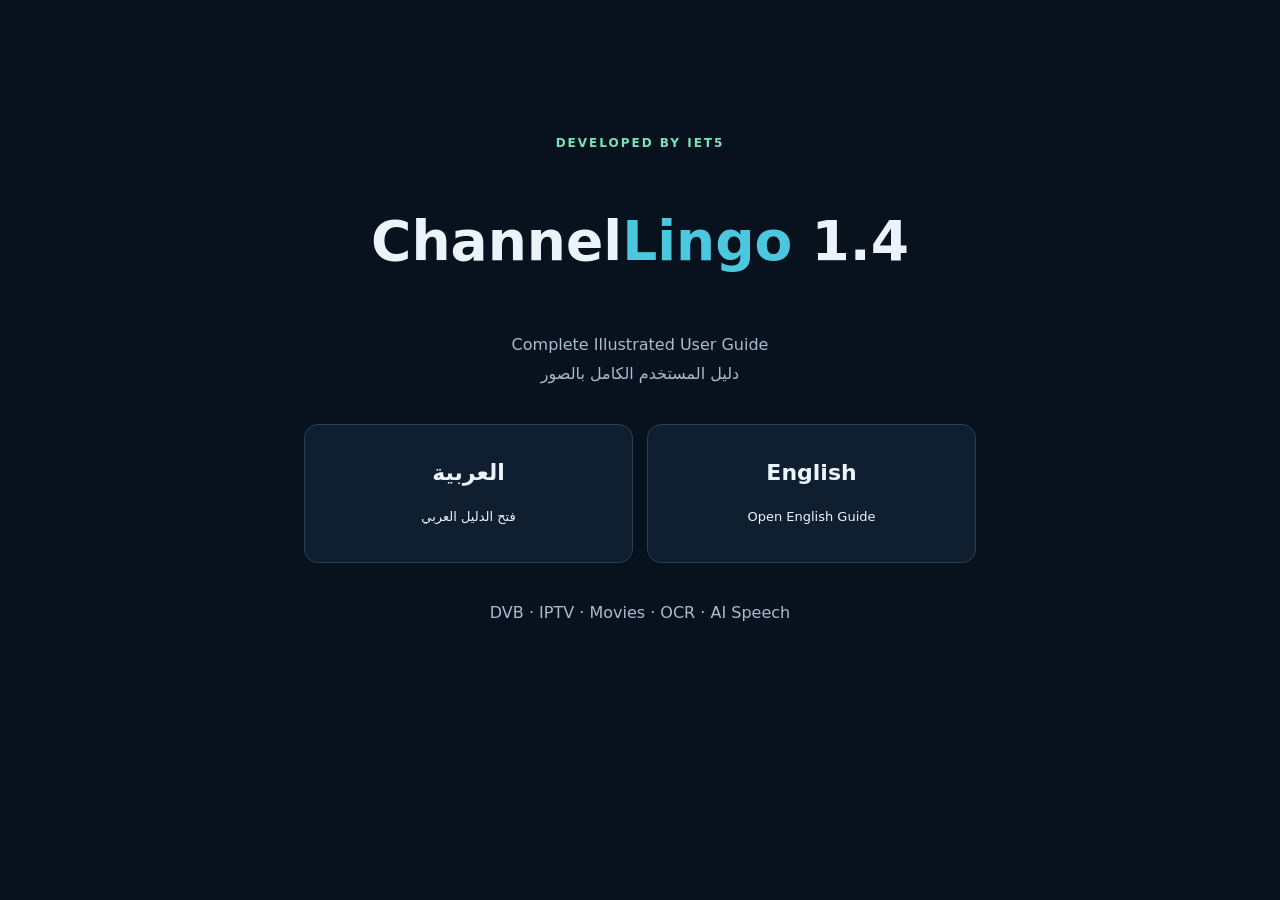
<file: User Guide/index.html>
<!doctype html><html lang="en"><head><meta charset="utf-8"><meta name="viewport" content="width=device-width,initial-scale=1"><title>ChannelLingo 1.4 — User Guide</title><link rel="stylesheet" href="style.css"><style>.pick{max-width:720px;margin:12vh auto;padding:24px;text-align:center}.pick h1{font-size:clamp(32px,5vw,55px)}.pick p{color:var(--muted)}.choices{display:grid;grid-template-columns:1fr 1fr;gap:14px;margin:35px 0}.choices a{display:block;background:var(--panel);border:1px solid var(--line);padding:28px 14px;border-radius:14px;text-decoration:none;color:var(--text);font-size:22px;font-weight:700}.choices a:hover{border-color:var(--accent);background:var(--panel2)}@media(max-width:520px){.choices{grid-template-columns:1fr}}</style></head><body><main class="pick"><div class="eyebrow">Developed by iet5</div><h1>Channel<span style="color:var(--accent)">Lingo</span> 1.4</h1><p>Complete Illustrated User Guide<br>دليل المستخدم الكامل بالصور</p><div class="choices"><a href="ar.html" lang="ar" dir="rtl">العربية<br><small style="font-size:13px;font-weight:400">فتح الدليل العربي</small></a><a href="en.html" lang="en">English<br><small style="font-size:13px;font-weight:400">Open English Guide</small></a></div><p>DVB · IPTV · Movies · OCR · AI Speech</p></main></body></html>
</file>
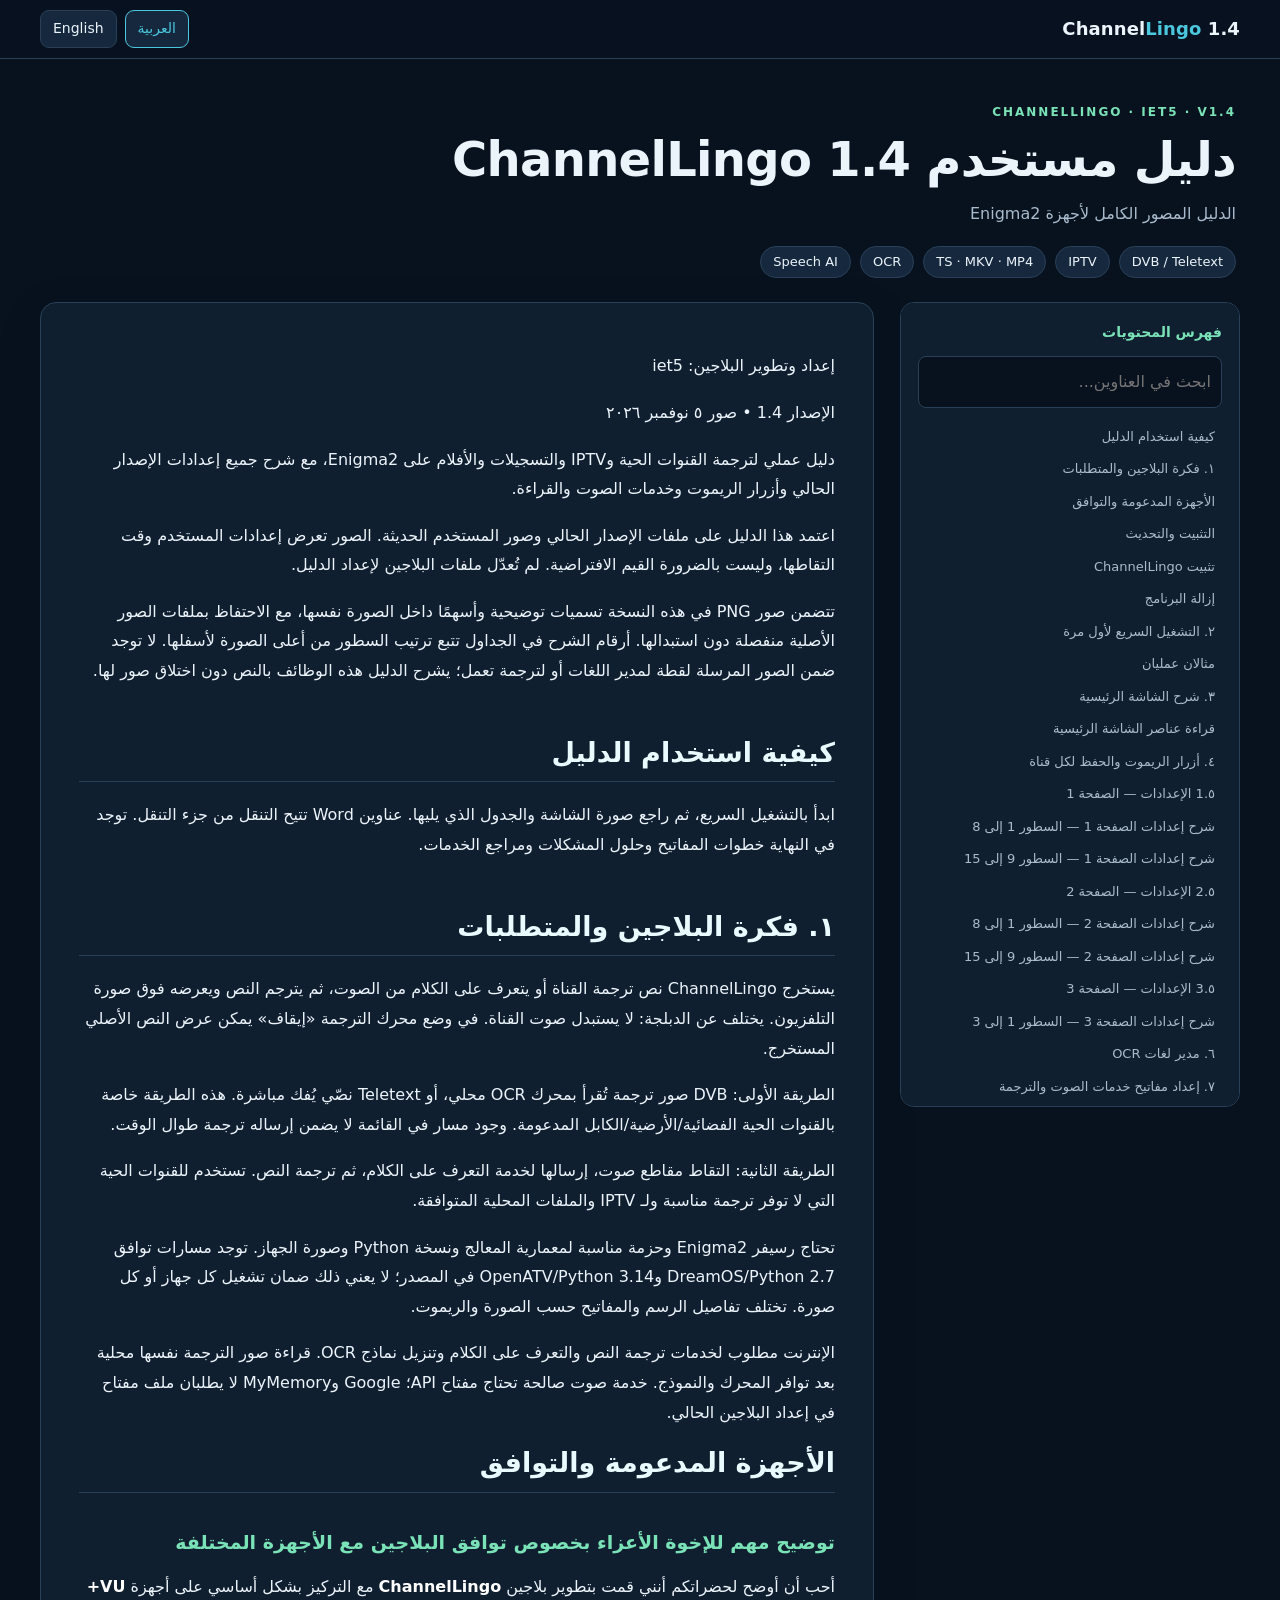
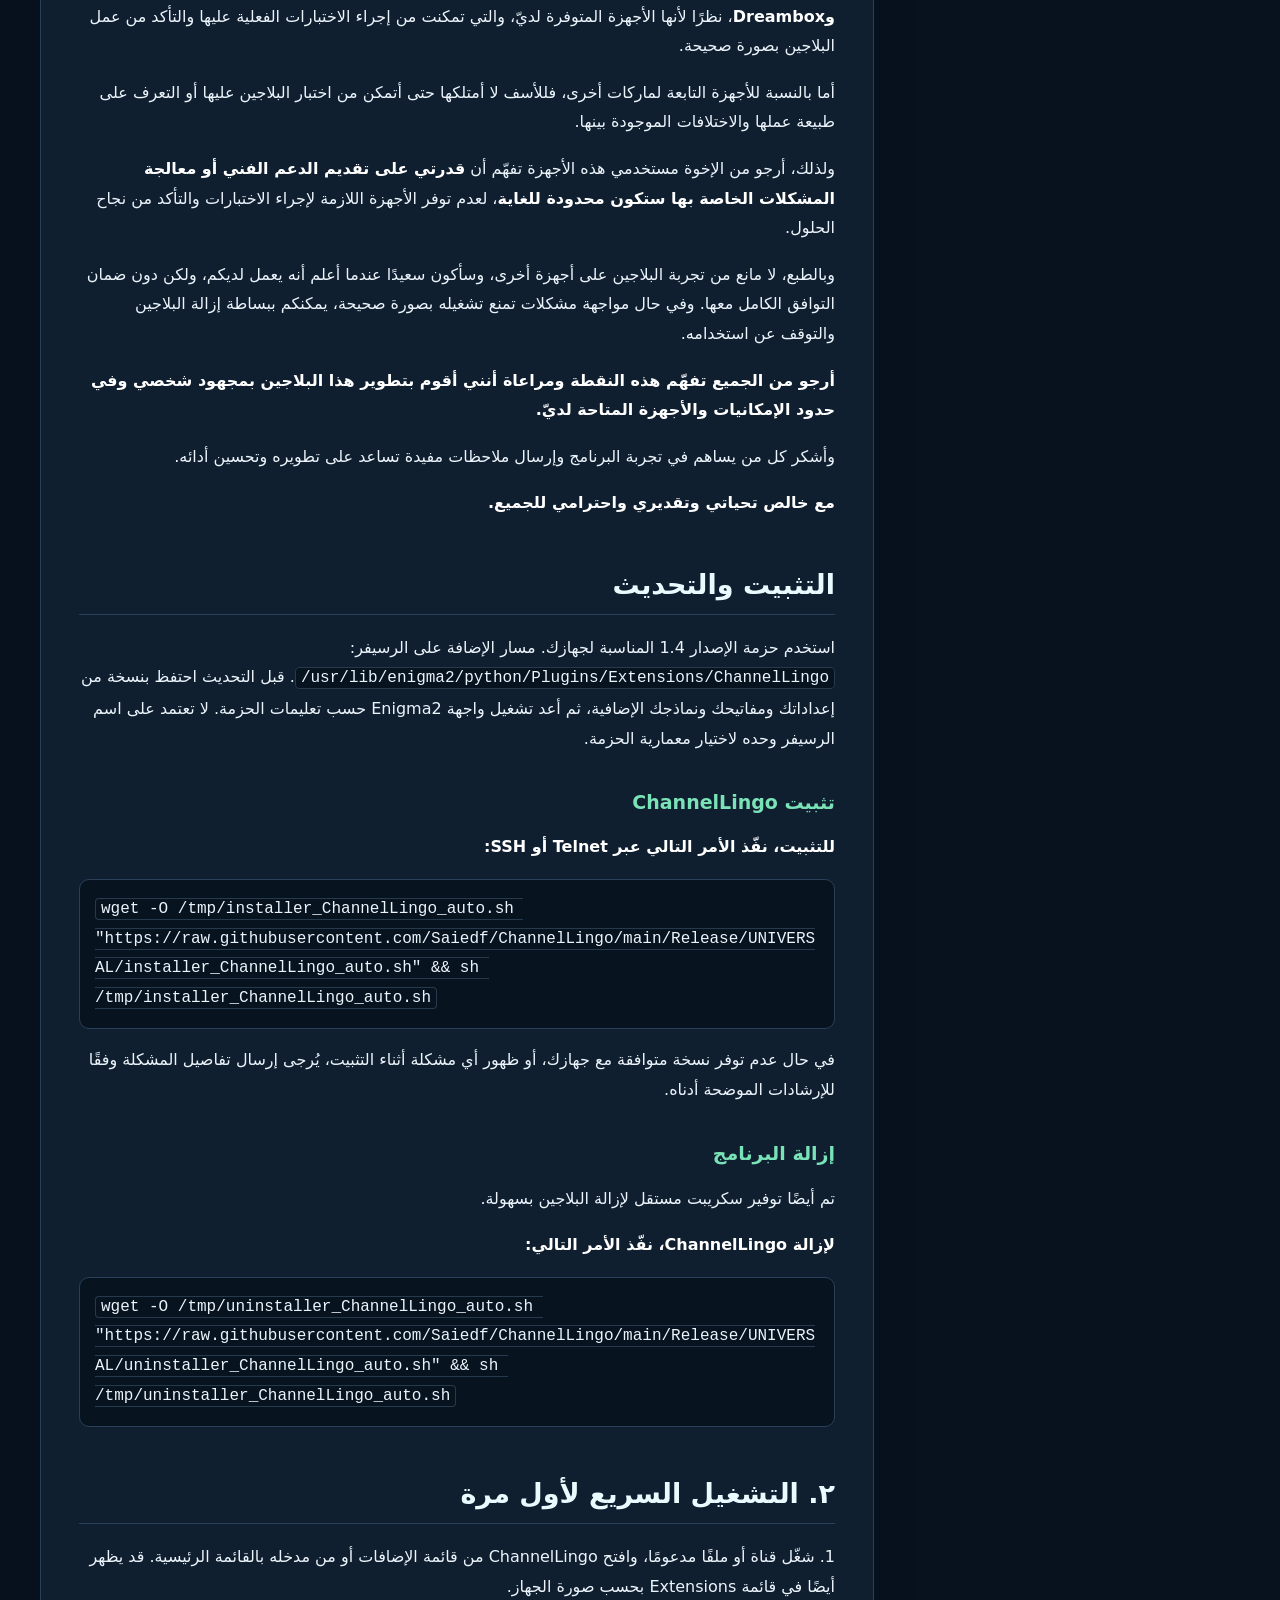
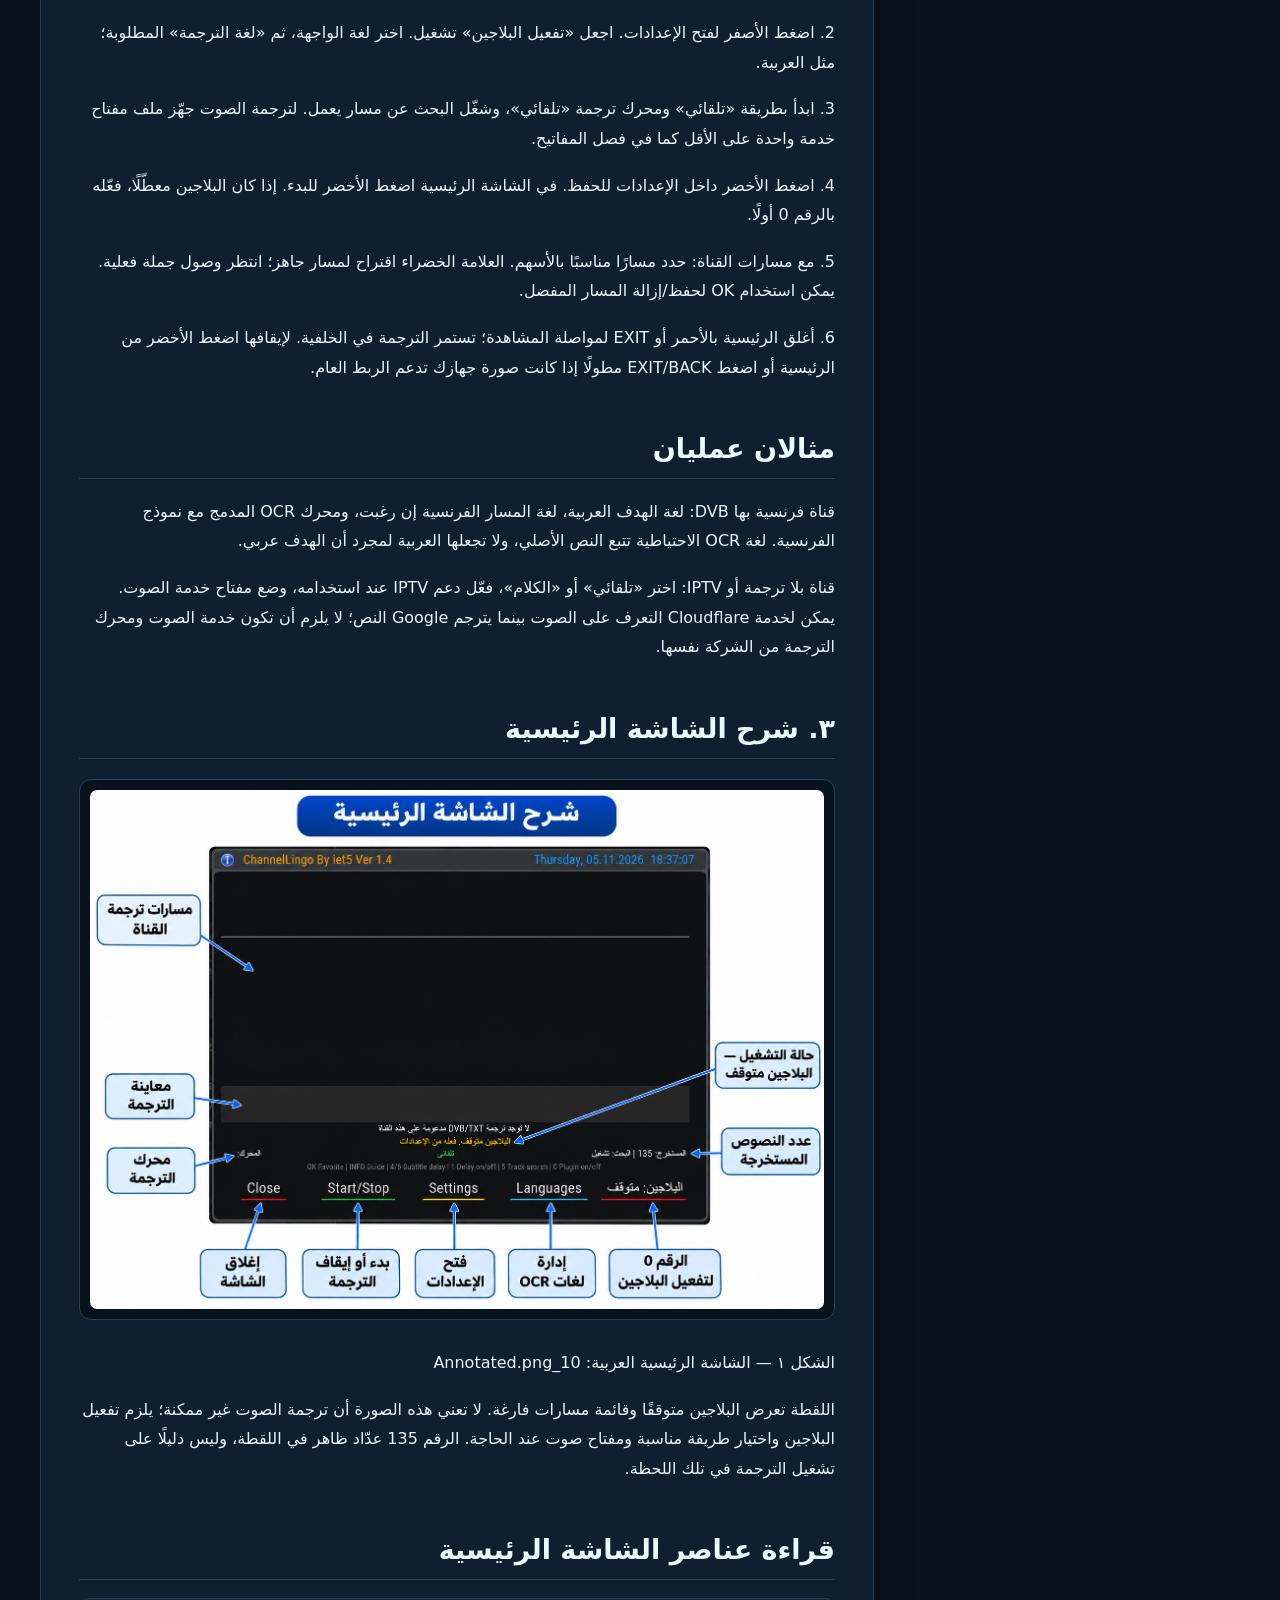
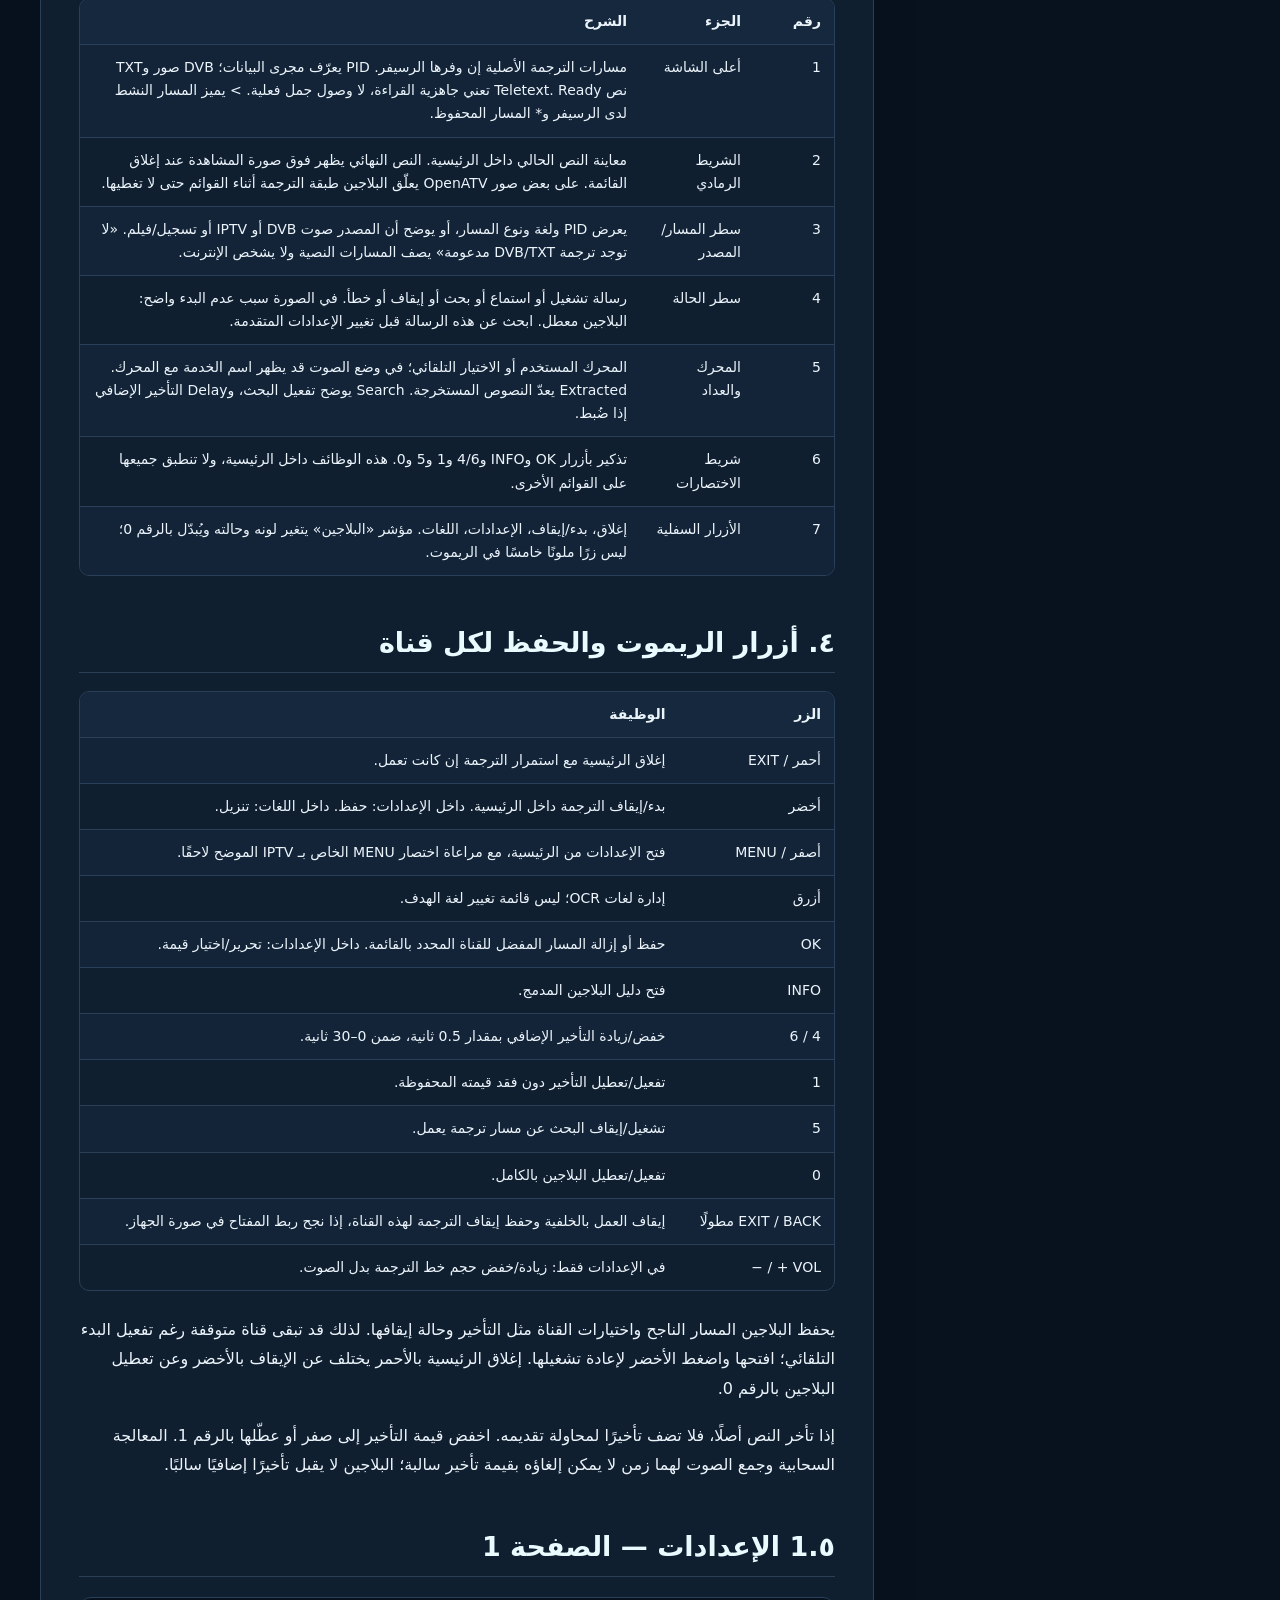
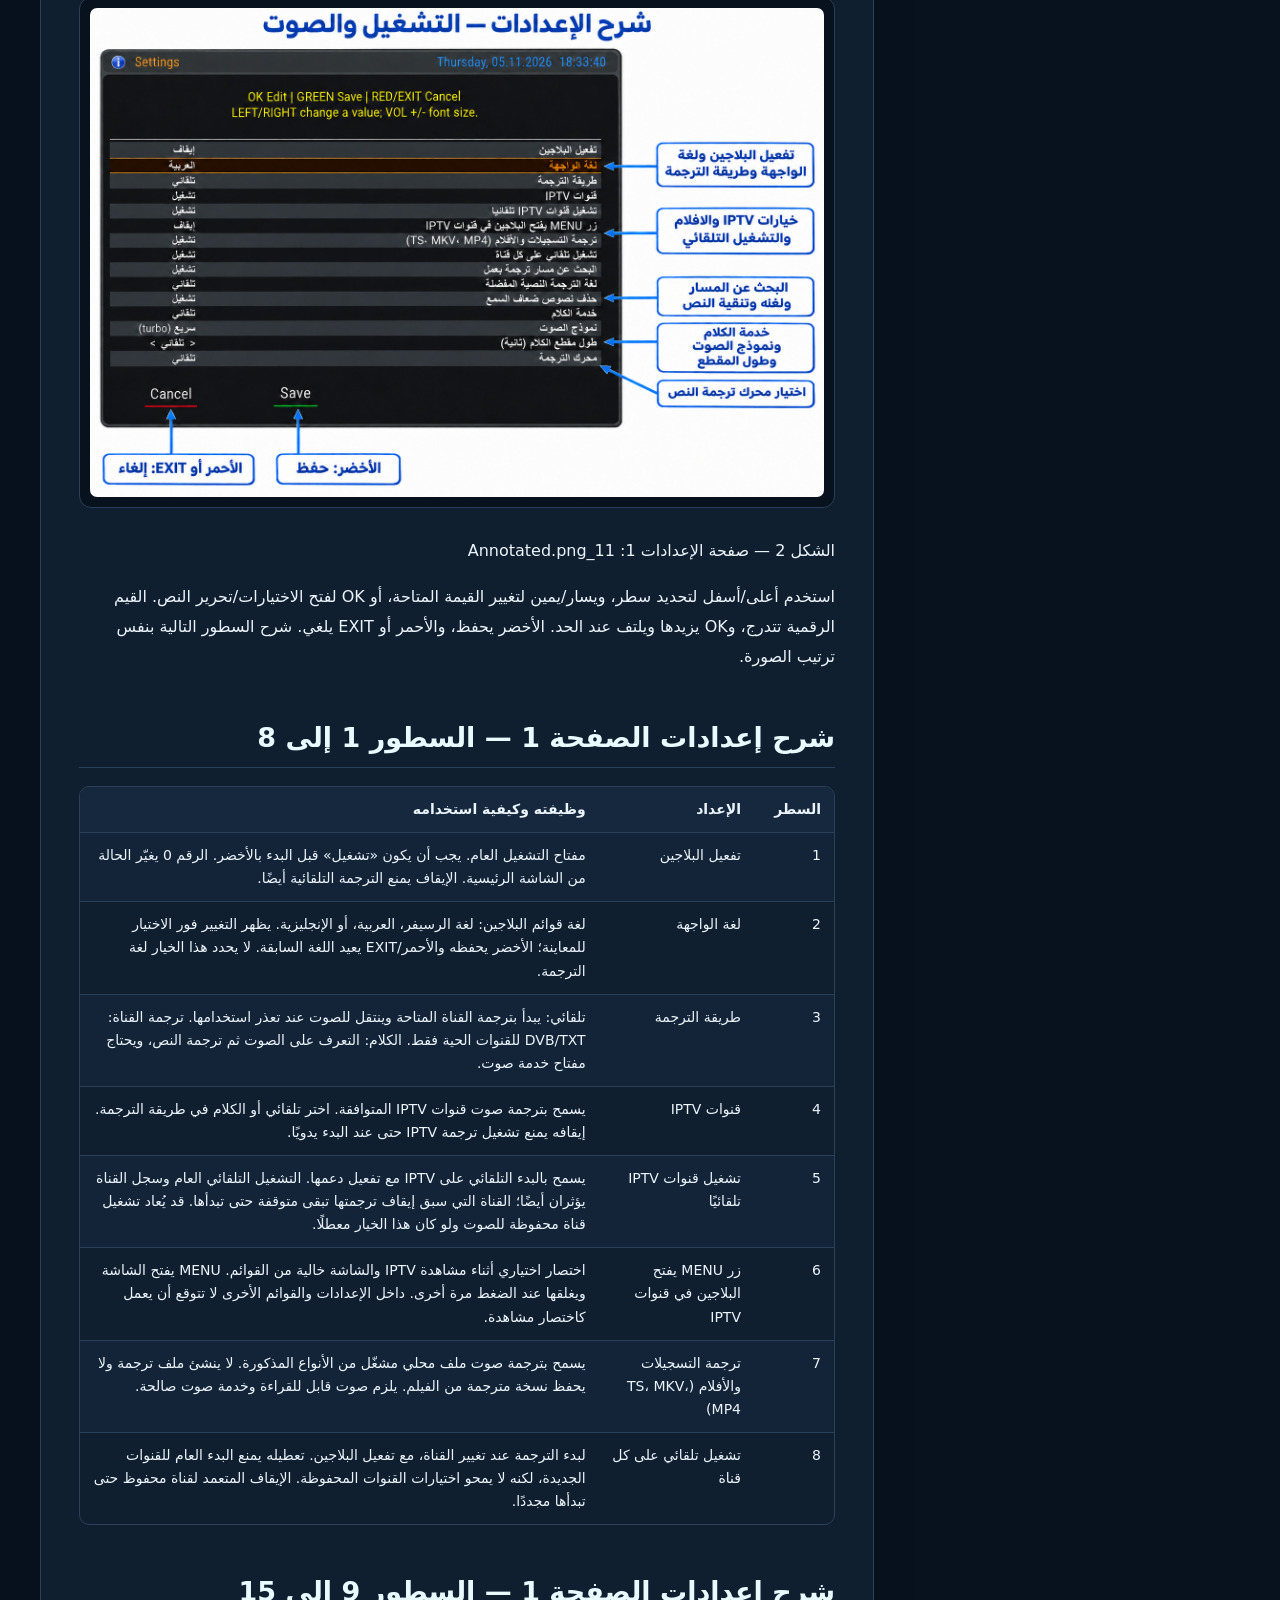
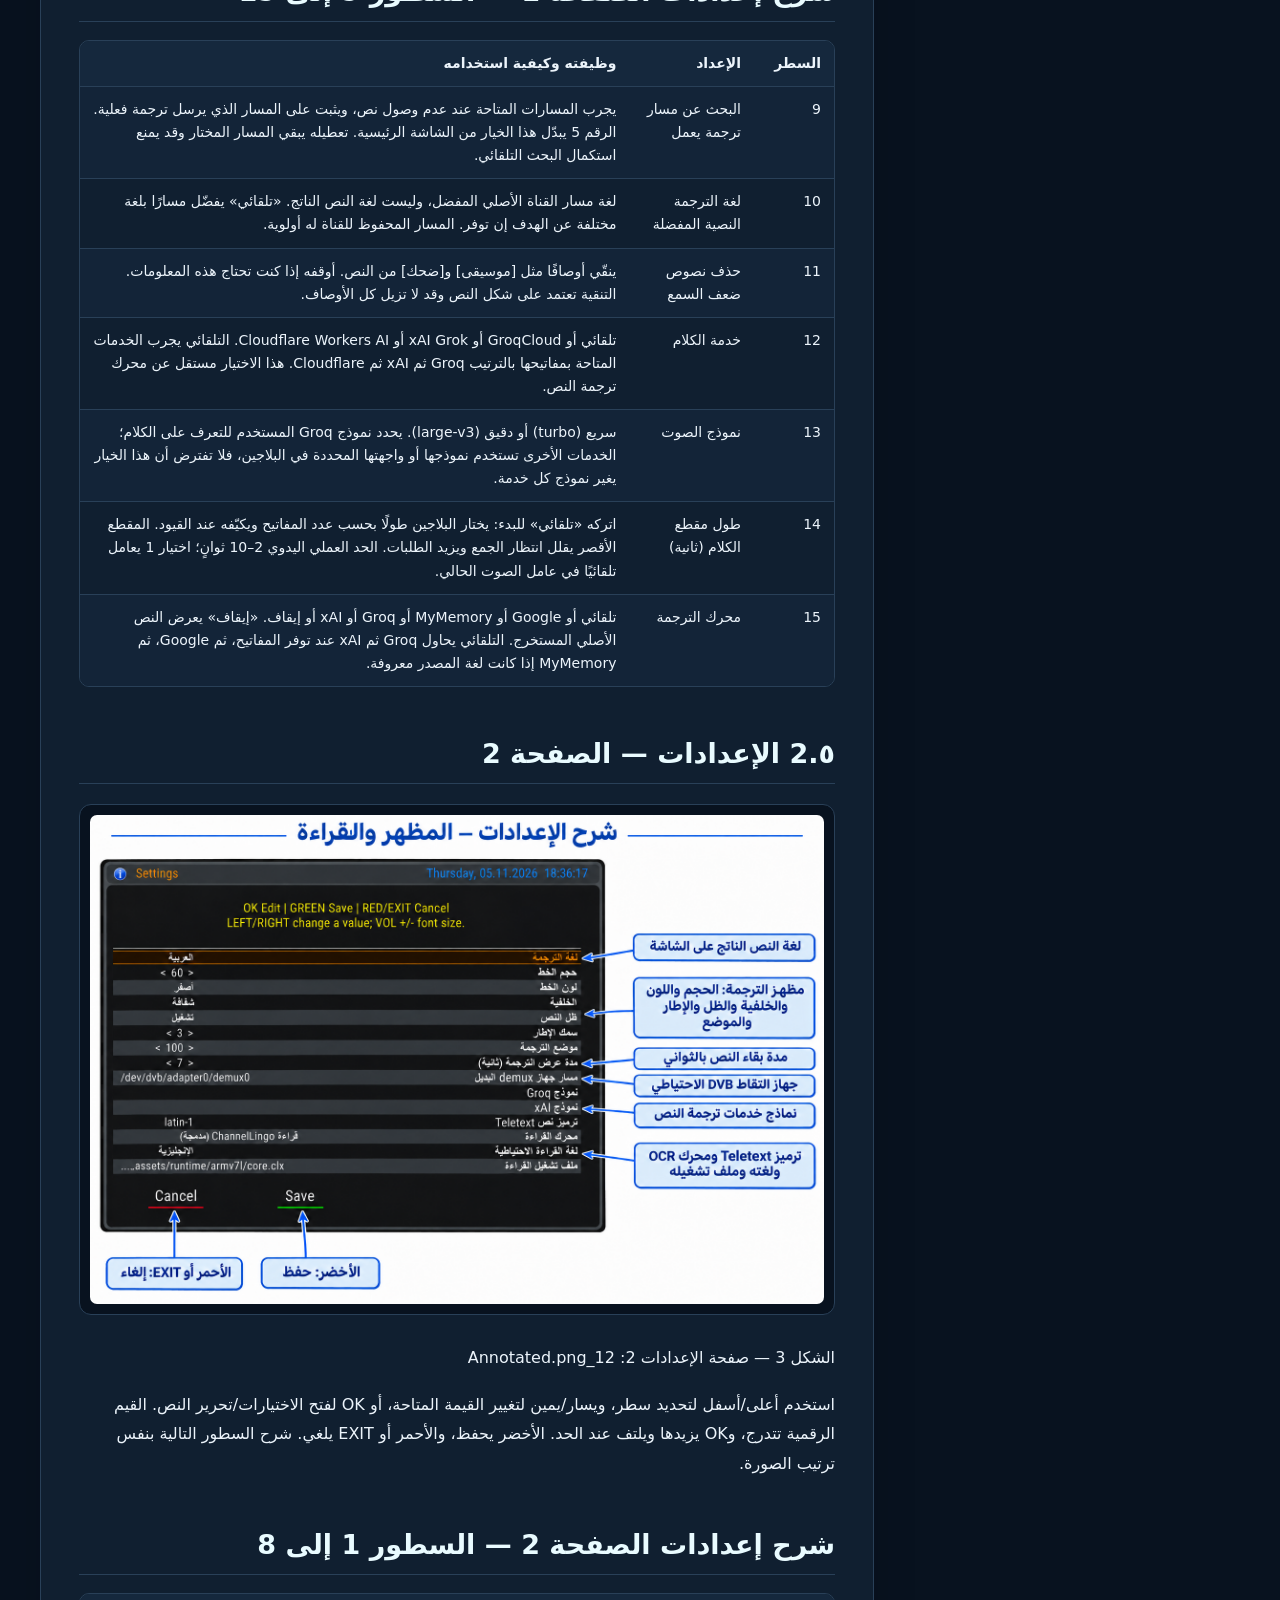
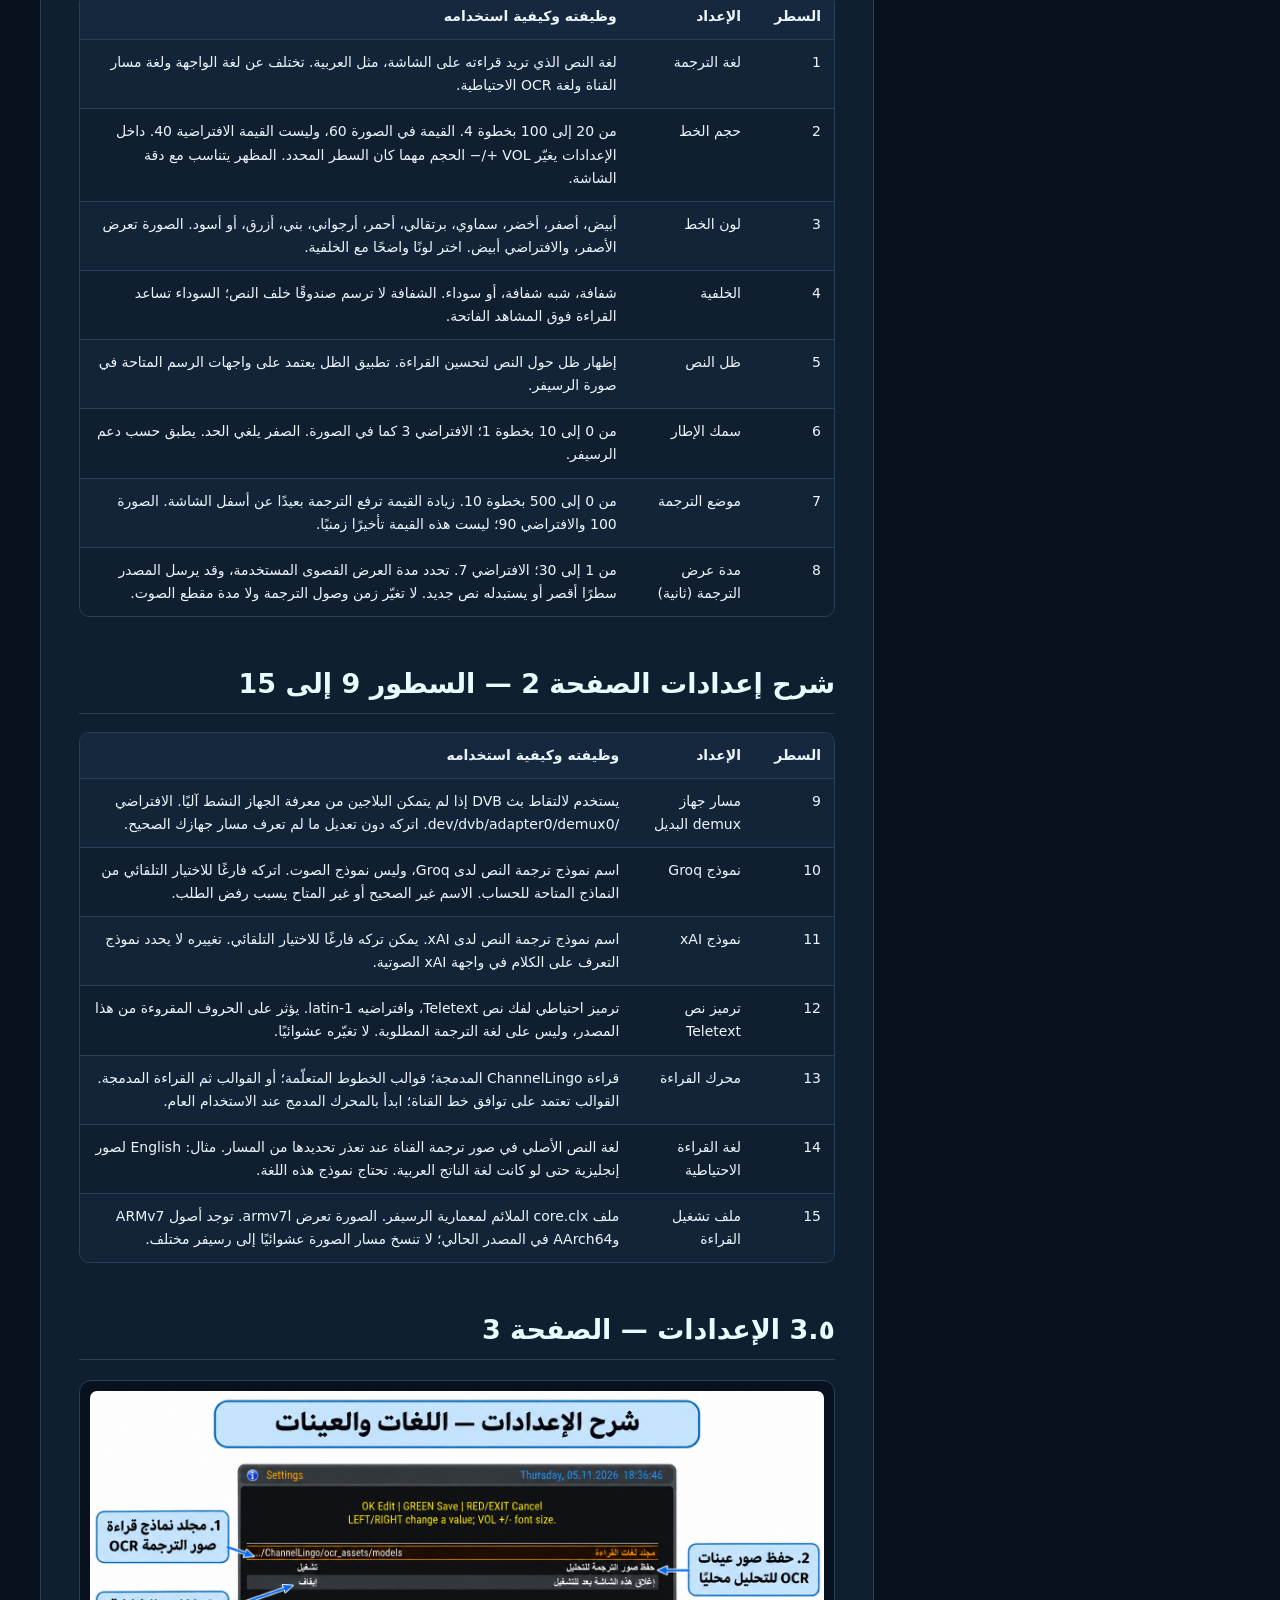
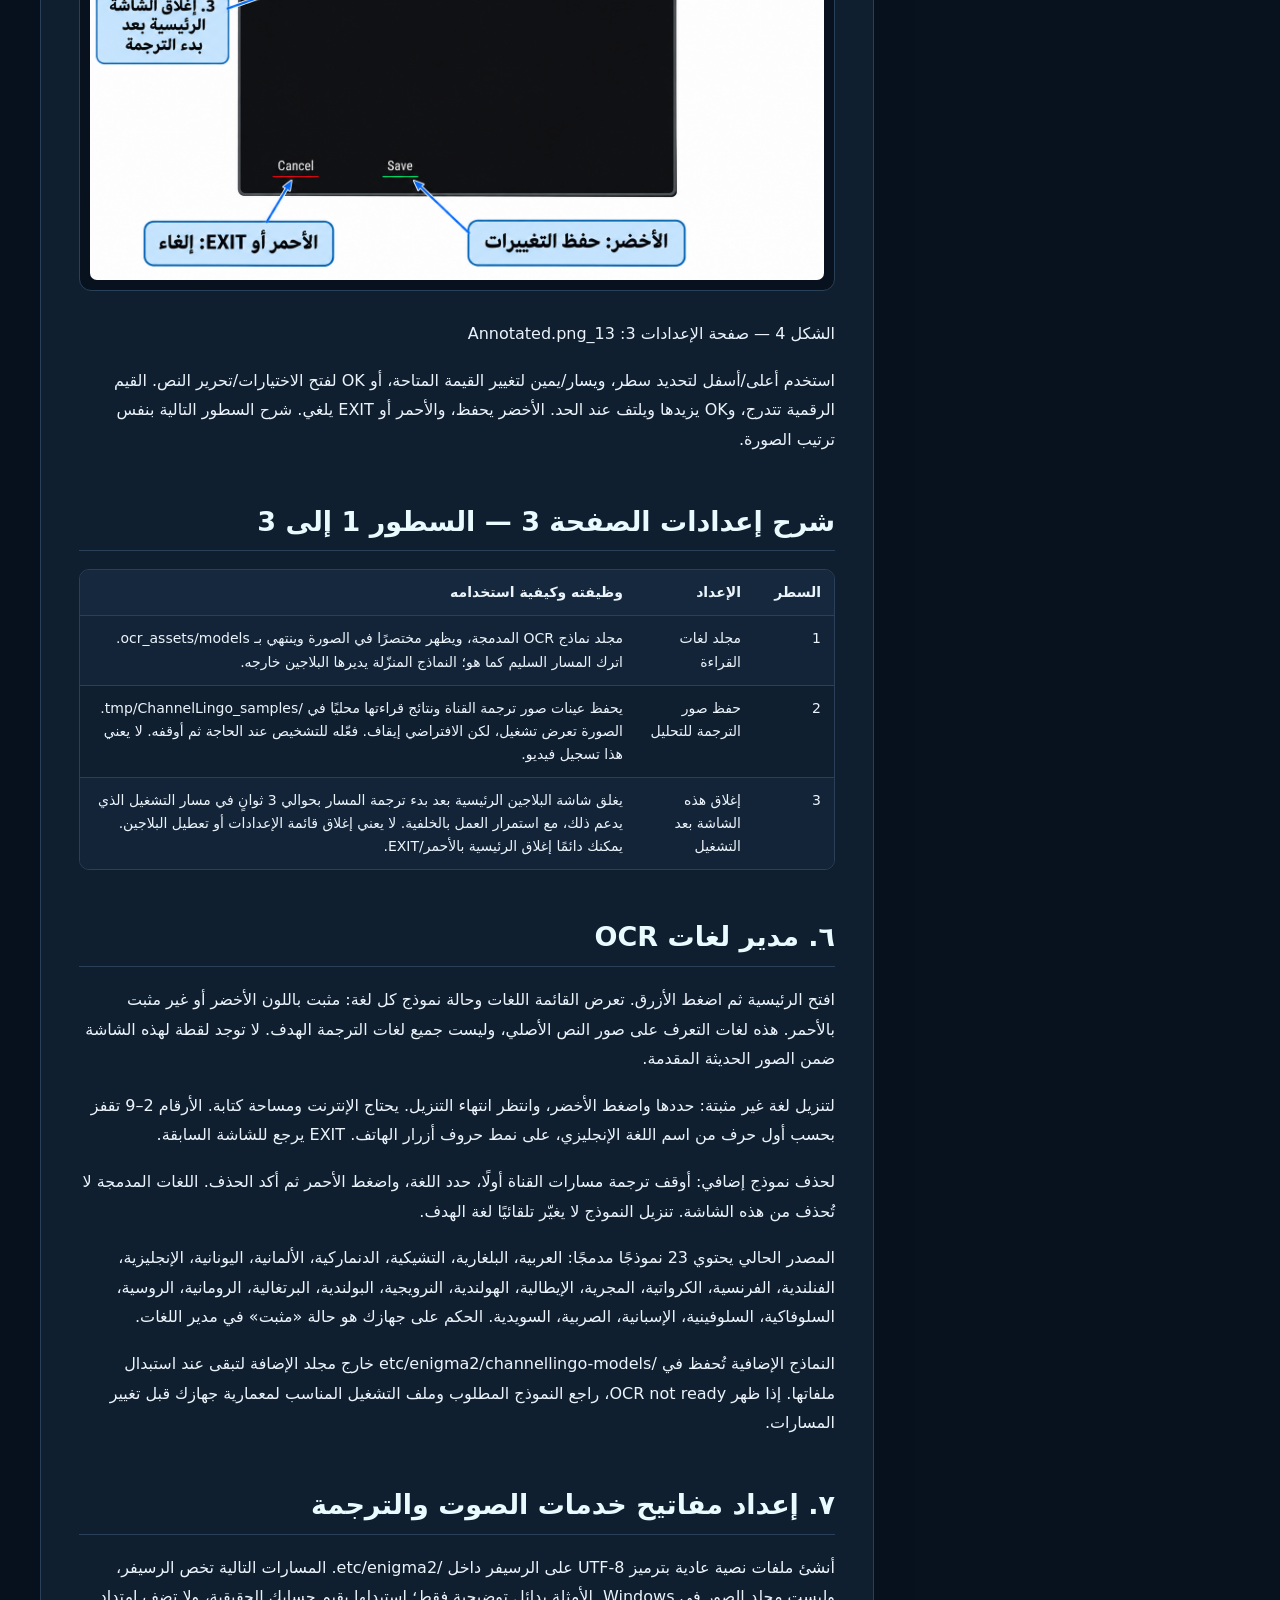
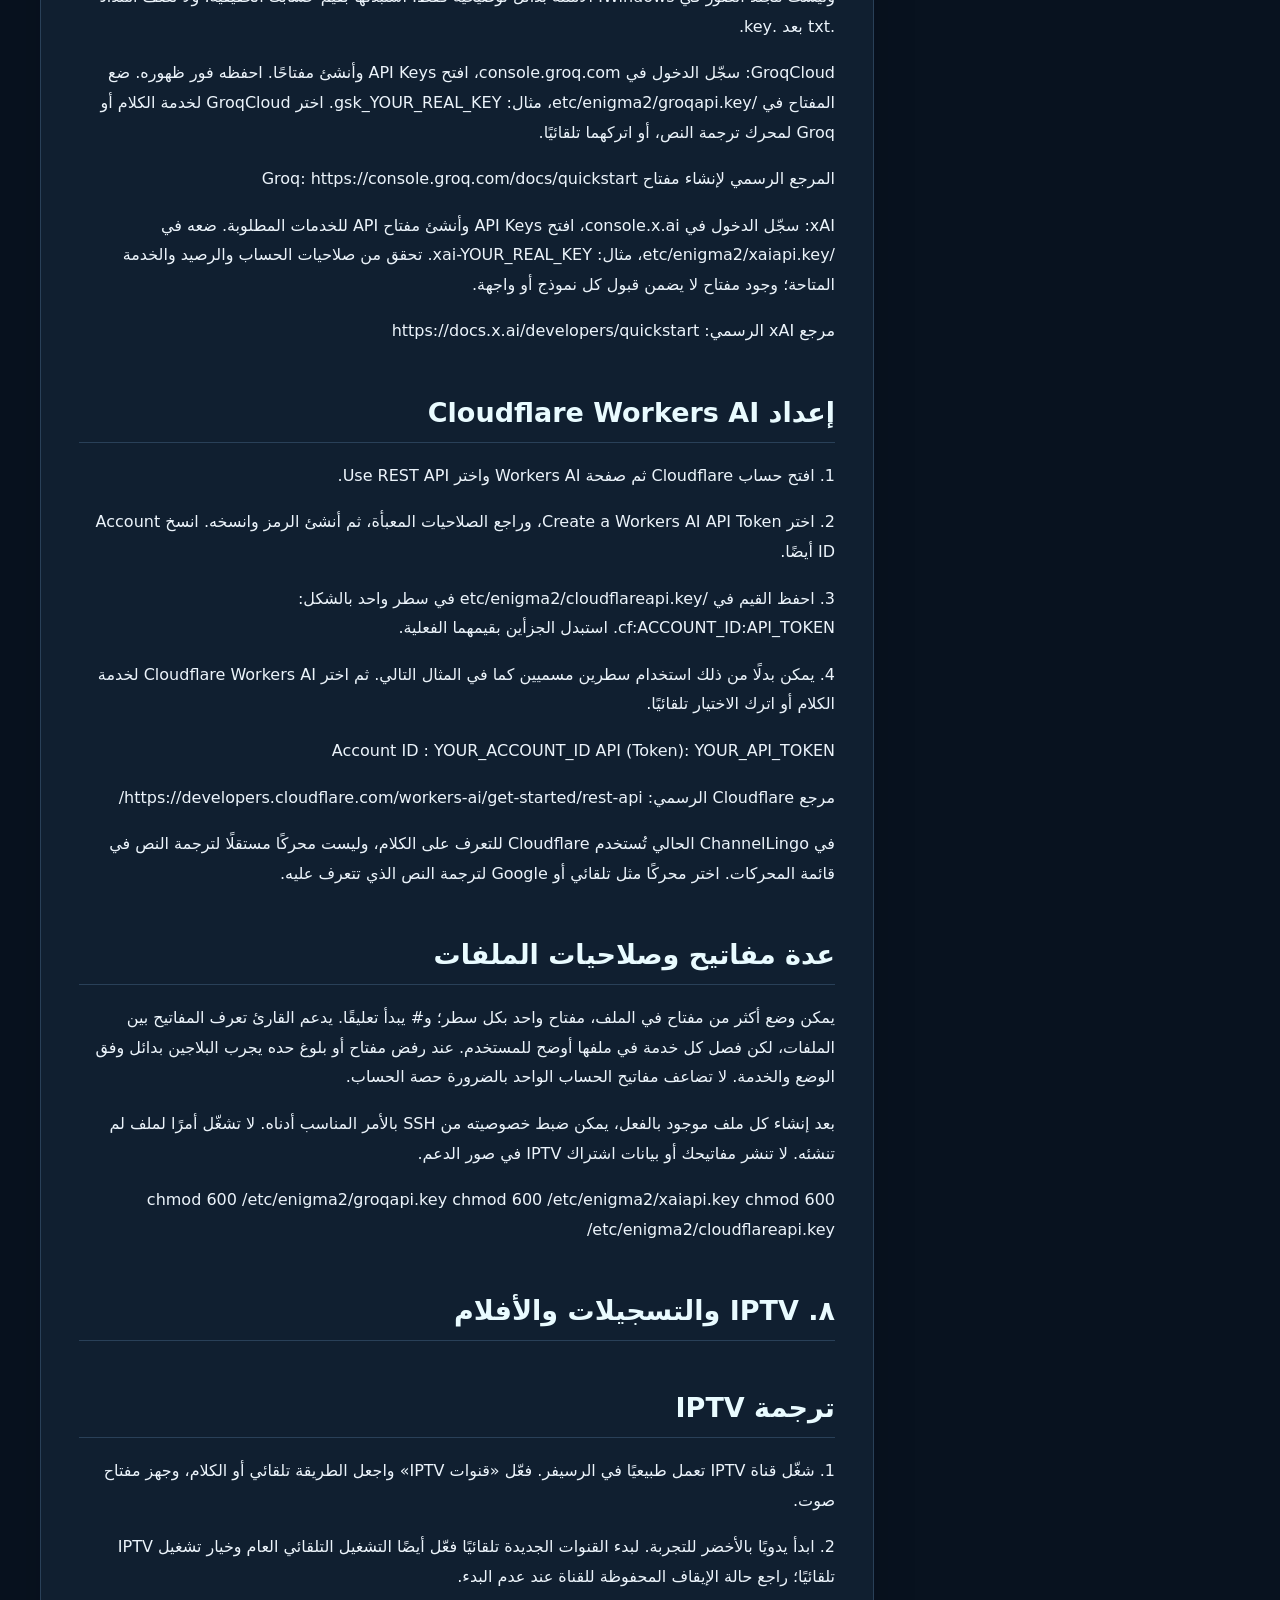
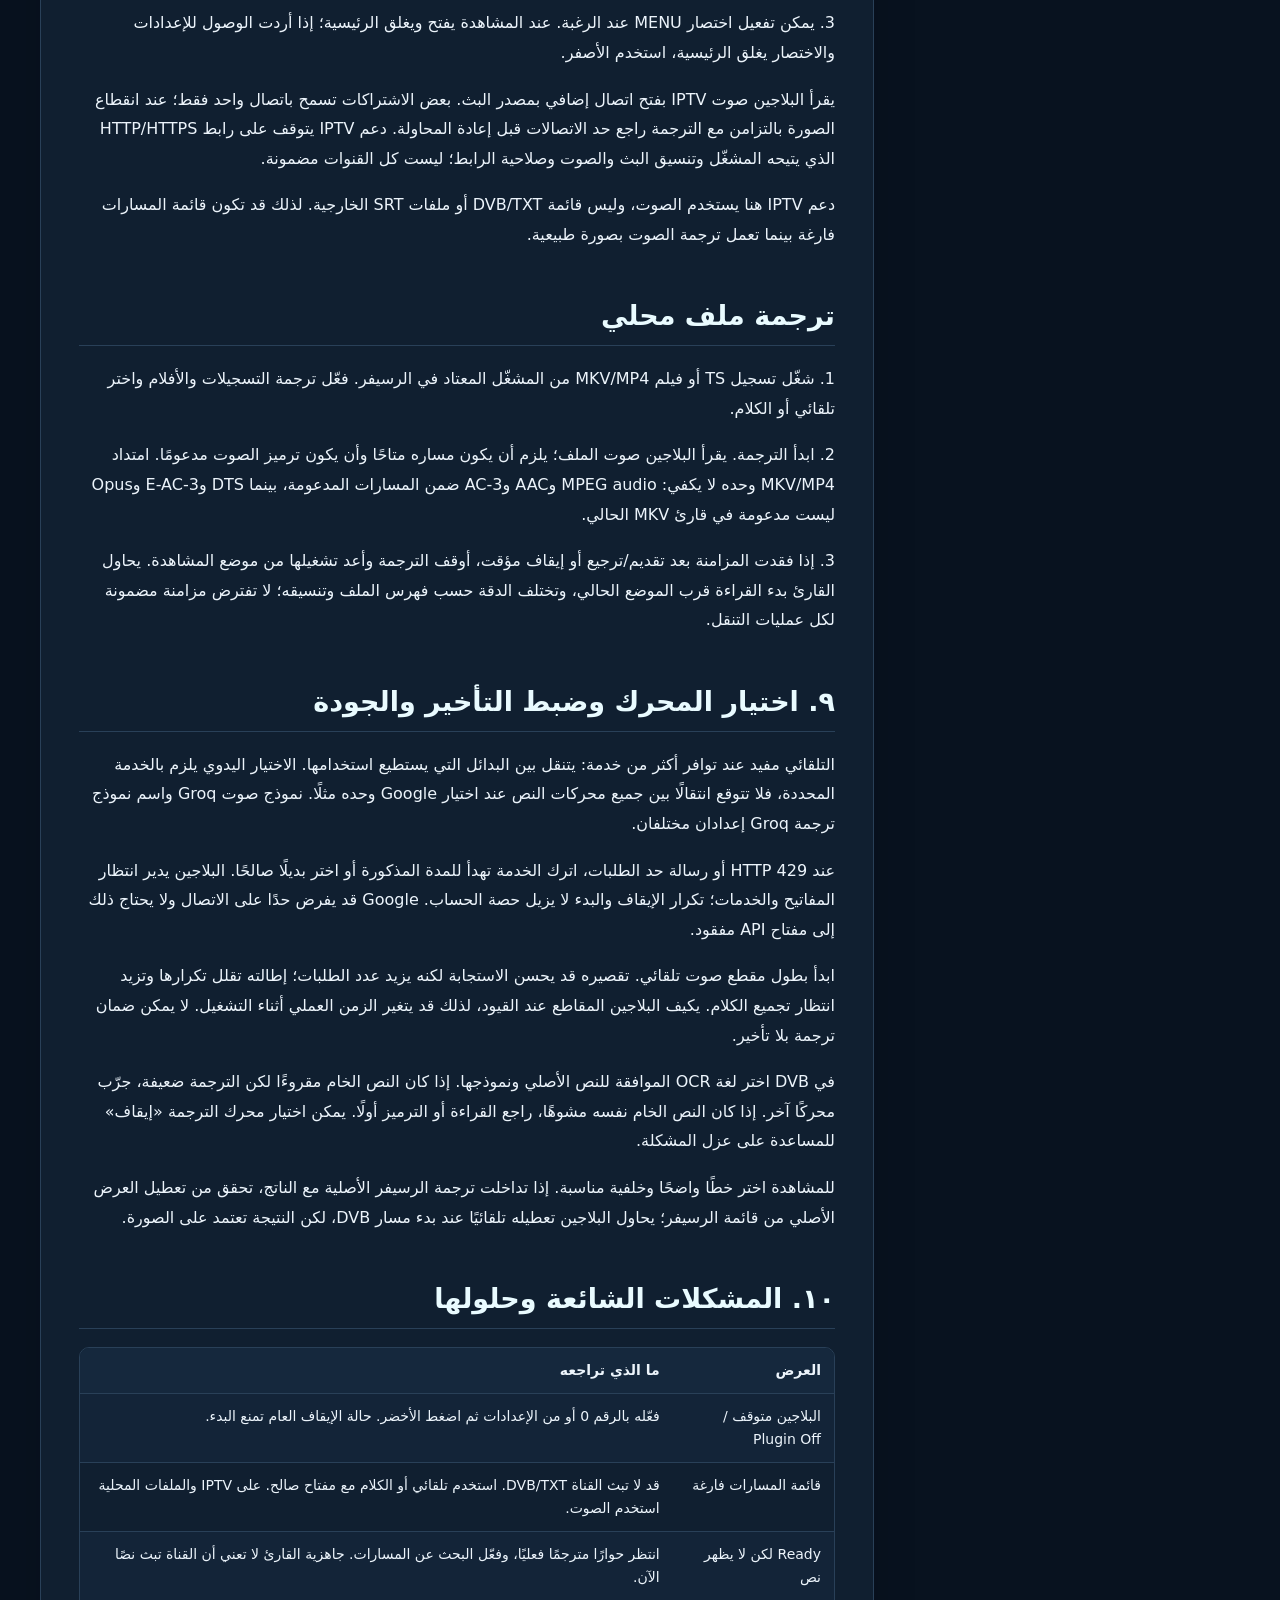
<file: User Guide/ar.html>
<!doctype html><html lang="ar" dir="rtl"><head><meta charset="utf-8"><meta name="viewport" content="width=device-width,initial-scale=1"><meta name="description" content="الدليل المصور الكامل لأجهزة Enigma2"><title>دليل مستخدم ChannelLingo 1.4 | iet5</title><link rel="stylesheet" href="style.css"><script src="app.js" defer></script></head><body>
<header class="topbar"><div class="topbar-inner"><a class="brand" href="index.html">Channel<span>Lingo</span> 1.4</a><nav class="navlinks"><a href="ar.html" class="active" lang="ar">العربية</a><a href="en.html" class="" lang="en">English</a></nav></div></header>
<section class="hero"><div class="eyebrow">ChannelLingo · iet5 · v1.4</div><h1>دليل مستخدم ChannelLingo 1.4</h1><p>الدليل المصور الكامل لأجهزة Enigma2</p><div class="pills"><span class="pill">DVB / Teletext</span><span class="pill">IPTV</span><span class="pill">TS · MKV · MP4</span><span class="pill">OCR</span><span class="pill">Speech AI</span></div></section>
<div class="layout"><aside class="sidebar"><h2>فهرس المحتويات</h2><input id="toc-search" type="search" placeholder="ابحث في العناوين..." aria-label="ابحث في العناوين..."><ul class="toc"><li><a class="" href="#section-1">كيفية استخدام الدليل</a></li><li><a class="" href="#section-2">١. فكرة البلاجين والمتطلبات</a></li><li><a class="" href="#supported-devices">الأجهزة المدعومة والتوافق</a></li><li><a class="" href="#section-3">التثبيت والتحديث</a></li><li><a class="" href="#install-command">تثبيت ChannelLingo</a></li><li><a class="" href="#uninstall-command">إزالة البرنامج</a></li><li><a class="" href="#section-4">٢. التشغيل السريع لأول مرة</a></li><li><a class="" href="#section-5">مثالان عمليان</a></li><li><a class="" href="#section-6">٣. شرح الشاشة الرئيسية</a></li><li><a class="" href="#section-7">قراءة عناصر الشاشة الرئيسية</a></li><li><a class="" href="#section-8">٤. أزرار الريموت والحفظ لكل قناة</a></li><li><a class="" href="#section-9">٥.1 الإعدادات — الصفحة 1</a></li><li><a class="" href="#section-10">شرح إعدادات الصفحة 1 — السطور 1 إلى 8</a></li><li><a class="" href="#section-11">شرح إعدادات الصفحة 1 — السطور 9 إلى 15</a></li><li><a class="" href="#section-12">٥.2 الإعدادات — الصفحة 2</a></li><li><a class="" href="#section-13">شرح إعدادات الصفحة 2 — السطور 1 إلى 8</a></li><li><a class="" href="#section-14">شرح إعدادات الصفحة 2 — السطور 9 إلى 15</a></li><li><a class="" href="#section-15">٥.3 الإعدادات — الصفحة 3</a></li><li><a class="" href="#section-16">شرح إعدادات الصفحة 3 — السطور 1 إلى 3</a></li><li><a class="" href="#section-17">٦. مدير لغات OCR</a></li><li><a class="" href="#section-18">٧. إعداد مفاتيح خدمات الصوت والترجمة</a></li><li><a class="" href="#section-19">إعداد Cloudflare Workers AI</a></li><li><a class="" href="#section-20">عدة مفاتيح وصلاحيات الملفات</a></li><li><a class="" href="#section-21">٨. IPTV والتسجيلات والأفلام</a></li><li><a class="" href="#section-22">ترجمة IPTV</a></li><li><a class="" href="#section-23">ترجمة ملف محلي</a></li><li><a class="" href="#section-24">٩. اختيار المحرك وضبط التأخير والجودة</a></li><li><a class="" href="#section-25">١٠. المشكلات الشائعة وحلولها</a></li><li><a class="" href="#section-26">مشكلات التشغيل والعرض</a></li><li><a class="" href="#section-27">١١. الملفات والدعم والخصوصية</a></li></ul></aside><main class="content"><p class="intro">إعداد وتطوير البلاجين: iet5</p><p class="intro">الإصدار 1.4 • صور ٥ نوفمبر ٢٠٢٦</p><p>دليل عملي لترجمة القنوات الحية وIPTV والتسجيلات والأفلام على Enigma2، مع شرح جميع إعدادات الإصدار الحالي وأزرار الريموت وخدمات الصوت والقراءة.</p><p>اعتمد هذا الدليل على ملفات الإصدار الحالي وصور المستخدم الحديثة. الصور تعرض إعدادات المستخدم وقت التقاطها، وليست بالضرورة القيم الافتراضية. لم تُعدّل ملفات البلاجين لإعداد الدليل.</p><p>تتضمن صور PNG في هذه النسخة تسميات توضيحية وأسهمًا داخل الصورة نفسها، مع الاحتفاظ بملفات الصور الأصلية منفصلة دون استبدالها. أرقام الشرح في الجداول تتبع ترتيب السطور من أعلى الصورة لأسفلها. لا توجد ضمن الصور المرسلة لقطة لمدير اللغات أو لترجمة تعمل؛ يشرح الدليل هذه الوظائف بالنص دون اختلاق صور لها.</p><h2 id="section-1">كيفية استخدام الدليل</h2><p>ابدأ بالتشغيل السريع، ثم راجع صورة الشاشة والجدول الذي يليها. عناوين Word تتيح التنقل من جزء التنقل. توجد في النهاية خطوات المفاتيح وحلول المشكلات ومراجع الخدمات.</p><h2 id="section-2">١. فكرة البلاجين والمتطلبات</h2><p>يستخرج ChannelLingo نص ترجمة القناة أو يتعرف على الكلام من الصوت، ثم يترجم النص ويعرضه فوق صورة التلفزيون. يختلف عن الدبلجة: لا يستبدل صوت القناة. في وضع محرك الترجمة «إيقاف» يمكن عرض النص الأصلي المستخرج.</p><p>الطريقة الأولى: DVB صور ترجمة تُقرأ بمحرك OCR محلي، أو Teletext نصّي يُفك مباشرة. هذه الطريقة خاصة بالقنوات الحية الفضائية/الأرضية/الكابل المدعومة. وجود مسار في القائمة لا يضمن إرساله ترجمة طوال الوقت.</p><p>الطريقة الثانية: التقاط مقاطع صوت، إرسالها لخدمة التعرف على الكلام، ثم ترجمة النص. تستخدم للقنوات الحية التي لا توفر ترجمة مناسبة ولـ IPTV والملفات المحلية المتوافقة.</p><p>تحتاج رسيفر Enigma2 وحزمة مناسبة لمعمارية المعالج ونسخة Python وصورة الجهاز. توجد مسارات توافق DreamOS/Python 2.7 وOpenATV/Python 3.14 في المصدر؛ لا يعني ذلك ضمان تشغيل كل جهاز أو كل صورة. تختلف تفاصيل الرسم والمفاتيح حسب الصورة والريموت.</p><p>الإنترنت مطلوب لخدمات ترجمة النص والتعرف على الكلام وتنزيل نماذج OCR. قراءة صور الترجمة نفسها محلية بعد توافر المحرك والنموذج. خدمة صوت صالحة تحتاج مفتاح API؛ Google وMyMemory لا يطلبان ملف مفتاح في إعداد البلاجين الحالي.</p><section class="compatibility-section" aria-labelledby="supported-devices"><h2 id="supported-devices">الأجهزة المدعومة والتوافق</h2><h3>توضيح مهم للإخوة الأعزاء بخصوص توافق البلاجين مع الأجهزة المختلفة</h3><p>أحب أن أوضح لحضراتكم أنني قمت بتطوير بلاجين <strong>ChannelLingo</strong> مع التركيز بشكل أساسي على أجهزة <strong>VU+ وDreambox</strong>، نظرًا لأنها الأجهزة المتوفرة لديّ، والتي تمكنت من إجراء الاختبارات الفعلية عليها والتأكد من عمل البلاجين بصورة صحيحة.</p><p>أما بالنسبة للأجهزة التابعة لماركات أخرى، فللأسف لا أمتلكها حتى أتمكن من اختبار البلاجين عليها أو التعرف على طبيعة عملها والاختلافات الموجودة بينها.</p><p>ولذلك، أرجو من الإخوة مستخدمي هذه الأجهزة تفهّم أن <strong>قدرتي على تقديم الدعم الفني أو معالجة المشكلات الخاصة بها ستكون محدودة للغاية</strong>، لعدم توفر الأجهزة اللازمة لإجراء الاختبارات والتأكد من نجاح الحلول.</p><p>وبالطبع، لا مانع من تجربة البلاجين على أجهزة أخرى، وسأكون سعيدًا عندما أعلم أنه يعمل لديكم، ولكن دون ضمان التوافق الكامل معها. وفي حال مواجهة مشكلات تمنع تشغيله بصورة صحيحة، يمكنكم ببساطة إزالة البلاجين والتوقف عن استخدامه.</p><p><strong>أرجو من الجميع تفهّم هذه النقطة ومراعاة أنني أقوم بتطوير هذا البلاجين بمجهود شخصي وفي حدود الإمكانيات والأجهزة المتاحة لديّ.</strong></p><p>وأشكر كل من يساهم في تجربة البرنامج وإرسال ملاحظات مفيدة تساعد على تطويره وتحسين أدائه.</p><p><strong>مع خالص تحياتي وتقديري واحترامي للجميع.</strong></p></section><h2 id="section-3">التثبيت والتحديث</h2><p>استخدم حزمة الإصدار 1.4 المناسبة لجهازك. مسار الإضافة على الرسيفر: <code>/usr/lib/enigma2/python/Plugins/Extensions/ChannelLingo</code>. قبل التحديث احتفظ بنسخة من إعداداتك ومفاتيحك ونماذجك الإضافية، ثم أعد تشغيل واجهة Enigma2 حسب تعليمات الحزمة. لا تعتمد على اسم الرسيفر وحده لاختيار معمارية الحزمة.</p><h3 id="install-command">تثبيت ChannelLingo</h3><p><strong>للتثبيت، نفّذ الأمر التالي عبر Telnet أو SSH:</strong></p><pre style="overflow-x:auto;direction:ltr;text-align:left;background:#07131f;border:1px solid #294058;border-radius:10px;padding:15px;white-space:pre-wrap;overflow-wrap:anywhere"><code>wget -O /tmp/installer_ChannelLingo_auto.sh "https://raw.githubusercontent.com/Saiedf/ChannelLingo/main/Release/UNIVERSAL/installer_ChannelLingo_auto.sh" && sh /tmp/installer_ChannelLingo_auto.sh</code></pre><p>في حال عدم توفر نسخة متوافقة مع جهازك، أو ظهور أي مشكلة أثناء التثبيت، يُرجى إرسال تفاصيل المشكلة وفقًا للإرشادات الموضحة أدناه.</p><h3 id="uninstall-command">إزالة البرنامج</h3><p>تم أيضًا توفير سكريبت مستقل لإزالة البلاجين بسهولة.</p><p><strong>لإزالة ChannelLingo، نفّذ الأمر التالي:</strong></p><pre style="overflow-x:auto;direction:ltr;text-align:left;background:#07131f;border:1px solid #294058;border-radius:10px;padding:15px;white-space:pre-wrap;overflow-wrap:anywhere"><code>wget -O /tmp/uninstaller_ChannelLingo_auto.sh "https://raw.githubusercontent.com/Saiedf/ChannelLingo/main/Release/UNIVERSAL/uninstaller_ChannelLingo_auto.sh" && sh /tmp/uninstaller_ChannelLingo_auto.sh</code></pre><h2 id="section-4">٢. التشغيل السريع لأول مرة</h2><p>1. شغّل قناة أو ملفًا مدعومًا، وافتح ChannelLingo من قائمة الإضافات أو من مدخله بالقائمة الرئيسية. قد يظهر أيضًا في قائمة Extensions بحسب صورة الجهاز.</p><p>2. اضغط الأصفر لفتح الإعدادات. اجعل «تفعيل البلاجين» تشغيل. اختر لغة الواجهة، ثم «لغة الترجمة» المطلوبة؛ مثل العربية.</p><p>3. ابدأ بطريقة «تلقائي» ومحرك ترجمة «تلقائي»، وشغّل البحث عن مسار يعمل. لترجمة الصوت جهّز ملف مفتاح خدمة واحدة على الأقل كما في فصل المفاتيح.</p><p>4. اضغط الأخضر داخل الإعدادات للحفظ. في الشاشة الرئيسية اضغط الأخضر للبدء. إذا كان البلاجين معطّلًا، فعّله بالرقم 0 أولًا.</p><p>5. مع مسارات القناة: حدد مسارًا مناسبًا بالأسهم. العلامة الخضراء اقتراح لمسار جاهز؛ انتظر وصول جملة فعلية. يمكن استخدام OK لحفظ/إزالة المسار المفضل.</p><p>6. أغلق الرئيسية بالأحمر أو EXIT لمواصلة المشاهدة؛ تستمر الترجمة في الخلفية. لإيقافها اضغط الأخضر من الرئيسية أو اضغط EXIT/BACK مطولًا إذا كانت صورة جهازك تدعم الربط العام.</p><h2 id="section-5">مثالان عمليان</h2><p>قناة فرنسية بها DVB: لغة الهدف العربية، لغة المسار الفرنسية إن رغبت، ومحرك OCR المدمج مع نموذج الفرنسية. لغة OCR الاحتياطية تتبع النص الأصلي، ولا تجعلها العربية لمجرد أن الهدف عربي.</p><p>قناة بلا ترجمة أو IPTV: اختر «تلقائي» أو «الكلام»، فعّل دعم IPTV عند استخدامه، وضع مفتاح خدمة الصوت. يمكن لخدمة Cloudflare التعرف على الصوت بينما يترجم Google النص؛ لا يلزم أن تكون خدمة الصوت ومحرك الترجمة من الشركة نفسها.</p><h2 id="section-6">٣. شرح الشاشة الرئيسية</h2><p></p><figure><img src="assets/ar-386230fc61ec.png" loading="lazy" alt="ChannelLingo ar screenshot" /></figure><p>الشكل ١ — الشاشة الرئيسية العربية: 10_Annotated.png</p><p>اللقطة تعرض البلاجين متوقفًا وقائمة مسارات فارغة. لا تعني هذه الصورة أن ترجمة الصوت غير ممكنة؛ يلزم تفعيل البلاجين واختيار طريقة مناسبة ومفتاح صوت عند الحاجة. الرقم 135 عدّاد ظاهر في اللقطة، وليس دليلًا على تشغيل الترجمة في تلك اللحظة.</p><h2 id="section-7">قراءة عناصر الشاشة الرئيسية</h2><div class="table-wrap"><table><tr><th>رقم</th><th>الجزء</th><th>الشرح</th></tr><tr><td>1</td><td>أعلى الشاشة</td><td>مسارات الترجمة الأصلية إن وفرها الرسيفر. PID يعرّف مجرى البيانات؛ DVB صور وTXT نص Teletext. Ready تعني جاهزية القراءة، لا وصول جمل فعلية. &gt; يميز المسار النشط لدى الرسيفر و* المسار المحفوظ.</td></tr><tr><td>2</td><td>الشريط الرمادي</td><td>معاينة النص الحالي داخل الرئيسية. النص النهائي يظهر فوق صورة المشاهدة عند إغلاق القائمة. على بعض صور OpenATV يعلّق البلاجين طبقة الترجمة أثناء القوائم حتى لا تغطيها.</td></tr><tr><td>3</td><td>سطر المسار/المصدر</td><td>يعرض PID ولغة ونوع المسار، أو يوضح أن المصدر صوت DVB أو IPTV أو تسجيل/فيلم. «لا توجد ترجمة DVB/TXT مدعومة» يصف المسارات النصية ولا يشخص الإنترنت.</td></tr><tr><td>4</td><td>سطر الحالة</td><td>رسالة تشغيل أو استماع أو بحث أو إيقاف أو خطأ. في الصورة سبب عدم البدء واضح: البلاجين معطل. ابحث عن هذه الرسالة قبل تغيير الإعدادات المتقدمة.</td></tr><tr><td>5</td><td>المحرك والعداد</td><td>المحرك المستخدم أو الاختيار التلقائي؛ في وضع الصوت قد يظهر اسم الخدمة مع المحرك. Extracted يعدّ النصوص المستخرجة. Search يوضح تفعيل البحث، وDelay التأخير الإضافي إذا ضُبط.</td></tr><tr><td>6</td><td>شريط الاختصارات</td><td>تذكير بأزرار OK وINFO و4/6 و1 و5 و0. هذه الوظائف داخل الرئيسية، ولا تنطبق جميعها على القوائم الأخرى.</td></tr><tr><td>7</td><td>الأزرار السفلية</td><td>إغلاق، بدء/إيقاف، الإعدادات، اللغات. مؤشر «البلاجين» يتغير لونه وحالته ويُبدّل بالرقم 0؛ ليس زرًا ملونًا خامسًا في الريموت.</td></tr></table></div><h2 id="section-8">٤. أزرار الريموت والحفظ لكل قناة</h2><div class="table-wrap"><table><tr><th>الزر</th><th>الوظيفة</th></tr><tr><td>أحمر / EXIT</td><td>إغلاق الرئيسية مع استمرار الترجمة إن كانت تعمل.</td></tr><tr><td>أخضر</td><td>بدء/إيقاف الترجمة داخل الرئيسية. داخل الإعدادات: حفظ. داخل اللغات: تنزيل.</td></tr><tr><td>أصفر / MENU</td><td>فتح الإعدادات من الرئيسية، مع مراعاة اختصار MENU الخاص بـ IPTV الموضح لاحقًا.</td></tr><tr><td>أزرق</td><td>إدارة لغات OCR؛ ليس قائمة تغيير لغة الهدف.</td></tr><tr><td>OK</td><td>حفظ أو إزالة المسار المفضل للقناة المحدد بالقائمة. داخل الإعدادات: تحرير/اختيار قيمة.</td></tr><tr><td>INFO</td><td>فتح دليل البلاجين المدمج.</td></tr><tr><td>4 / 6</td><td>خفض/زيادة التأخير الإضافي بمقدار 0.5 ثانية، ضمن 0–30 ثانية.</td></tr><tr><td>1</td><td>تفعيل/تعطيل التأخير دون فقد قيمته المحفوظة.</td></tr><tr><td>5</td><td>تشغيل/إيقاف البحث عن مسار ترجمة يعمل.</td></tr><tr><td>0</td><td>تفعيل/تعطيل البلاجين بالكامل.</td></tr><tr><td>EXIT / BACK مطولًا</td><td>إيقاف العمل بالخلفية وحفظ إيقاف الترجمة لهذه القناة، إذا نجح ربط المفتاح في صورة الجهاز.</td></tr><tr><td>VOL + / −</td><td>في الإعدادات فقط: زيادة/خفض حجم خط الترجمة بدل الصوت.</td></tr></table></div><p>يحفظ البلاجين المسار الناجح واختيارات القناة مثل التأخير وحالة إيقافها. لذلك قد تبقى قناة متوقفة رغم تفعيل البدء التلقائي؛ افتحها واضغط الأخضر لإعادة تشغيلها. إغلاق الرئيسية بالأحمر يختلف عن الإيقاف بالأخضر وعن تعطيل البلاجين بالرقم 0.</p><p>إذا تأخر النص أصلًا، فلا تضف تأخيرًا لمحاولة تقديمه. اخفض قيمة التأخير إلى صفر أو عطّلها بالرقم 1. المعالجة السحابية وجمع الصوت لهما زمن لا يمكن إلغاؤه بقيمة تأخير سالبة؛ البلاجين لا يقبل تأخيرًا إضافيًا سالبًا.</p><h2 id="section-9">٥.1 الإعدادات — الصفحة 1</h2><p></p><figure><img src="assets/ar-0e1deb48fd15.png" loading="lazy" alt="ChannelLingo ar screenshot" /></figure><p>الشكل 2 — صفحة الإعدادات 1: 11_Annotated.png</p><p>استخدم أعلى/أسفل لتحديد سطر، ويسار/يمين لتغيير القيمة المتاحة، أو OK لفتح الاختيارات/تحرير النص. القيم الرقمية تتدرج، وOK يزيدها ويلتف عند الحد. الأخضر يحفظ، والأحمر أو EXIT يلغي. شرح السطور التالية بنفس ترتيب الصورة.</p><h2 id="section-10">شرح إعدادات الصفحة 1 — السطور 1 إلى 8</h2><div class="table-wrap"><table><tr><th>السطر</th><th>الإعداد</th><th>وظيفته وكيفية استخدامه</th></tr><tr><td>1</td><td>تفعيل البلاجين</td><td>مفتاح التشغيل العام. يجب أن يكون «تشغيل» قبل البدء بالأخضر. الرقم 0 يغيّر الحالة من الشاشة الرئيسية. الإيقاف يمنع الترجمة التلقائية أيضًا.</td></tr><tr><td>2</td><td>لغة الواجهة</td><td>لغة قوائم البلاجين: لغة الرسيفر، العربية، أو الإنجليزية. يظهر التغيير فور الاختيار للمعاينة؛ الأخضر يحفظه والأحمر/EXIT يعيد اللغة السابقة. لا يحدد هذا الخيار لغة الترجمة.</td></tr><tr><td>3</td><td>طريقة الترجمة</td><td>تلقائي: يبدأ بترجمة القناة المتاحة وينتقل للصوت عند تعذر استخدامها. ترجمة القناة: DVB/TXT للقنوات الحية فقط. الكلام: التعرف على الصوت ثم ترجمة النص، ويحتاج مفتاح خدمة صوت.</td></tr><tr><td>4</td><td>قنوات IPTV</td><td>يسمح بترجمة صوت قنوات IPTV المتوافقة. اختر تلقائي أو الكلام في طريقة الترجمة. إيقافه يمنع تشغيل ترجمة IPTV حتى عند البدء يدويًا.</td></tr><tr><td>5</td><td>تشغيل قنوات IPTV تلقائيًا</td><td>يسمح بالبدء التلقائي على IPTV مع تفعيل دعمها. التشغيل التلقائي العام وسجل القناة يؤثران أيضًا؛ القناة التي سبق إيقاف ترجمتها تبقى متوقفة حتى تبدأها. قد يُعاد تشغيل قناة محفوظة للصوت ولو كان هذا الخيار معطلًا.</td></tr><tr><td>6</td><td>زر MENU يفتح البلاجين في قنوات IPTV</td><td>اختصار اختياري أثناء مشاهدة IPTV والشاشة خالية من القوائم. MENU يفتح الشاشة ويغلقها عند الضغط مرة أخرى. داخل الإعدادات والقوائم الأخرى لا تتوقع أن يعمل كاختصار مشاهدة.</td></tr><tr><td>7</td><td>ترجمة التسجيلات والأفلام (TS، MKV، MP4)</td><td>يسمح بترجمة صوت ملف محلي مشغّل من الأنواع المذكورة. لا ينشئ ملف ترجمة ولا يحفظ نسخة مترجمة من الفيلم. يلزم صوت قابل للقراءة وخدمة صوت صالحة.</td></tr><tr><td>8</td><td>تشغيل تلقائي على كل قناة</td><td>لبدء الترجمة عند تغيير القناة، مع تفعيل البلاجين. تعطيله يمنع البدء العام للقنوات الجديدة، لكنه لا يمحو اختيارات القنوات المحفوظة. الإيقاف المتعمد لقناة محفوظ حتى تبدأها مجددًا.</td></tr></table></div><h2 id="section-11">شرح إعدادات الصفحة 1 — السطور 9 إلى 15</h2><div class="table-wrap"><table><tr><th>السطر</th><th>الإعداد</th><th>وظيفته وكيفية استخدامه</th></tr><tr><td>9</td><td>البحث عن مسار ترجمة يعمل</td><td>يجرب المسارات المتاحة عند عدم وصول نص، ويثبت على المسار الذي يرسل ترجمة فعلية. الرقم 5 يبدّل هذا الخيار من الشاشة الرئيسية. تعطيله يبقي المسار المختار وقد يمنع استكمال البحث التلقائي.</td></tr><tr><td>10</td><td>لغة الترجمة النصية المفضلة</td><td>لغة مسار القناة الأصلي المفضل، وليست لغة النص الناتج. «تلقائي» يفضّل مسارًا بلغة مختلفة عن الهدف إن توفر. المسار المحفوظ للقناة له أولوية.</td></tr><tr><td>11</td><td>حذف نصوص ضعف السمع</td><td>ينقّي أوصافًا مثل [موسيقى] و[ضحك] من النص. أوقفه إذا كنت تحتاج هذه المعلومات. التنقية تعتمد على شكل النص وقد لا تزيل كل الأوصاف.</td></tr><tr><td>12</td><td>خدمة الكلام</td><td>تلقائي أو GroqCloud أو xAI Grok أو Cloudflare Workers AI. التلقائي يجرب الخدمات المتاحة بمفاتيحها بالترتيب Groq ثم xAI ثم Cloudflare. هذا الاختيار مستقل عن محرك ترجمة النص.</td></tr><tr><td>13</td><td>نموذج الصوت</td><td>سريع (turbo) أو دقيق (large-v3). يحدد نموذج Groq المستخدم للتعرف على الكلام؛ الخدمات الأخرى تستخدم نموذجها أو واجهتها المحددة في البلاجين، فلا تفترض أن هذا الخيار يغير نموذج كل خدمة.</td></tr><tr><td>14</td><td>طول مقطع الكلام (ثانية)</td><td>اتركه «تلقائي» للبدء: يختار البلاجين طولًا بحسب عدد المفاتيح ويكيّفه عند القيود. المقطع الأقصر يقلل انتظار الجمع ويزيد الطلبات. الحد العملي اليدوي 2–10 ثوانٍ؛ اختيار 1 يعامل تلقائيًا في عامل الصوت الحالي.</td></tr><tr><td>15</td><td>محرك الترجمة</td><td>تلقائي أو Google أو MyMemory أو Groq أو xAI أو إيقاف. «إيقاف» يعرض النص الأصلي المستخرج. التلقائي يحاول Groq ثم xAI عند توفر المفاتيح، ثم Google، ثم MyMemory إذا كانت لغة المصدر معروفة.</td></tr></table></div><h2 id="section-12">٥.2 الإعدادات — الصفحة 2</h2><p></p><figure><img src="assets/ar-a18d9fe9b7d5.png" loading="lazy" alt="ChannelLingo ar screenshot" /></figure><p>الشكل 3 — صفحة الإعدادات 2: 12_Annotated.png</p><p>استخدم أعلى/أسفل لتحديد سطر، ويسار/يمين لتغيير القيمة المتاحة، أو OK لفتح الاختيارات/تحرير النص. القيم الرقمية تتدرج، وOK يزيدها ويلتف عند الحد. الأخضر يحفظ، والأحمر أو EXIT يلغي. شرح السطور التالية بنفس ترتيب الصورة.</p><h2 id="section-13">شرح إعدادات الصفحة 2 — السطور 1 إلى 8</h2><div class="table-wrap"><table><tr><th>السطر</th><th>الإعداد</th><th>وظيفته وكيفية استخدامه</th></tr><tr><td>1</td><td>لغة الترجمة</td><td>لغة النص الذي تريد قراءته على الشاشة، مثل العربية. تختلف عن لغة الواجهة ولغة مسار القناة ولغة OCR الاحتياطية.</td></tr><tr><td>2</td><td>حجم الخط</td><td>من 20 إلى 100 بخطوة 4. القيمة في الصورة 60، وليست القيمة الافتراضية 40. داخل الإعدادات يغيّر VOL +/− الحجم مهما كان السطر المحدد. المظهر يتناسب مع دقة الشاشة.</td></tr><tr><td>3</td><td>لون الخط</td><td>أبيض، أصفر، أخضر، سماوي، برتقالي، أحمر، أرجواني، بني، أزرق، أو أسود. الصورة تعرض الأصفر، والافتراضي أبيض. اختر لونًا واضحًا مع الخلفية.</td></tr><tr><td>4</td><td>الخلفية</td><td>شفافة، شبه شفافة، أو سوداء. الشفافة لا ترسم صندوقًا خلف النص؛ السوداء تساعد القراءة فوق المشاهد الفاتحة.</td></tr><tr><td>5</td><td>ظل النص</td><td>إظهار ظل حول النص لتحسين القراءة. تطبيق الظل يعتمد على واجهات الرسم المتاحة في صورة الرسيفر.</td></tr><tr><td>6</td><td>سمك الإطار</td><td>من 0 إلى 10 بخطوة 1؛ الافتراضي 3 كما في الصورة. الصفر يلغي الحد. يطبق حسب دعم الرسيفر.</td></tr><tr><td>7</td><td>موضع الترجمة</td><td>من 0 إلى 500 بخطوة 10. زيادة القيمة ترفع الترجمة بعيدًا عن أسفل الشاشة. الصورة 100 والافتراضي 90؛ ليست هذه القيمة تأخيرًا زمنيًا.</td></tr><tr><td>8</td><td>مدة عرض الترجمة (ثانية)</td><td>من 1 إلى 30؛ الافتراضي 7. تحدد مدة العرض القصوى المستخدمة، وقد يرسل المصدر سطرًا أقصر أو يستبدله نص جديد. لا تغيّر زمن وصول الترجمة ولا مدة مقطع الصوت.</td></tr></table></div><h2 id="section-14">شرح إعدادات الصفحة 2 — السطور 9 إلى 15</h2><div class="table-wrap"><table><tr><th>السطر</th><th>الإعداد</th><th>وظيفته وكيفية استخدامه</th></tr><tr><td>9</td><td>مسار جهاز demux البديل</td><td>يستخدم لالتقاط بث DVB إذا لم يتمكن البلاجين من معرفة الجهاز النشط آليًا. الافتراضي /dev/dvb/adapter0/demux0. اتركه دون تعديل ما لم تعرف مسار جهازك الصحيح.</td></tr><tr><td>10</td><td>نموذج Groq</td><td>اسم نموذج ترجمة النص لدى Groq، وليس نموذج الصوت. اتركه فارغًا للاختيار التلقائي من النماذج المتاحة للحساب. الاسم غير الصحيح أو غير المتاح يسبب رفض الطلب.</td></tr><tr><td>11</td><td>نموذج xAI</td><td>اسم نموذج ترجمة النص لدى xAI. يمكن تركه فارغًا للاختيار التلقائي. تغييره لا يحدد نموذج التعرف على الكلام في واجهة xAI الصوتية.</td></tr><tr><td>12</td><td>ترميز نص Teletext</td><td>ترميز احتياطي لفك نص Teletext، وافتراضيه latin-1. يؤثر على الحروف المقروءة من هذا المصدر، وليس على لغة الترجمة المطلوبة. لا تغيّره عشوائيًا.</td></tr><tr><td>13</td><td>محرك القراءة</td><td>قراءة ChannelLingo المدمجة؛ قوالب الخطوط المتعلّمة؛ أو القوالب ثم القراءة المدمجة. القوالب تعتمد على توافق خط القناة؛ ابدأ بالمحرك المدمج عند الاستخدام العام.</td></tr><tr><td>14</td><td>لغة القراءة الاحتياطية</td><td>لغة النص الأصلي في صور ترجمة القناة عند تعذر تحديدها من المسار. مثال: English لصور إنجليزية حتى لو كانت لغة الناتج العربية. تحتاج نموذج هذه اللغة.</td></tr><tr><td>15</td><td>ملف تشغيل القراءة</td><td>ملف core.clx الملائم لمعمارية الرسيفر. الصورة تعرض armv7l. توجد أصول ARMv7 وAArch64 في المصدر الحالي؛ لا تنسخ مسار الصورة عشوائيًا إلى رسيفر مختلف.</td></tr></table></div><h2 id="section-15">٥.3 الإعدادات — الصفحة 3</h2><p></p><figure><img src="assets/ar-bb9e3cdec004.png" loading="lazy" alt="ChannelLingo ar screenshot" /></figure><p>الشكل 4 — صفحة الإعدادات 3: 13_Annotated.png</p><p>استخدم أعلى/أسفل لتحديد سطر، ويسار/يمين لتغيير القيمة المتاحة، أو OK لفتح الاختيارات/تحرير النص. القيم الرقمية تتدرج، وOK يزيدها ويلتف عند الحد. الأخضر يحفظ، والأحمر أو EXIT يلغي. شرح السطور التالية بنفس ترتيب الصورة.</p><h2 id="section-16">شرح إعدادات الصفحة 3 — السطور 1 إلى 3</h2><div class="table-wrap"><table><tr><th>السطر</th><th>الإعداد</th><th>وظيفته وكيفية استخدامه</th></tr><tr><td>1</td><td>مجلد لغات القراءة</td><td>مجلد نماذج OCR المدمجة، ويظهر مختصرًا في الصورة وينتهي بـ ocr_assets/models. اترك المسار السليم كما هو؛ النماذج المنزّلة يديرها البلاجين خارجه.</td></tr><tr><td>2</td><td>حفظ صور الترجمة للتحليل</td><td>يحفظ عينات صور ترجمة القناة ونتائج قراءتها محليًا في /tmp/ChannelLingo_samples. الصورة تعرض تشغيل، لكن الافتراضي إيقاف. فعّله للتشخيص عند الحاجة ثم أوقفه. لا يعني هذا تسجيل فيديو.</td></tr><tr><td>3</td><td>إغلاق هذه الشاشة بعد التشغيل</td><td>يغلق شاشة البلاجين الرئيسية بعد بدء ترجمة المسار بحوالي 3 ثوانٍ في مسار التشغيل الذي يدعم ذلك، مع استمرار العمل بالخلفية. لا يعني إغلاق قائمة الإعدادات أو تعطيل البلاجين. يمكنك دائمًا إغلاق الرئيسية بالأحمر/EXIT.</td></tr></table></div><h2 id="section-17">٦. مدير لغات OCR</h2><p>افتح الرئيسية ثم اضغط الأزرق. تعرض القائمة اللغات وحالة نموذج كل لغة: مثبت باللون الأخضر أو غير مثبت بالأحمر. هذه لغات التعرف على صور النص الأصلي، وليست جميع لغات الترجمة الهدف. لا توجد لقطة لهذه الشاشة ضمن الصور الحديثة المقدمة.</p><p>لتنزيل لغة غير مثبتة: حددها واضغط الأخضر، وانتظر انتهاء التنزيل. يحتاج الإنترنت ومساحة كتابة. الأرقام 2–9 تقفز بحسب أول حرف من اسم اللغة الإنجليزي، على نمط حروف أزرار الهاتف. EXIT يرجع للشاشة السابقة.</p><p>لحذف نموذج إضافي: أوقف ترجمة مسارات القناة أولًا، حدد اللغة، واضغط الأحمر ثم أكد الحذف. اللغات المدمجة لا تُحذف من هذه الشاشة. تنزيل النموذج لا يغيّر تلقائيًا لغة الهدف.</p><p>المصدر الحالي يحتوي 23 نموذجًا مدمجًا: العربية، البلغارية، التشيكية، الدنماركية، الألمانية، اليونانية، الإنجليزية، الفنلندية، الفرنسية، الكرواتية، المجرية، الإيطالية، الهولندية، النرويجية، البولندية، البرتغالية، الرومانية، الروسية، السلوفاكية، السلوفينية، الإسبانية، الصربية، السويدية. الحكم على جهازك هو حالة «مثبت» في مدير اللغات.</p><p>النماذج الإضافية تُحفظ في /etc/enigma2/channellingo-models خارج مجلد الإضافة لتبقى عند استبدال ملفاتها. إذا ظهر OCR not ready، راجع النموذج المطلوب وملف التشغيل المناسب لمعمارية جهازك قبل تغيير المسارات.</p><h2 id="section-18">٧. إعداد مفاتيح خدمات الصوت والترجمة</h2><p>أنشئ ملفات نصية عادية بترميز UTF-8 على الرسيفر داخل /etc/enigma2. المسارات التالية تخص الرسيفر، وليست مجلد الصور في Windows. الأمثلة بدائل توضيحية فقط؛ استبدلها بقيم حسابك الحقيقية، ولا تضف امتداد .txt بعد .key.</p><p>GroqCloud: سجّل الدخول في console.groq.com، افتح API Keys وأنشئ مفتاحًا. احفظه فور ظهوره. ضع المفتاح في /etc/enigma2/groqapi.key، مثال: gsk_YOUR_REAL_KEY. اختر GroqCloud لخدمة الكلام أو Groq لمحرك ترجمة النص، أو اتركهما تلقائيًا.</p><p>المرجع الرسمي لإنشاء مفتاح Groq: https://console.groq.com/docs/quickstart</p><p>xAI: سجّل الدخول في console.x.ai، افتح API Keys وأنشئ مفتاح API للخدمات المطلوبة. ضعه في /etc/enigma2/xaiapi.key، مثال: xai-YOUR_REAL_KEY. تحقق من صلاحيات الحساب والرصيد والخدمة المتاحة؛ وجود مفتاح لا يضمن قبول كل نموذج أو واجهة.</p><p>مرجع xAI الرسمي: https://docs.x.ai/developers/quickstart</p><h2 id="section-19">إعداد Cloudflare Workers AI</h2><p>1. افتح حساب Cloudflare ثم صفحة Workers AI واختر Use REST API.</p><p>2. اختر Create a Workers AI API Token، وراجع الصلاحيات المعبأة، ثم أنشئ الرمز وانسخه. انسخ Account ID أيضًا.</p><p>3. احفظ القيم في /etc/enigma2/cloudflareapi.key في سطر واحد بالشكل: cf:ACCOUNT_ID:API_TOKEN. استبدل الجزأين بقيمهما الفعلية.</p><p>4. يمكن بدلًا من ذلك استخدام سطرين مسميين كما في المثال التالي. ثم اختر Cloudflare Workers AI لخدمة الكلام أو اترك الاختيار تلقائيًا.</p><p>Account ID : YOUR_ACCOUNT_ID
API (Token): YOUR_API_TOKEN</p><p>مرجع Cloudflare الرسمي: https://developers.cloudflare.com/workers-ai/get-started/rest-api/</p><p>في ChannelLingo الحالي تُستخدم Cloudflare للتعرف على الكلام، وليست محركًا مستقلًا لترجمة النص في قائمة المحركات. اختر محركًا مثل تلقائي أو Google لترجمة النص الذي تتعرف عليه.</p><h2 id="section-20">عدة مفاتيح وصلاحيات الملفات</h2><p>يمكن وضع أكثر من مفتاح في الملف، مفتاح واحد بكل سطر؛ و# يبدأ تعليقًا. يدعم القارئ تعرف المفاتيح بين الملفات، لكن فصل كل خدمة في ملفها أوضح للمستخدم. عند رفض مفتاح أو بلوغ حده يجرب البلاجين بدائل وفق الوضع والخدمة. لا تضاعف مفاتيح الحساب الواحد بالضرورة حصة الحساب.</p><p>بعد إنشاء كل ملف موجود بالفعل، يمكن ضبط خصوصيته من SSH بالأمر المناسب أدناه. لا تشغّل أمرًا لملف لم تنشئه. لا تنشر مفاتيحك أو بيانات اشتراك IPTV في صور الدعم.</p><p>chmod 600 /etc/enigma2/groqapi.key
chmod 600 /etc/enigma2/xaiapi.key
chmod 600 /etc/enigma2/cloudflareapi.key</p><h2 id="section-21">٨. IPTV والتسجيلات والأفلام</h2><h2 id="section-22">ترجمة IPTV</h2><p>1. شغّل قناة IPTV تعمل طبيعيًا في الرسيفر. فعّل «قنوات IPTV» واجعل الطريقة تلقائي أو الكلام، وجهز مفتاح صوت.</p><p>2. ابدأ يدويًا بالأخضر للتجربة. لبدء القنوات الجديدة تلقائيًا فعّل أيضًا التشغيل التلقائي العام وخيار تشغيل IPTV تلقائيًا؛ راجع حالة الإيقاف المحفوظة للقناة عند عدم البدء.</p><p>3. يمكن تفعيل اختصار MENU عند الرغبة. عند المشاهدة يفتح ويغلق الرئيسية؛ إذا أردت الوصول للإعدادات والاختصار يغلق الرئيسية، استخدم الأصفر.</p><p>يقرأ البلاجين صوت IPTV بفتح اتصال إضافي بمصدر البث. بعض الاشتراكات تسمح باتصال واحد فقط؛ عند انقطاع الصورة بالتزامن مع الترجمة راجع حد الاتصالات قبل إعادة المحاولة. دعم IPTV يتوقف على رابط HTTP/HTTPS الذي يتيحه المشغّل وتنسيق البث والصوت وصلاحية الرابط؛ ليست كل القنوات مضمونة.</p><p>دعم IPTV هنا يستخدم الصوت، وليس قائمة DVB/TXT أو ملفات SRT الخارجية. لذلك قد تكون قائمة المسارات فارغة بينما تعمل ترجمة الصوت بصورة طبيعية.</p><h2 id="section-23">ترجمة ملف محلي</h2><p>1. شغّل تسجيل TS أو فيلم MKV/MP4 من المشغّل المعتاد في الرسيفر. فعّل ترجمة التسجيلات والأفلام واختر تلقائي أو الكلام.</p><p>2. ابدأ الترجمة. يقرأ البلاجين صوت الملف؛ يلزم أن يكون مساره متاحًا وأن يكون ترميز الصوت مدعومًا. امتداد MKV/MP4 وحده لا يكفي: MPEG audio وAAC وAC-3 ضمن المسارات المدعومة، بينما DTS وE-AC-3 وOpus ليست مدعومة في قارئ MKV الحالي.</p><p>3. إذا فقدت المزامنة بعد تقديم/ترجيع أو إيقاف مؤقت، أوقف الترجمة وأعد تشغيلها من موضع المشاهدة. يحاول القارئ بدء القراءة قرب الموضع الحالي، وتختلف الدقة حسب فهرس الملف وتنسيقه؛ لا تفترض مزامنة مضمونة لكل عمليات التنقل.</p><h2 id="section-24">٩. اختيار المحرك وضبط التأخير والجودة</h2><p>التلقائي مفيد عند توافر أكثر من خدمة: يتنقل بين البدائل التي يستطيع استخدامها. الاختيار اليدوي يلزم بالخدمة المحددة، فلا تتوقع انتقالًا بين جميع محركات النص عند اختيار Google وحده مثلًا. نموذج صوت Groq واسم نموذج ترجمة Groq إعدادان مختلفان.</p><p>عند HTTP 429 أو رسالة حد الطلبات، اترك الخدمة تهدأ للمدة المذكورة أو اختر بديلًا صالحًا. البلاجين يدير انتظار المفاتيح والخدمات؛ تكرار الإيقاف والبدء لا يزيل حصة الحساب. Google قد يفرض حدًا على الاتصال ولا يحتاج ذلك إلى مفتاح API مفقود.</p><p>ابدأ بطول مقطع صوت تلقائي. تقصيره قد يحسن الاستجابة لكنه يزيد عدد الطلبات؛ إطالته تقلل تكرارها وتزيد انتظار تجميع الكلام. يكيف البلاجين المقاطع عند القيود، لذلك قد يتغير الزمن العملي أثناء التشغيل. لا يمكن ضمان ترجمة بلا تأخير.</p><p>في DVB اختر لغة OCR الموافقة للنص الأصلي ونموذجها. إذا كان النص الخام مقروءًا لكن الترجمة ضعيفة، جرّب محركًا آخر. إذا كان النص الخام نفسه مشوهًا، راجع القراءة أو الترميز أولًا. يمكن اختيار محرك الترجمة «إيقاف» للمساعدة على عزل المشكلة.</p><p>للمشاهدة اختر خطًا واضحًا وخلفية مناسبة. إذا تداخلت ترجمة الرسيفر الأصلية مع الناتج، تحقق من تعطيل العرض الأصلي من قائمة الرسيفر؛ يحاول البلاجين تعطيله تلقائيًا عند بدء مسار DVB، لكن النتيجة تعتمد على الصورة.</p><h2 id="section-25">١٠. المشكلات الشائعة وحلولها</h2><div class="table-wrap"><table><tr><th>العرض</th><th>ما الذي تراجعه</th></tr><tr><td>البلاجين متوقف / Plugin Off</td><td>فعّله بالرقم 0 أو من الإعدادات ثم اضغط الأخضر. حالة الإيقاف العام تمنع البدء.</td></tr><tr><td>قائمة المسارات فارغة</td><td>قد لا تبث القناة DVB/TXT. استخدم تلقائي أو الكلام مع مفتاح صالح. على IPTV والملفات المحلية استخدم الصوت.</td></tr><tr><td>Ready لكن لا يظهر نص</td><td>انتظر حوارًا مترجمًا فعليًا، وفعّل البحث عن المسارات. جاهزية القارئ لا تعني أن القناة تبث نصًا الآن.</td></tr><tr><td>OCR not ready</td><td>افحص نموذج لغة النص الأصلي من الأزرق، وملف تشغيل OCR الملائم للمعالج، وصحة المسارات.</td></tr><tr><td>خدمة الكلام تحتاج ملف مفتاح</td><td>راجع اسم الملف وامتداده ومكانه ومحتواه وصلاحية قراءته. xAI وGroq يحتاجان مفتاح خدمتهما، وCloudflare يحتاج الحساب والرمز معًا.</td></tr><tr><td>401 أو 403</td><td>افحص صلاحية المفتاح وإذن الخدمة والرصيد ورسالة الحالة. بعض حالات 403 تعني نقص الرصيد، وليس ملفًا مفقودًا.</td></tr><tr><td>429 / حد الطلبات</td><td>انتظر المدة المعروضة، استخدم تلقائي مع بدائل مهيأة، أو زد طول مقطع الصوت. راجع حصة الحساب.</td></tr><tr><td>لا يوجد صوت قابل للقراءة</td><td>تأكد أن الصوت يعمل في الرسيفر. جرّب مسار صوت آخر مدعومًا إن توفر، وراجع ترميز الملف/البث.</td></tr></table></div><h2 id="section-26">مشكلات التشغيل والعرض</h2><div class="table-wrap"><table><tr><th>العرض</th><th>الحل المقترح</th></tr><tr><td>IPTV يتوقف عند بدء الترجمة</td><td>راجع حد الاتصالات في الاشتراك والرابط والصوت. الترجمة تفتح اتصالًا إضافيًا؛ جرّب البدء اليدوي بدل التلقائي.</td></tr><tr><td>القناة لا تبدأ تلقائيًا</td><td>راجع التفعيل العام والتشغيل التلقائي وخيارات IPTV/الأفلام وسجل الإيقاف الخاص بالقناة. أعد البدء بالأخضر.</td></tr><tr><td>ترجمة متأخرة</td><td>صفّر التأخير الإضافي أو عطّله بالرقم 1. راجع الإنترنت والخدمة وطول مقطع الصوت. زيادة 6 تؤخر النص أكثر.</td></tr><tr><td>النص يختفي أثناء القوائم</td><td>قد يعلق OpenATV الطبقة الخارجية أثناء فتح القوائم. أغلقها وانظر أثناء المشاهدة؛ الرئيسية بها شريط معاينة.</td></tr><tr><td>حروف مشوهة أو لغة خاطئة</td><td>ميّز لغة الهدف عن المصدر وOCR. مع Teletext افحص الترميز عند وجود سبب واضح، ومع الصوت راجع لغة مسار الصوت ودقته.</td></tr><tr><td>MENU يغلق بدل الإعدادات</td><td>عند تفعيل اختصار MENU لـ IPTV يعمل كفتح/إغلاق للرئيسية. استخدم الأصفر للإعدادات.</td></tr><tr><td>الأخضر لا يبدأ مباشرة بعد الإيقاف</td><td>قد تكون طلبات قديمة ما زالت تتوقف. انتظر قليلًا إذا ظهرت رسالة بذلك، ثم أعد المحاولة.</td></tr><tr><td>فيلم بلا ترجمة رغم امتداده المدعوم</td><td>افحص ترميز الصوت والمسار المحلي. اختر تلقائي/الكلام وفعّل الأفلام. الدعم لا يشمل كل الترميزات داخل الحاوية.</td></tr></table></div><h2 id="section-27">١١. الملفات والدعم والخصوصية</h2><div class="table-wrap"><table><tr><th>المسار على الرسيفر</th><th>المحتوى</th></tr><tr><td>/etc/enigma2/channellingo.json</td><td>الإعدادات واختيارات القنوات والتأخير.</td></tr><tr><td>/etc/enigma2/groqapi.key</td><td>مفاتيح Groq.</td></tr><tr><td>/etc/enigma2/xaiapi.key</td><td>مفاتيح xAI.</td></tr><tr><td>/etc/enigma2/cloudflareapi.key</td><td>بيانات Cloudflare بالحساب والرمز.</td></tr><tr><td>/etc/enigma2/channellingo-models</td><td>نماذج OCR الإضافية المنزلة.</td></tr><tr><td>/tmp/ChannelLingo.log</td><td>سجل التشخيص الحالي؛ قد توجد نسخة سابقة بامتداد .old.</td></tr><tr><td>/tmp/ChannelLingo_samples</td><td>عينات الصور عند تفعيل حفظها؛ مجلد مؤقت.</td></tr></table></div><p>عند طلب الدعم أرسل نوع الجهاز وصورته ونسخة Python ورقم ChannelLingo وطريقة الترجمة والخدمة والمحرك ونوع القناة/الملف ورسالة الحالة. أرفق مقتطف السجل حول المشكلة بعد مراجعته وحذف مفاتيح API وعناوين IPTV التي تحوي بيانات اشتراك أو أي معلومات خاصة. قد تتضمن سجلات التشخيص مرجع الخدمة.</p><p>قراءة OCR وعينات الصور محلية، لكن خدمات الترجمة تستقبل النص وخدمات التعرف على الكلام تستقبل مقاطع الصوت اللازمة للعمل. استخدم حساباتك وفق شروط الخدمات. لا يثبت تعدد المفاتيح أن الخدمة مجانية أو بلا حدود، وقد تختلف الحصص والتكلفة بمرور الوقت.</p><p>ملفات /tmp مؤقتة وقد تزول بعد إعادة التشغيل؛ انسخ ما تحتاجه للتشخيص قبل ذلك. لا تعدّل ملف JSON أثناء تشغيل البلاجين لتغيير الإعدادات اليومية؛ استخدم واجهة الإعدادات والأخضر للحفظ.</p><div class="footer">ChannelLingo 1.4 · Developed by iet5 · 05 November 2026</div></main></div></body></html>
</file>
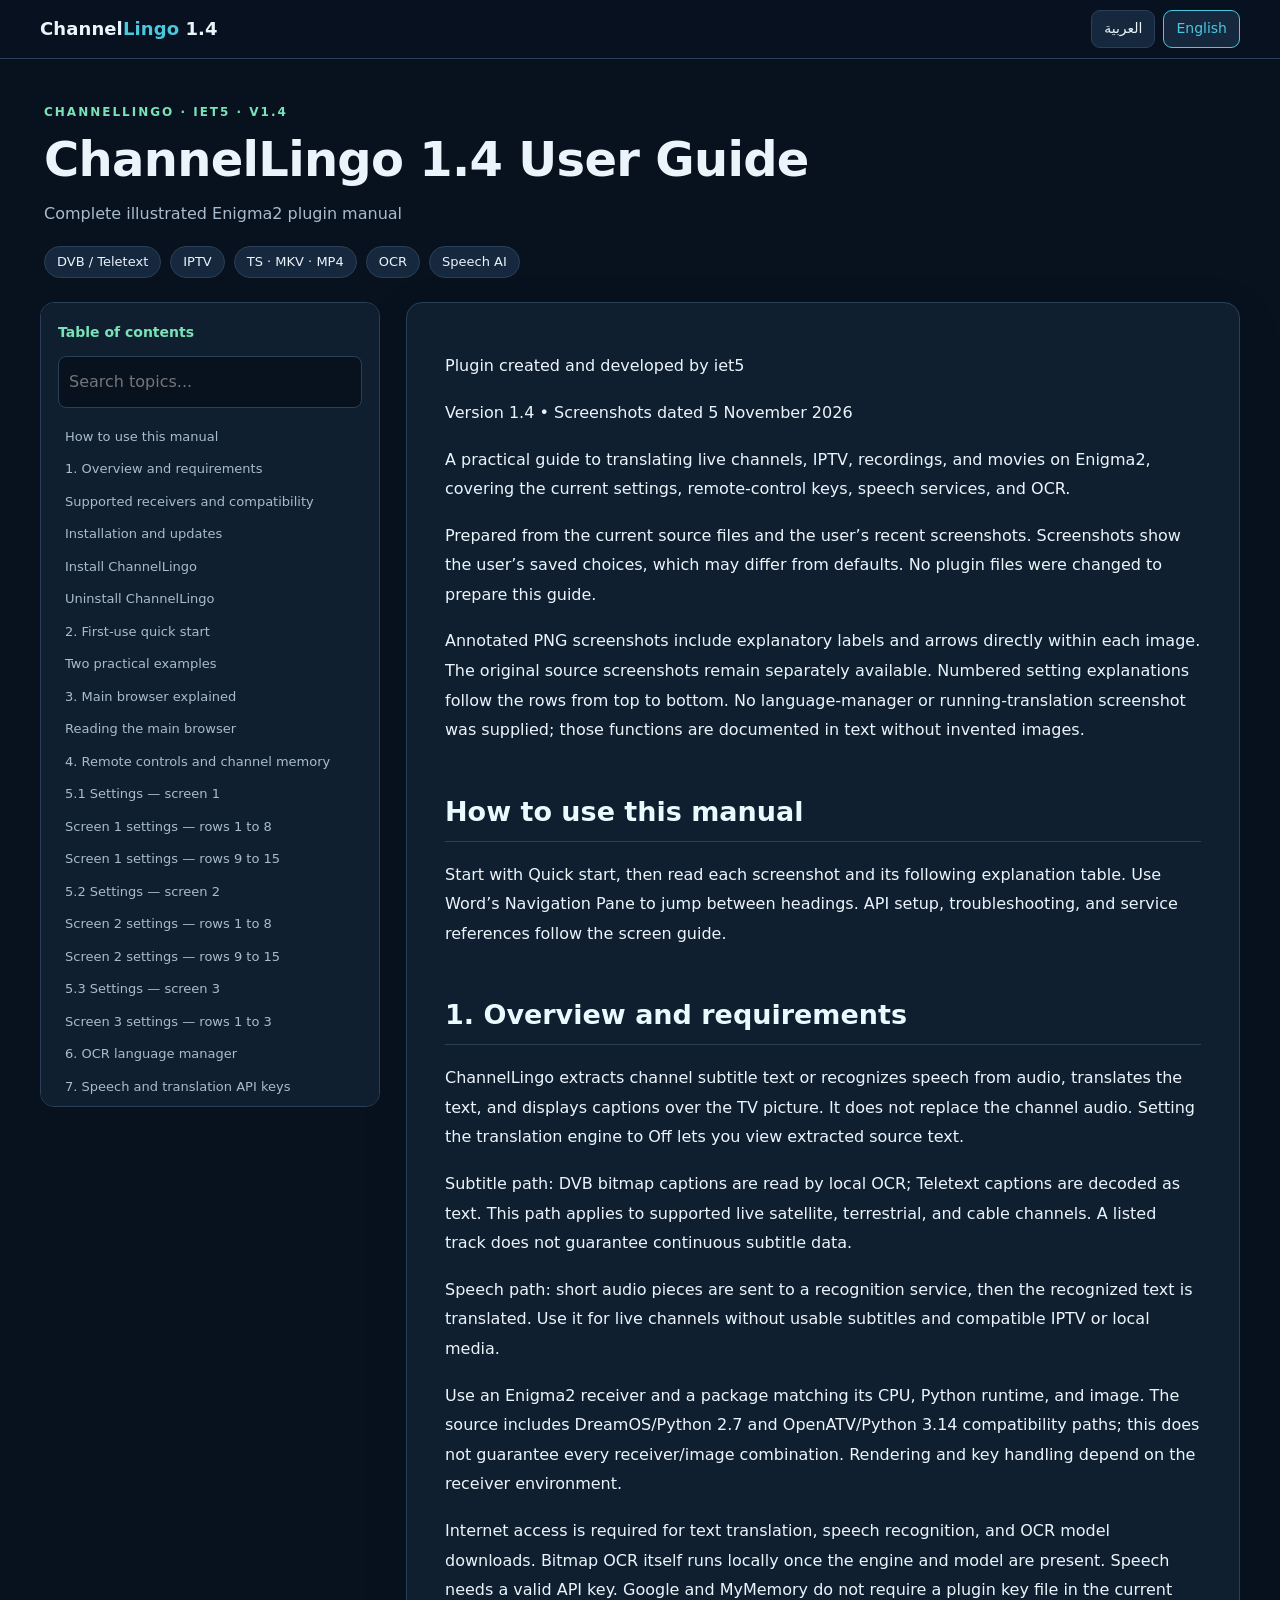
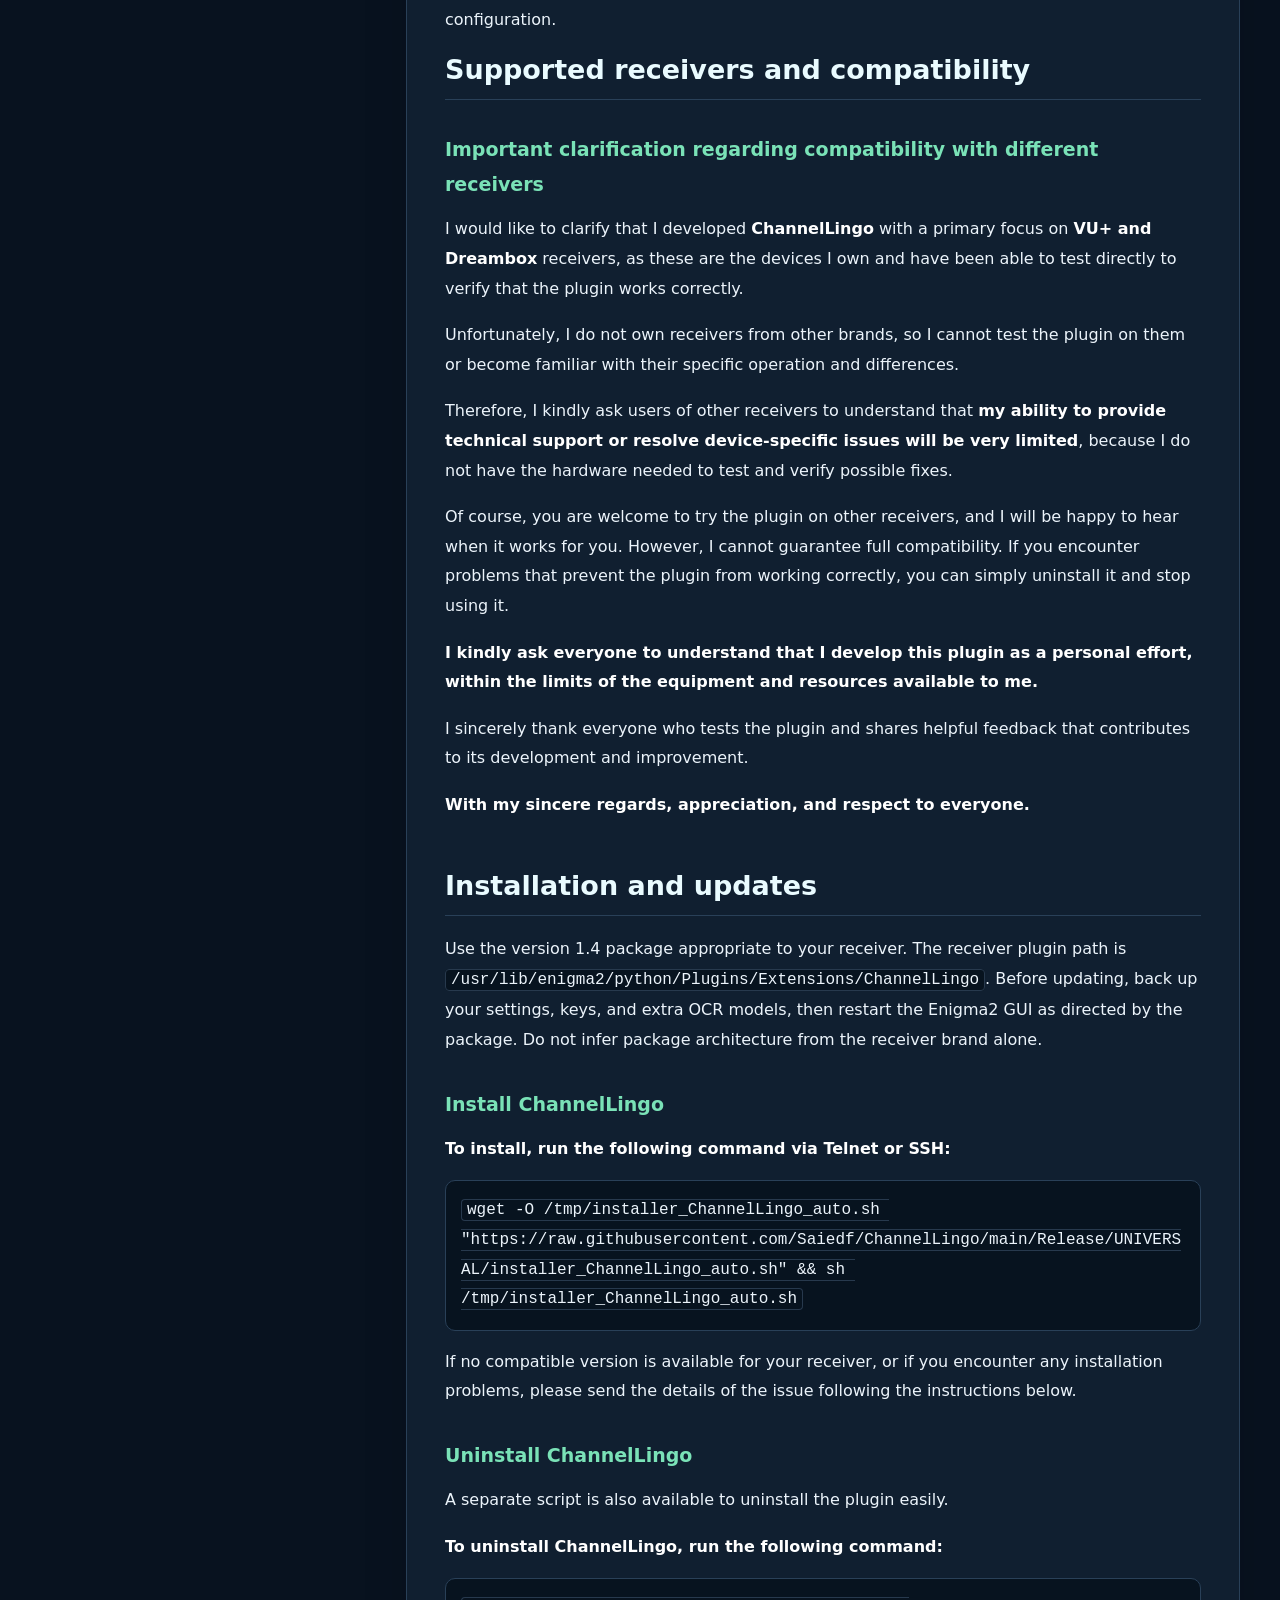
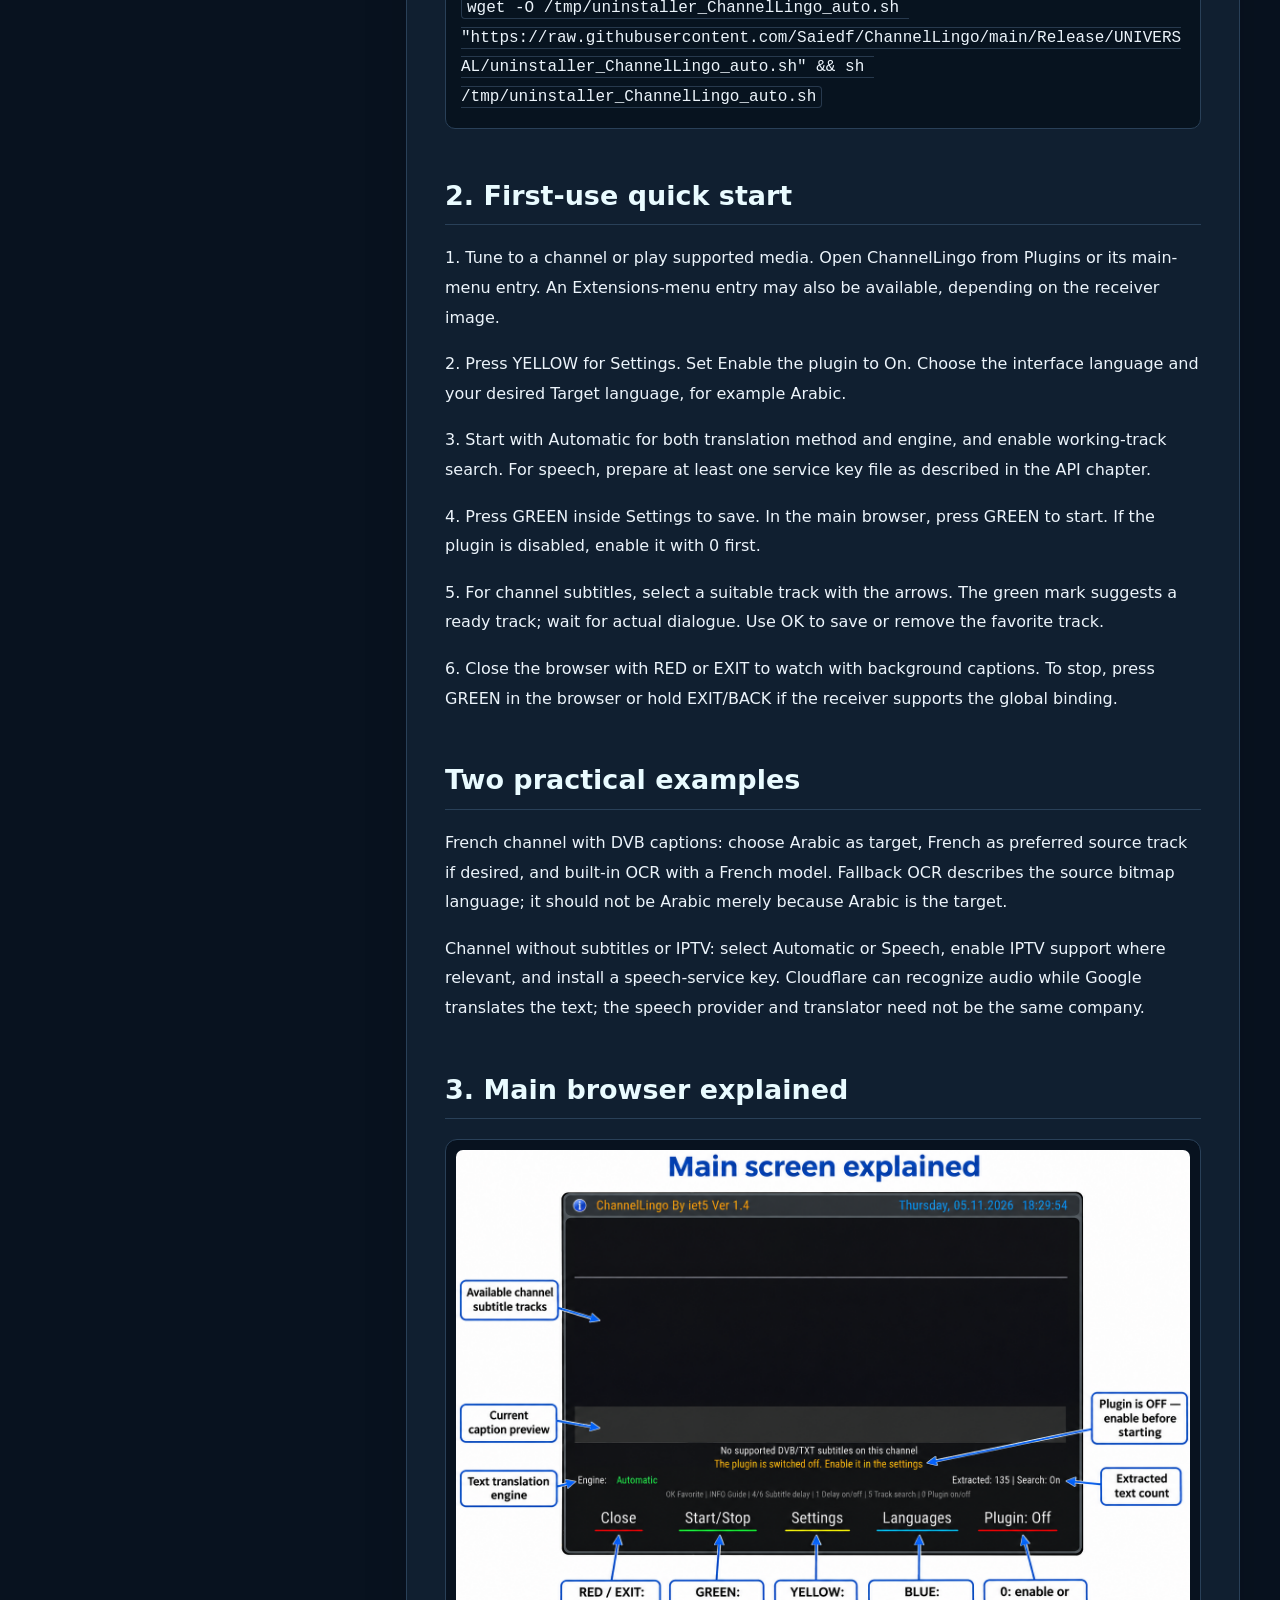
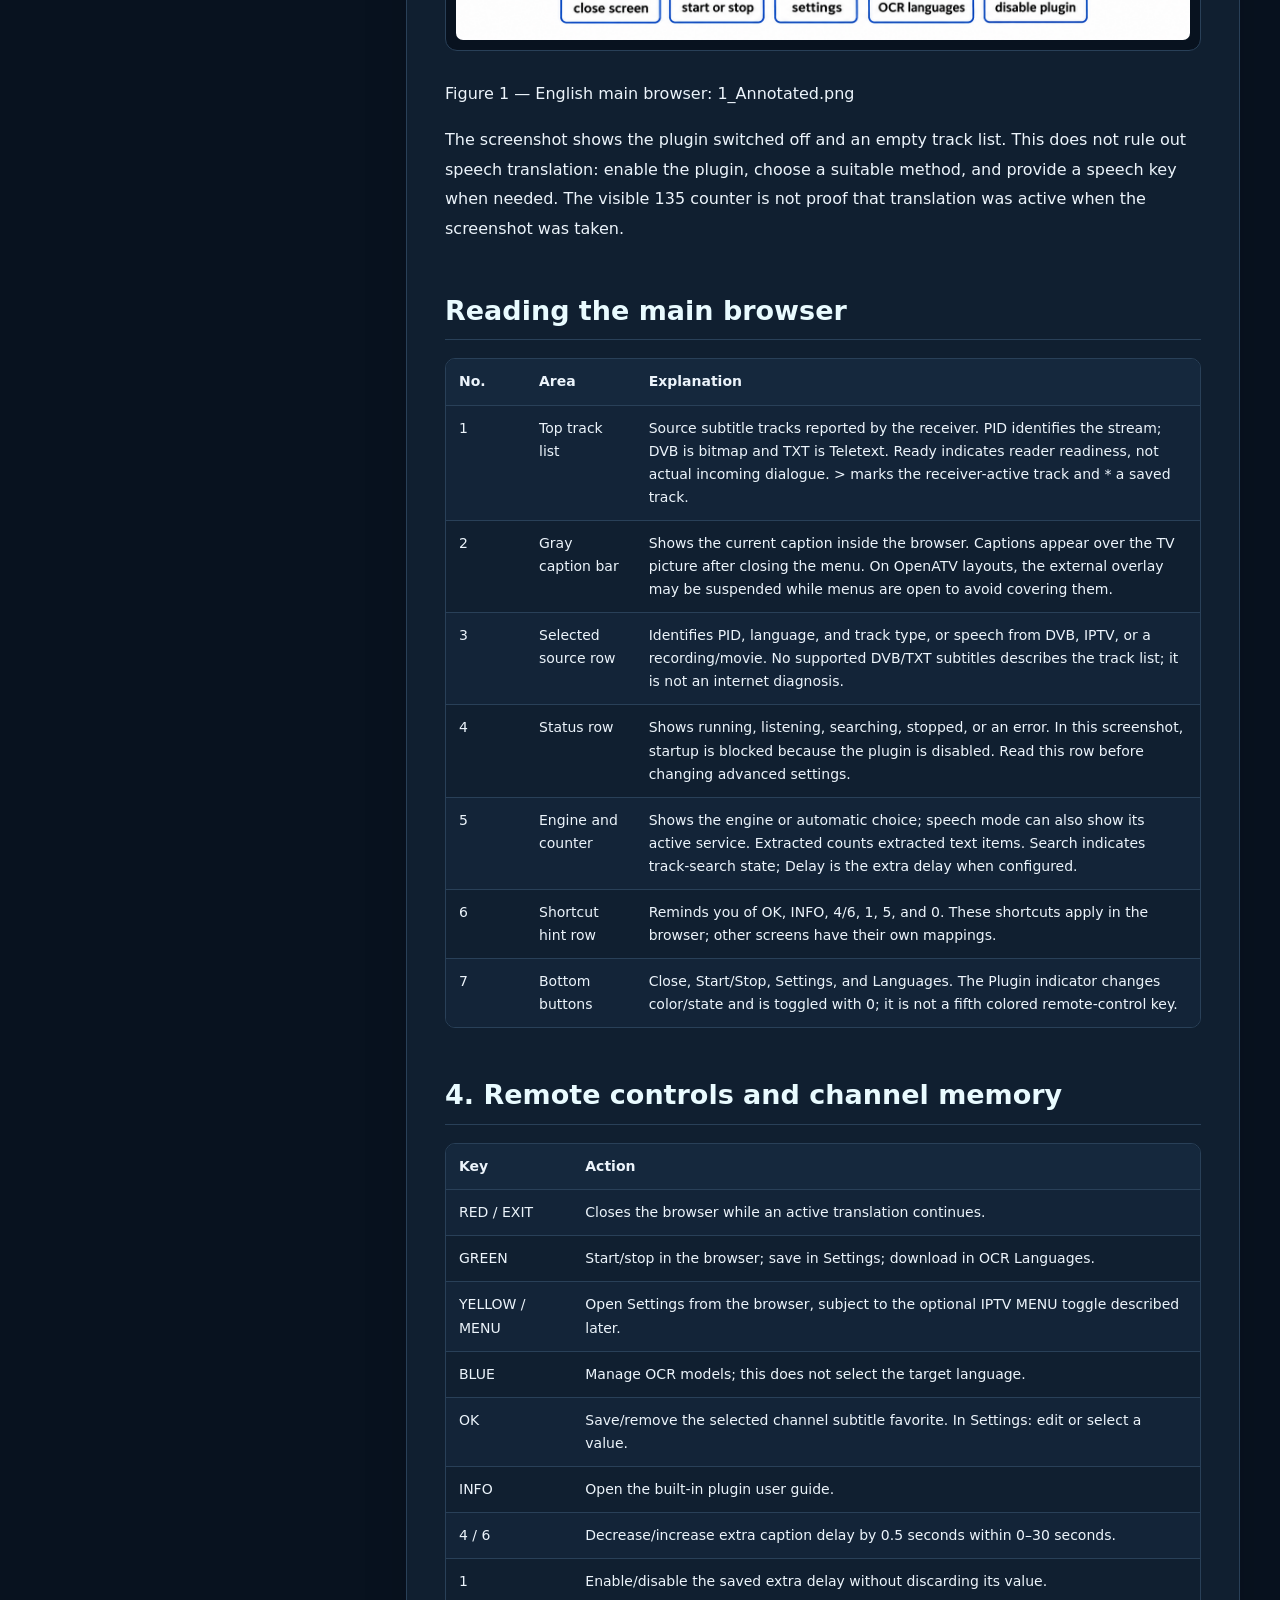
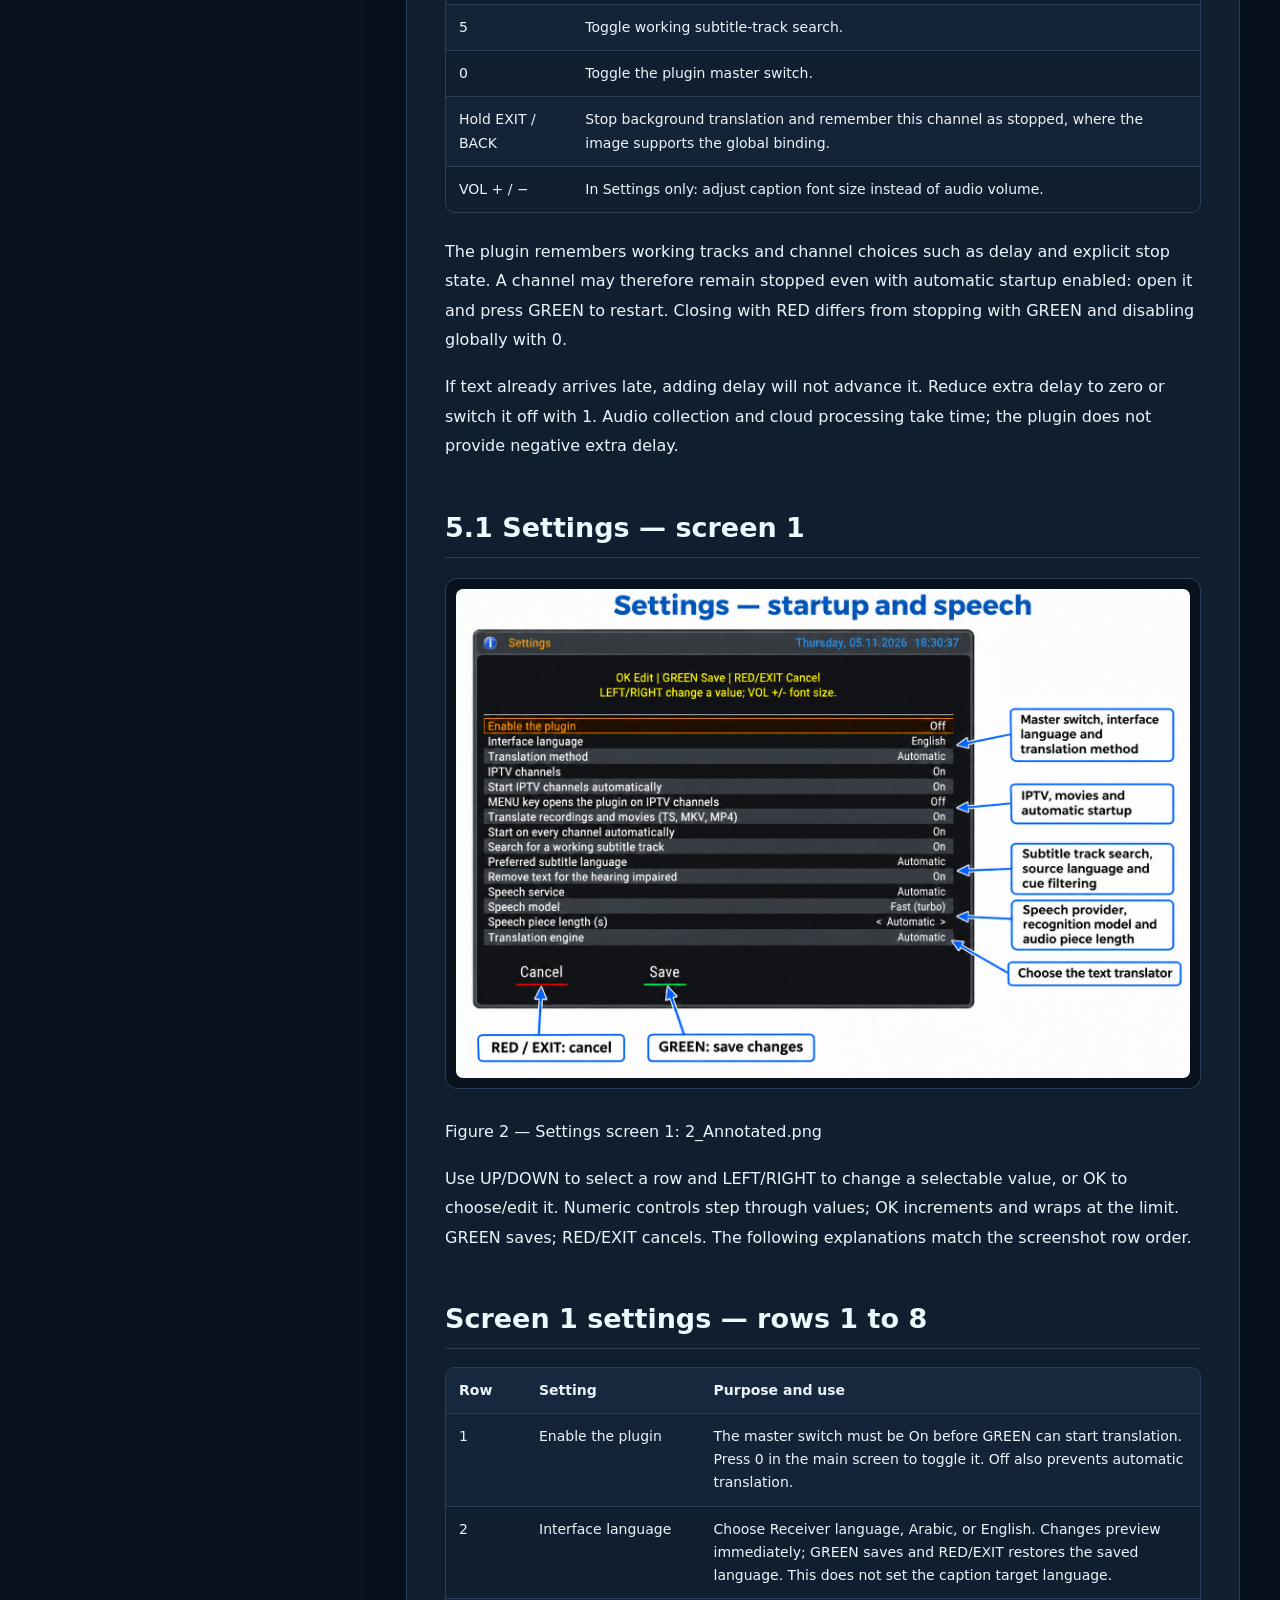
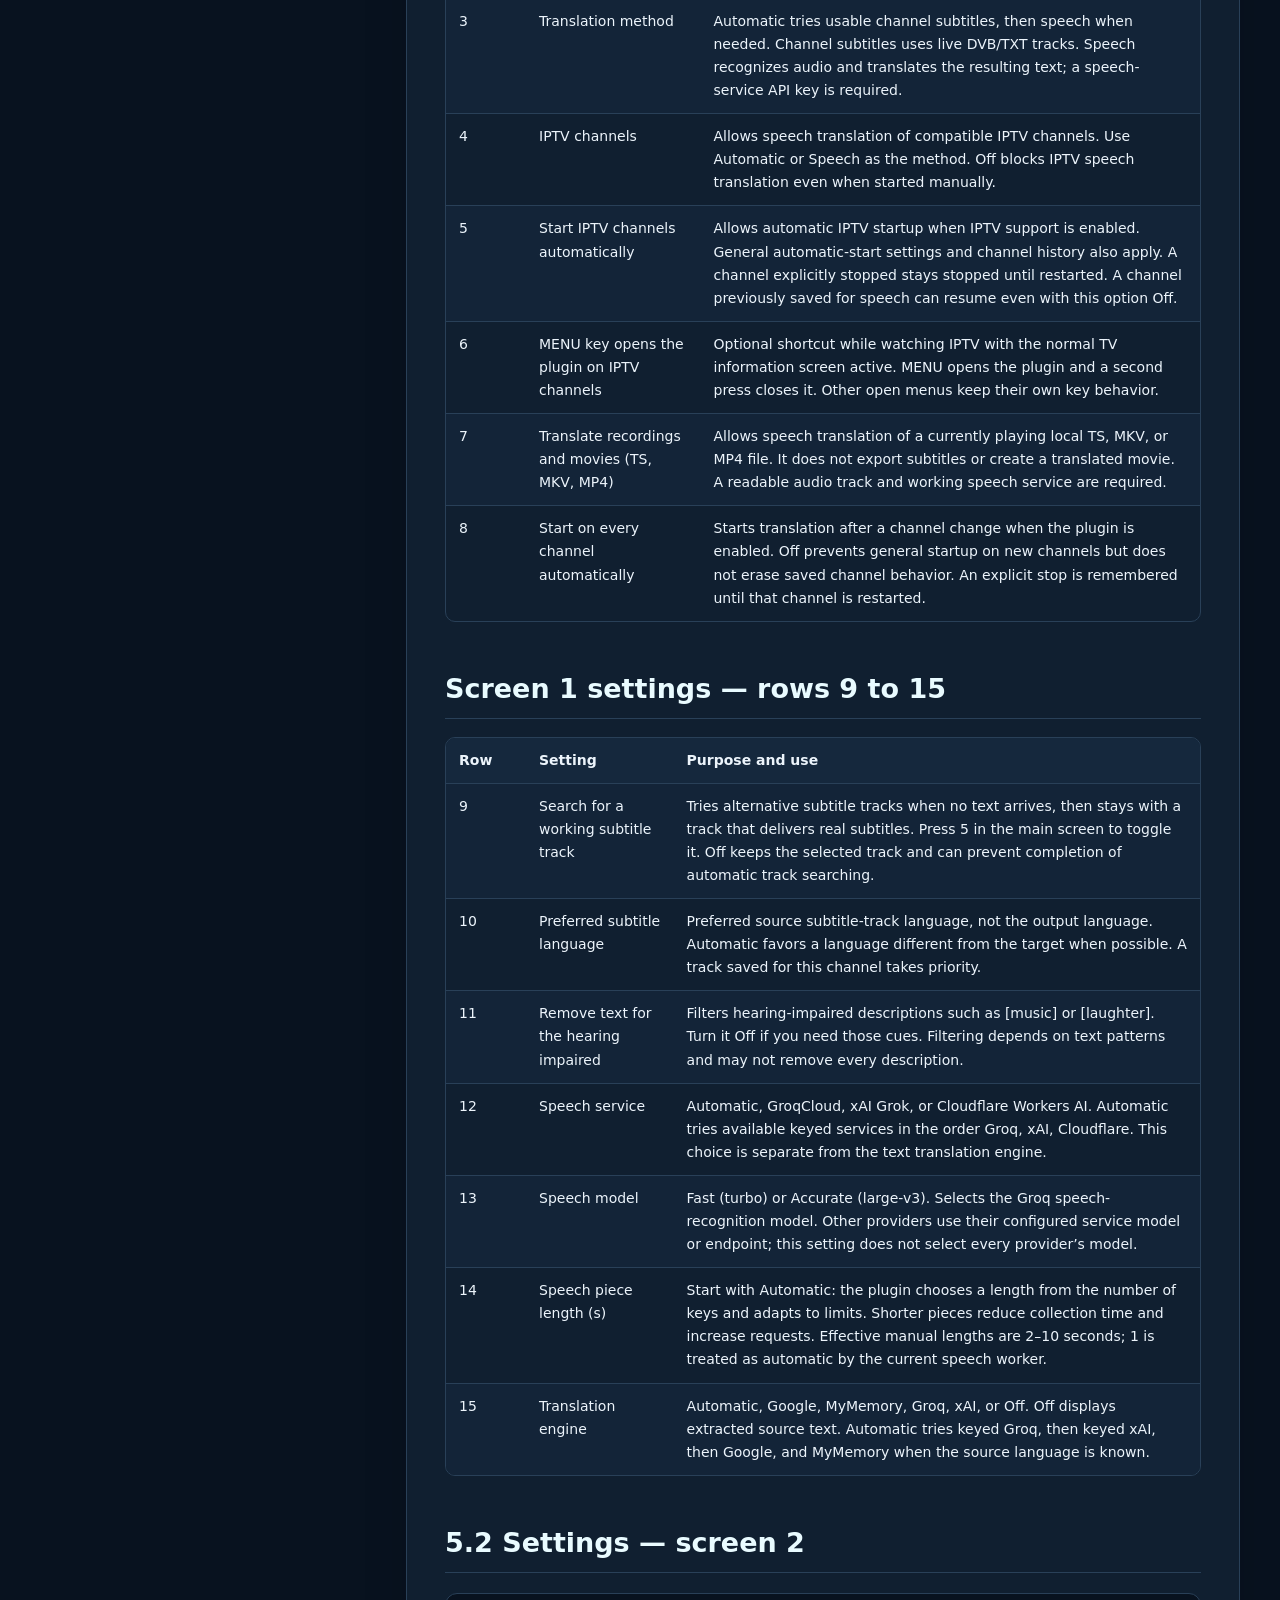
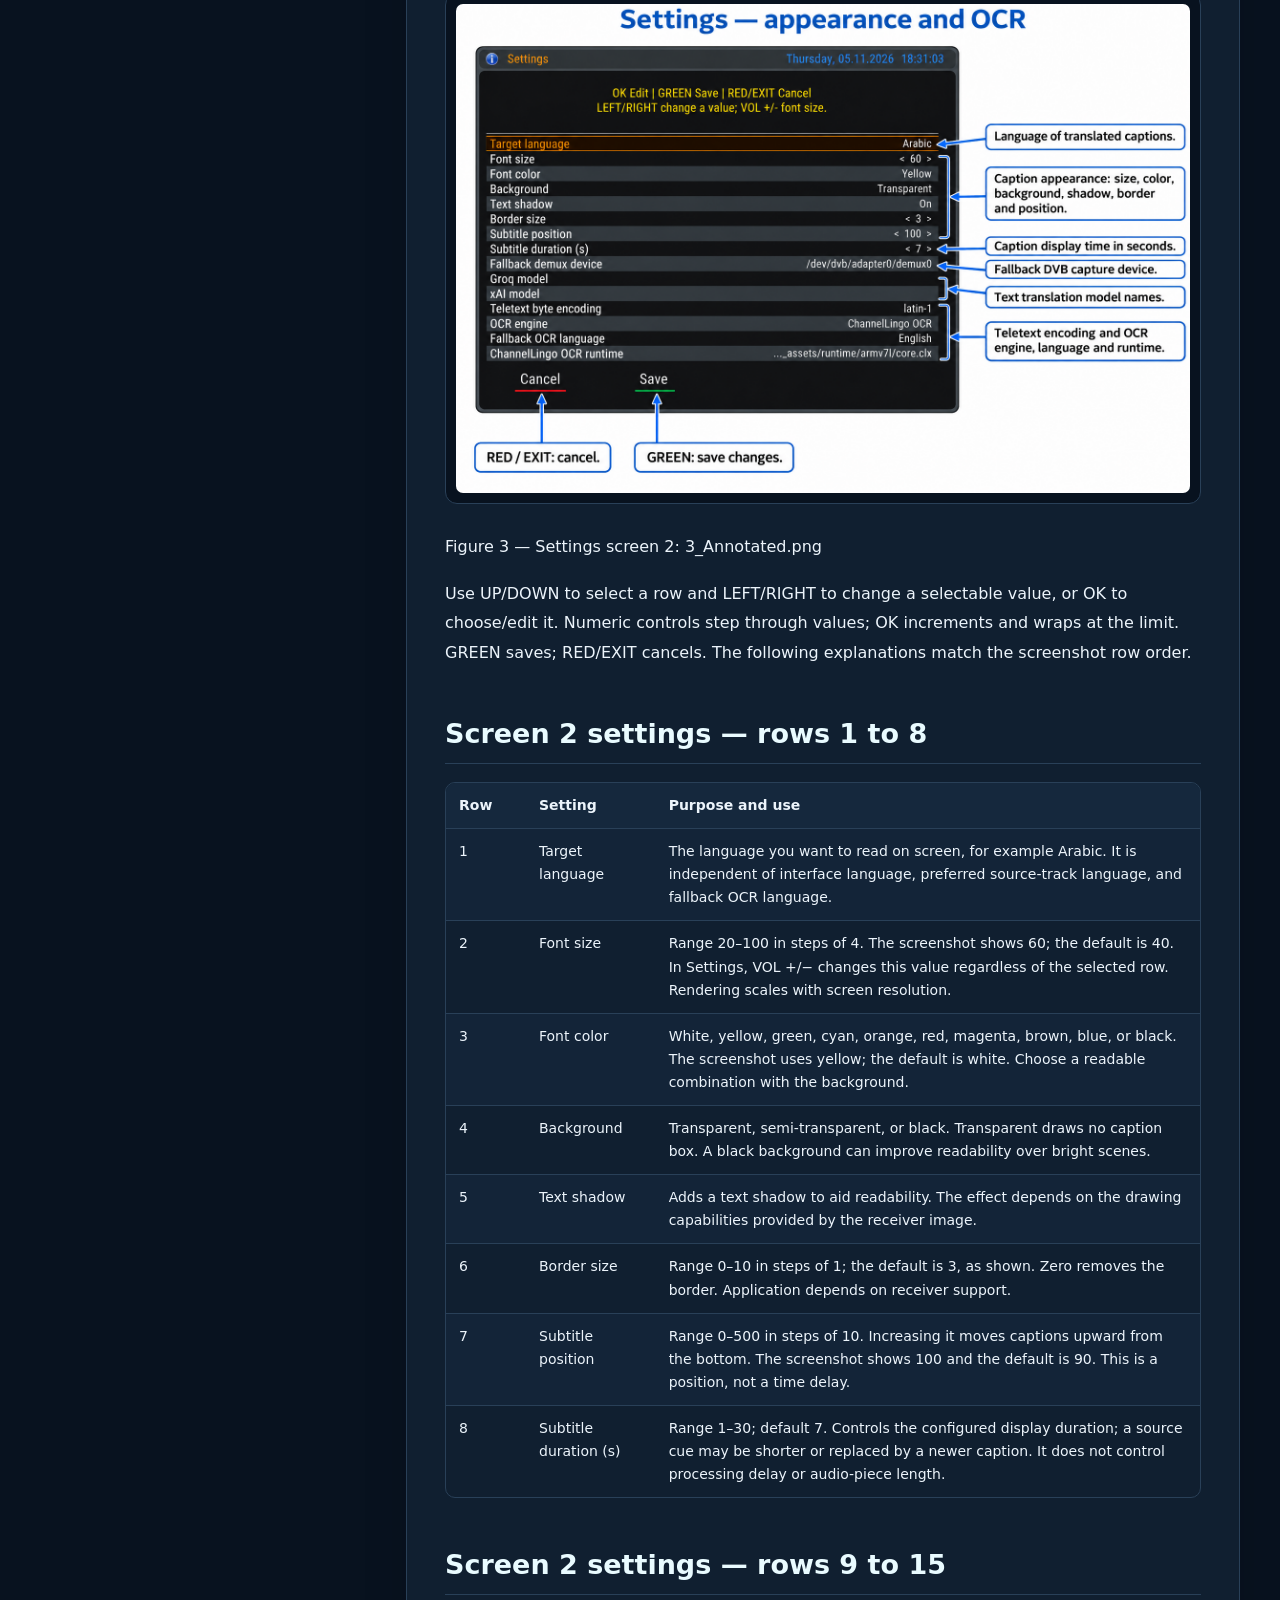
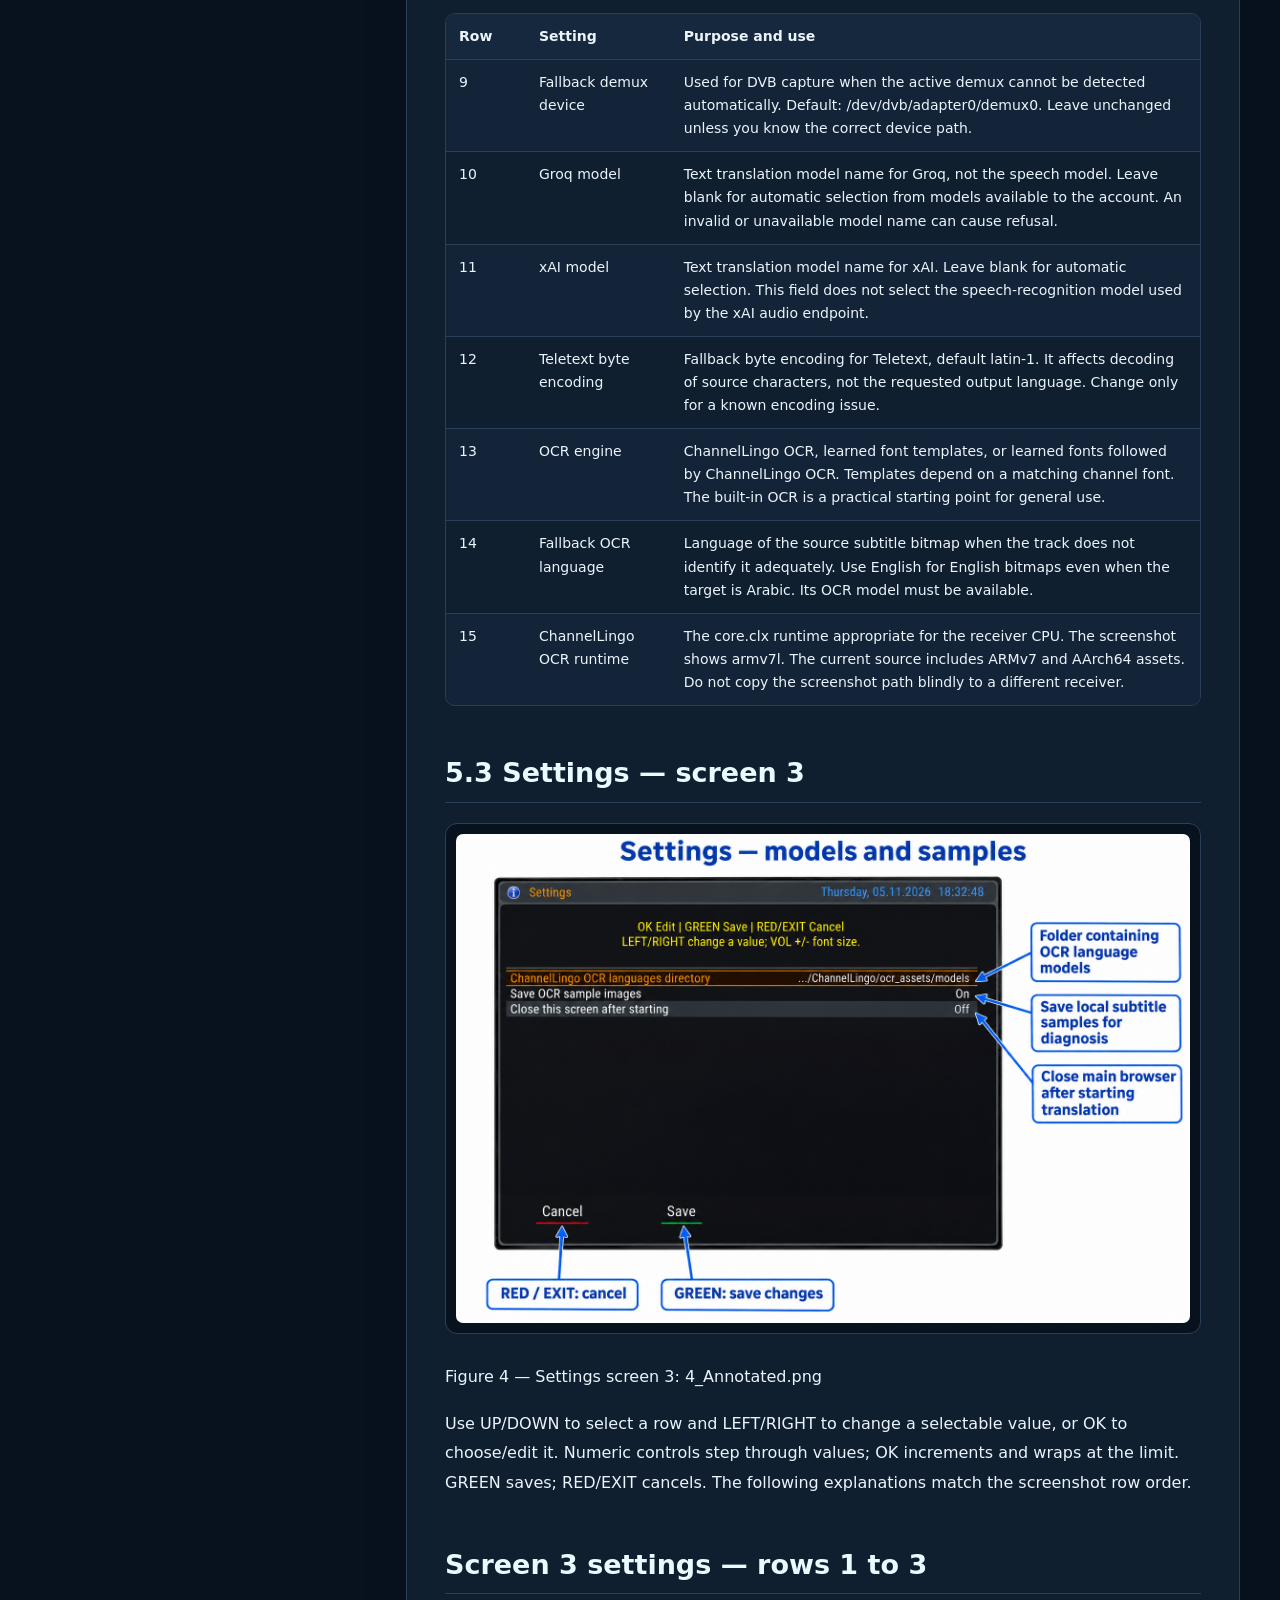
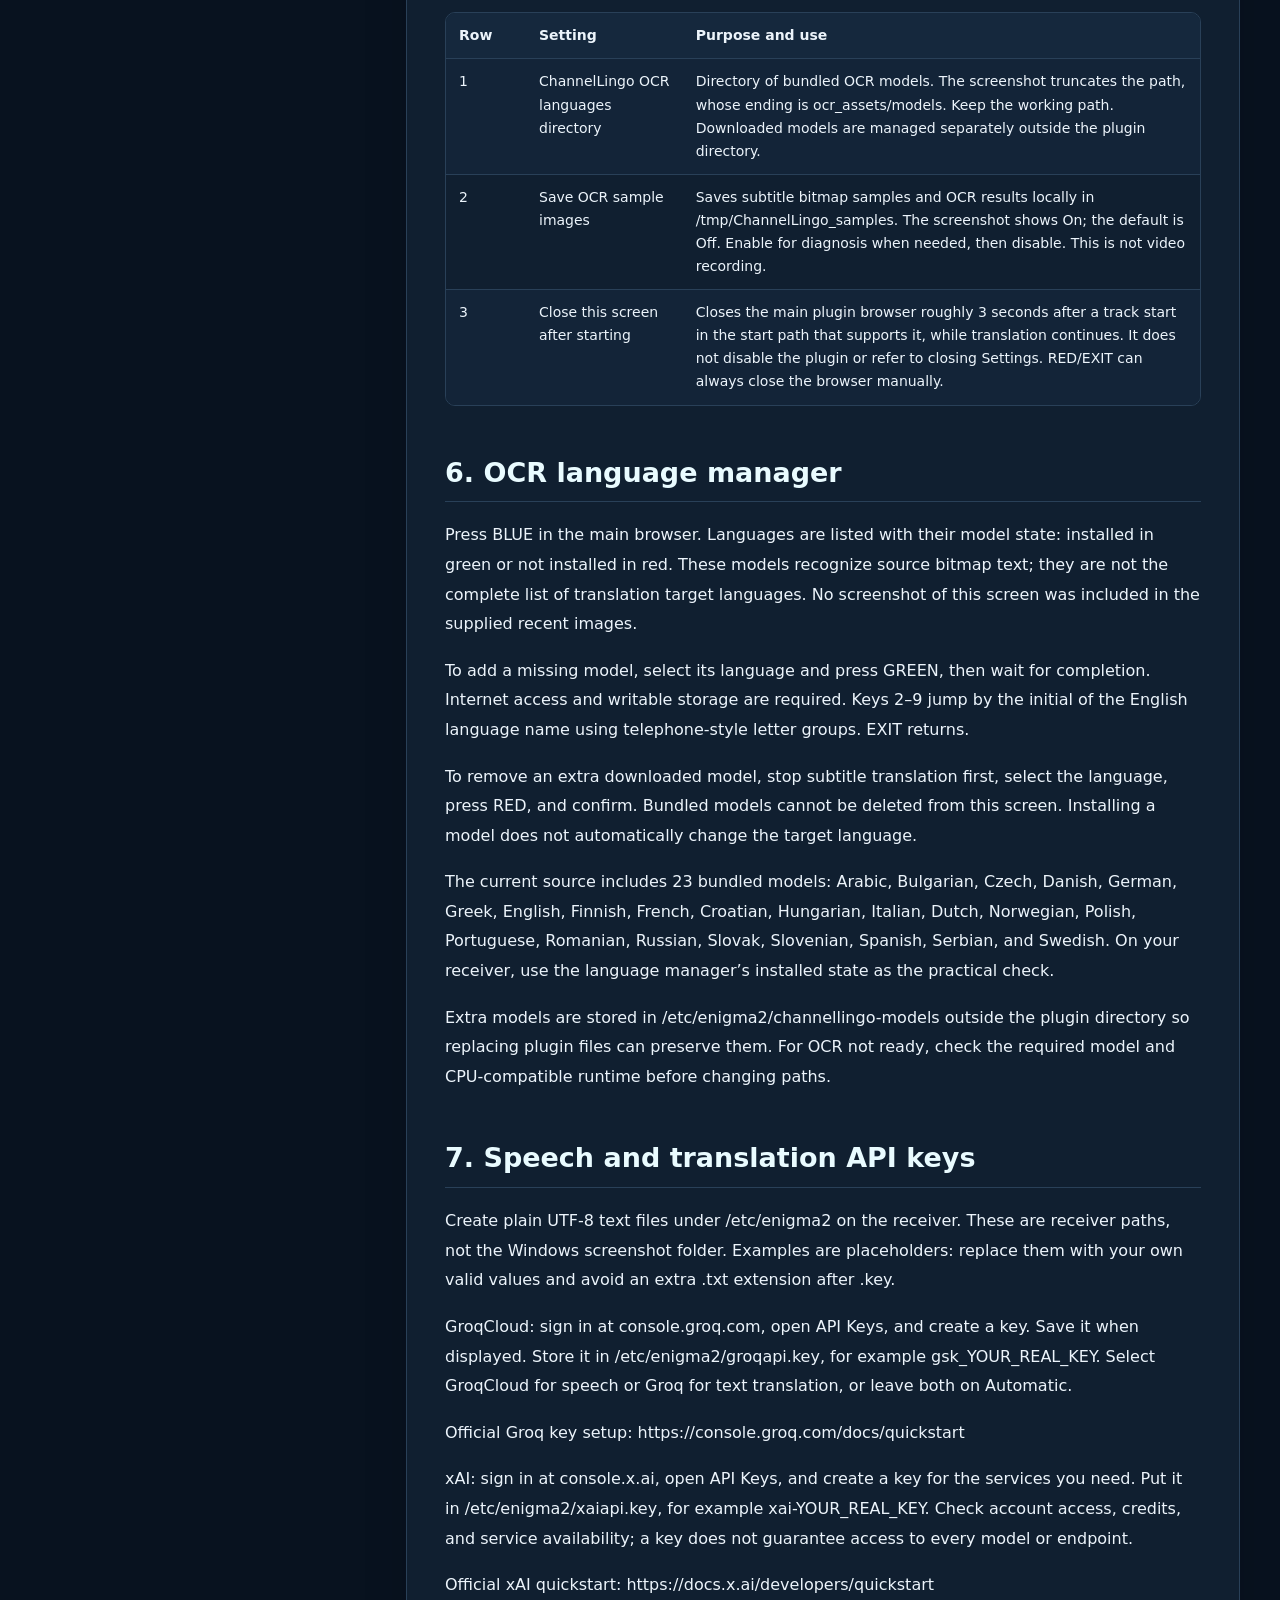
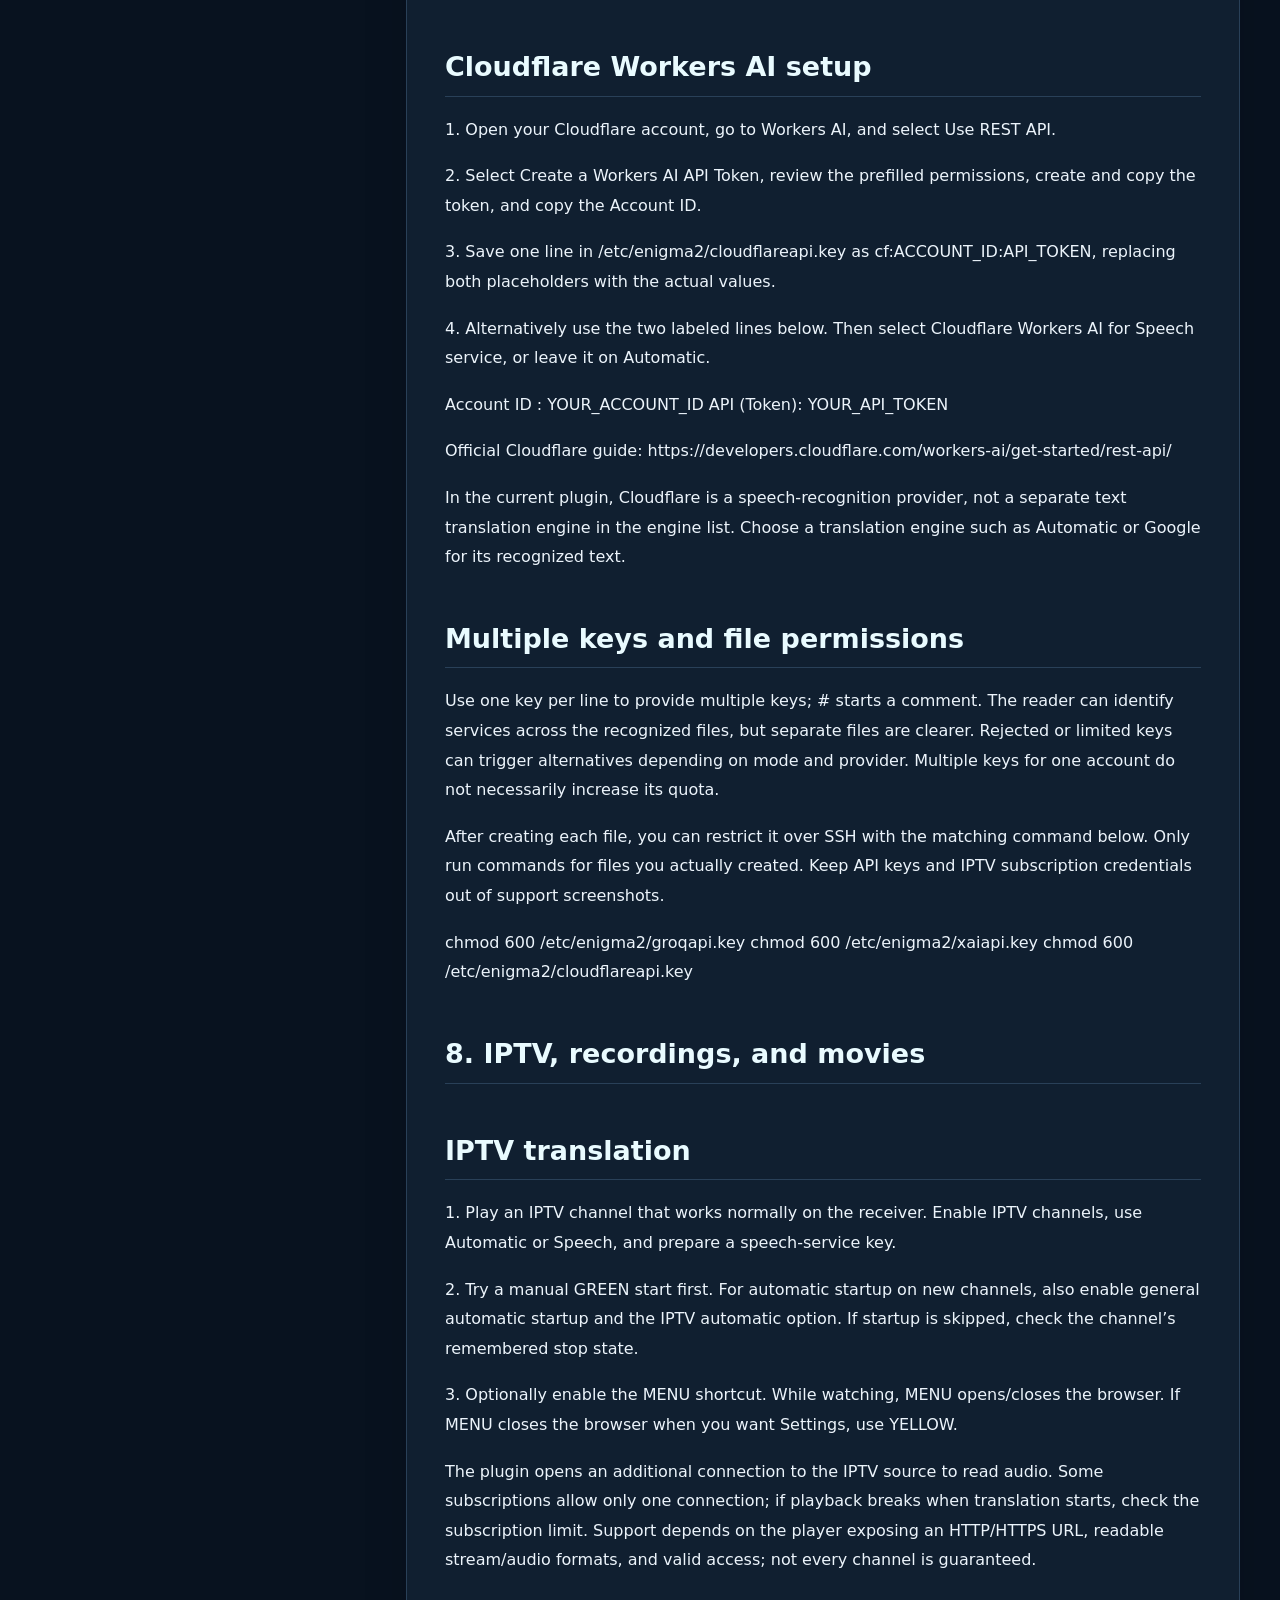
<file: User Guide/en.html>
<!doctype html><html lang="en" dir="ltr"><head><meta charset="utf-8"><meta name="viewport" content="width=device-width,initial-scale=1"><meta name="description" content="Complete illustrated Enigma2 plugin manual"><title>ChannelLingo 1.4 User Guide | iet5</title><link rel="stylesheet" href="style.css"><script src="app.js" defer></script></head><body>
<header class="topbar"><div class="topbar-inner"><a class="brand" href="index.html">Channel<span>Lingo</span> 1.4</a><nav class="navlinks"><a href="ar.html" class="" lang="ar">العربية</a><a href="en.html" class="active" lang="en">English</a></nav></div></header>
<section class="hero"><div class="eyebrow">ChannelLingo · iet5 · v1.4</div><h1>ChannelLingo 1.4 User Guide</h1><p>Complete illustrated Enigma2 plugin manual</p><div class="pills"><span class="pill">DVB / Teletext</span><span class="pill">IPTV</span><span class="pill">TS · MKV · MP4</span><span class="pill">OCR</span><span class="pill">Speech AI</span></div></section>
<div class="layout"><aside class="sidebar"><h2>Table of contents</h2><input id="toc-search" type="search" placeholder="Search topics..." aria-label="Search topics..."><ul class="toc"><li><a class="" href="#section-1">How to use this manual</a></li><li><a class="" href="#section-2">1. Overview and requirements</a></li><li><a class="" href="#supported-devices">Supported receivers and compatibility</a></li><li><a class="" href="#section-3">Installation and updates</a></li><li><a class="" href="#install-command">Install ChannelLingo</a></li><li><a class="" href="#uninstall-command">Uninstall ChannelLingo</a></li><li><a class="" href="#section-4">2. First-use quick start</a></li><li><a class="" href="#section-5">Two practical examples</a></li><li><a class="" href="#section-6">3. Main browser explained</a></li><li><a class="" href="#section-7">Reading the main browser</a></li><li><a class="" href="#section-8">4. Remote controls and channel memory</a></li><li><a class="" href="#section-9">5.1 Settings — screen 1</a></li><li><a class="" href="#section-10">Screen 1 settings — rows 1 to 8</a></li><li><a class="" href="#section-11">Screen 1 settings — rows 9 to 15</a></li><li><a class="" href="#section-12">5.2 Settings — screen 2</a></li><li><a class="" href="#section-13">Screen 2 settings — rows 1 to 8</a></li><li><a class="" href="#section-14">Screen 2 settings — rows 9 to 15</a></li><li><a class="" href="#section-15">5.3 Settings — screen 3</a></li><li><a class="" href="#section-16">Screen 3 settings — rows 1 to 3</a></li><li><a class="" href="#section-17">6. OCR language manager</a></li><li><a class="" href="#section-18">7. Speech and translation API keys</a></li><li><a class="" href="#section-19">Cloudflare Workers AI setup</a></li><li><a class="" href="#section-20">Multiple keys and file permissions</a></li><li><a class="" href="#section-21">8. IPTV, recordings, and movies</a></li><li><a class="" href="#section-22">IPTV translation</a></li><li><a class="" href="#section-23">Local media translation</a></li><li><a class="" href="#section-24">9. Engine choice, timing, and quality</a></li><li><a class="" href="#section-25">10. Troubleshooting</a></li><li><a class="" href="#section-26">Playback and display problems</a></li><li><a class="" href="#section-27">11. Files, support, and privacy</a></li></ul></aside><main class="content"><p class="intro">Plugin created and developed by iet5</p><p class="intro">Version 1.4 • Screenshots dated 5 November 2026</p><p>A practical guide to translating live channels, IPTV, recordings, and movies on Enigma2, covering the current settings, remote-control keys, speech services, and OCR.</p><p>Prepared from the current source files and the user’s recent screenshots. Screenshots show the user’s saved choices, which may differ from defaults. No plugin files were changed to prepare this guide.</p><p>Annotated PNG screenshots include explanatory labels and arrows directly within each image. The original source screenshots remain separately available. Numbered setting explanations follow the rows from top to bottom. No language-manager or running-translation screenshot was supplied; those functions are documented in text without invented images.</p><h2 id="section-1">How to use this manual</h2><p>Start with Quick start, then read each screenshot and its following explanation table. Use Word’s Navigation Pane to jump between headings. API setup, troubleshooting, and service references follow the screen guide.</p><h2 id="section-2">1. Overview and requirements</h2><p>ChannelLingo extracts channel subtitle text or recognizes speech from audio, translates the text, and displays captions over the TV picture. It does not replace the channel audio. Setting the translation engine to Off lets you view extracted source text.</p><p>Subtitle path: DVB bitmap captions are read by local OCR; Teletext captions are decoded as text. This path applies to supported live satellite, terrestrial, and cable channels. A listed track does not guarantee continuous subtitle data.</p><p>Speech path: short audio pieces are sent to a recognition service, then the recognized text is translated. Use it for live channels without usable subtitles and compatible IPTV or local media.</p><p>Use an Enigma2 receiver and a package matching its CPU, Python runtime, and image. The source includes DreamOS/Python 2.7 and OpenATV/Python 3.14 compatibility paths; this does not guarantee every receiver/image combination. Rendering and key handling depend on the receiver environment.</p><p>Internet access is required for text translation, speech recognition, and OCR model downloads. Bitmap OCR itself runs locally once the engine and model are present. Speech needs a valid API key. Google and MyMemory do not require a plugin key file in the current configuration.</p><section class="compatibility-section" aria-labelledby="supported-devices"><h2 id="supported-devices">Supported receivers and compatibility</h2><h3>Important clarification regarding compatibility with different receivers</h3><p>I would like to clarify that I developed <strong>ChannelLingo</strong> with a primary focus on <strong>VU+ and Dreambox</strong> receivers, as these are the devices I own and have been able to test directly to verify that the plugin works correctly.</p><p>Unfortunately, I do not own receivers from other brands, so I cannot test the plugin on them or become familiar with their specific operation and differences.</p><p>Therefore, I kindly ask users of other receivers to understand that <strong>my ability to provide technical support or resolve device-specific issues will be very limited</strong>, because I do not have the hardware needed to test and verify possible fixes.</p><p>Of course, you are welcome to try the plugin on other receivers, and I will be happy to hear when it works for you. However, I cannot guarantee full compatibility. If you encounter problems that prevent the plugin from working correctly, you can simply uninstall it and stop using it.</p><p><strong>I kindly ask everyone to understand that I develop this plugin as a personal effort, within the limits of the equipment and resources available to me.</strong></p><p>I sincerely thank everyone who tests the plugin and shares helpful feedback that contributes to its development and improvement.</p><p><strong>With my sincere regards, appreciation, and respect to everyone.</strong></p></section><h2 id="section-3">Installation and updates</h2><p>Use the version 1.4 package appropriate to your receiver. The receiver plugin path is <code>/usr/lib/enigma2/python/Plugins/Extensions/ChannelLingo</code>. Before updating, back up your settings, keys, and extra OCR models, then restart the Enigma2 GUI as directed by the package. Do not infer package architecture from the receiver brand alone.</p><h3 id="install-command">Install ChannelLingo</h3><p><strong>To install, run the following command via Telnet or SSH:</strong></p><pre style="overflow-x:auto;direction:ltr;text-align:left;background:#07131f;border:1px solid #294058;border-radius:10px;padding:15px;white-space:pre-wrap;overflow-wrap:anywhere"><code>wget -O /tmp/installer_ChannelLingo_auto.sh "https://raw.githubusercontent.com/Saiedf/ChannelLingo/main/Release/UNIVERSAL/installer_ChannelLingo_auto.sh" && sh /tmp/installer_ChannelLingo_auto.sh</code></pre><p>If no compatible version is available for your receiver, or if you encounter any installation problems, please send the details of the issue following the instructions below.</p><h3 id="uninstall-command">Uninstall ChannelLingo</h3><p>A separate script is also available to uninstall the plugin easily.</p><p><strong>To uninstall ChannelLingo, run the following command:</strong></p><pre style="overflow-x:auto;direction:ltr;text-align:left;background:#07131f;border:1px solid #294058;border-radius:10px;padding:15px;white-space:pre-wrap;overflow-wrap:anywhere"><code>wget -O /tmp/uninstaller_ChannelLingo_auto.sh "https://raw.githubusercontent.com/Saiedf/ChannelLingo/main/Release/UNIVERSAL/uninstaller_ChannelLingo_auto.sh" && sh /tmp/uninstaller_ChannelLingo_auto.sh</code></pre><h2 id="section-4">2. First-use quick start</h2><p>1. Tune to a channel or play supported media. Open ChannelLingo from Plugins or its main-menu entry. An Extensions-menu entry may also be available, depending on the receiver image.</p><p>2. Press YELLOW for Settings. Set Enable the plugin to On. Choose the interface language and your desired Target language, for example Arabic.</p><p>3. Start with Automatic for both translation method and engine, and enable working-track search. For speech, prepare at least one service key file as described in the API chapter.</p><p>4. Press GREEN inside Settings to save. In the main browser, press GREEN to start. If the plugin is disabled, enable it with 0 first.</p><p>5. For channel subtitles, select a suitable track with the arrows. The green mark suggests a ready track; wait for actual dialogue. Use OK to save or remove the favorite track.</p><p>6. Close the browser with RED or EXIT to watch with background captions. To stop, press GREEN in the browser or hold EXIT/BACK if the receiver supports the global binding.</p><h2 id="section-5">Two practical examples</h2><p>French channel with DVB captions: choose Arabic as target, French as preferred source track if desired, and built-in OCR with a French model. Fallback OCR describes the source bitmap language; it should not be Arabic merely because Arabic is the target.</p><p>Channel without subtitles or IPTV: select Automatic or Speech, enable IPTV support where relevant, and install a speech-service key. Cloudflare can recognize audio while Google translates the text; the speech provider and translator need not be the same company.</p><h2 id="section-6">3. Main browser explained</h2><p></p><figure><img src="assets/en-5dbfe02739df.png" loading="lazy" alt="ChannelLingo en screenshot" /></figure><p>Figure 1 — English main browser: 1_Annotated.png</p><p>The screenshot shows the plugin switched off and an empty track list. This does not rule out speech translation: enable the plugin, choose a suitable method, and provide a speech key when needed. The visible 135 counter is not proof that translation was active when the screenshot was taken.</p><h2 id="section-7">Reading the main browser</h2><div class="table-wrap"><table><tr><th>No.</th><th>Area</th><th>Explanation</th></tr><tr><td>1</td><td>Top track list</td><td>Source subtitle tracks reported by the receiver. PID identifies the stream; DVB is bitmap and TXT is Teletext. Ready indicates reader readiness, not actual incoming dialogue. &gt; marks the receiver-active track and * a saved track.</td></tr><tr><td>2</td><td>Gray caption bar</td><td>Shows the current caption inside the browser. Captions appear over the TV picture after closing the menu. On OpenATV layouts, the external overlay may be suspended while menus are open to avoid covering them.</td></tr><tr><td>3</td><td>Selected source row</td><td>Identifies PID, language, and track type, or speech from DVB, IPTV, or a recording/movie. No supported DVB/TXT subtitles describes the track list; it is not an internet diagnosis.</td></tr><tr><td>4</td><td>Status row</td><td>Shows running, listening, searching, stopped, or an error. In this screenshot, startup is blocked because the plugin is disabled. Read this row before changing advanced settings.</td></tr><tr><td>5</td><td>Engine and counter</td><td>Shows the engine or automatic choice; speech mode can also show its active service. Extracted counts extracted text items. Search indicates track-search state; Delay is the extra delay when configured.</td></tr><tr><td>6</td><td>Shortcut hint row</td><td>Reminds you of OK, INFO, 4/6, 1, 5, and 0. These shortcuts apply in the browser; other screens have their own mappings.</td></tr><tr><td>7</td><td>Bottom buttons</td><td>Close, Start/Stop, Settings, and Languages. The Plugin indicator changes color/state and is toggled with 0; it is not a fifth colored remote-control key.</td></tr></table></div><h2 id="section-8">4. Remote controls and channel memory</h2><div class="table-wrap"><table><tr><th>Key</th><th>Action</th></tr><tr><td>RED / EXIT</td><td>Closes the browser while an active translation continues.</td></tr><tr><td>GREEN</td><td>Start/stop in the browser; save in Settings; download in OCR Languages.</td></tr><tr><td>YELLOW / MENU</td><td>Open Settings from the browser, subject to the optional IPTV MENU toggle described later.</td></tr><tr><td>BLUE</td><td>Manage OCR models; this does not select the target language.</td></tr><tr><td>OK</td><td>Save/remove the selected channel subtitle favorite. In Settings: edit or select a value.</td></tr><tr><td>INFO</td><td>Open the built-in plugin user guide.</td></tr><tr><td>4 / 6</td><td>Decrease/increase extra caption delay by 0.5 seconds within 0–30 seconds.</td></tr><tr><td>1</td><td>Enable/disable the saved extra delay without discarding its value.</td></tr><tr><td>5</td><td>Toggle working subtitle-track search.</td></tr><tr><td>0</td><td>Toggle the plugin master switch.</td></tr><tr><td>Hold EXIT / BACK</td><td>Stop background translation and remember this channel as stopped, where the image supports the global binding.</td></tr><tr><td>VOL + / −</td><td>In Settings only: adjust caption font size instead of audio volume.</td></tr></table></div><p>The plugin remembers working tracks and channel choices such as delay and explicit stop state. A channel may therefore remain stopped even with automatic startup enabled: open it and press GREEN to restart. Closing with RED differs from stopping with GREEN and disabling globally with 0.</p><p>If text already arrives late, adding delay will not advance it. Reduce extra delay to zero or switch it off with 1. Audio collection and cloud processing take time; the plugin does not provide negative extra delay.</p><h2 id="section-9">5.1 Settings — screen 1</h2><p></p><figure><img src="assets/en-c2ad0eb9da15.png" loading="lazy" alt="ChannelLingo en screenshot" /></figure><p>Figure 2 — Settings screen 1: 2_Annotated.png</p><p>Use UP/DOWN to select a row and LEFT/RIGHT to change a selectable value, or OK to choose/edit it. Numeric controls step through values; OK increments and wraps at the limit. GREEN saves; RED/EXIT cancels. The following explanations match the screenshot row order.</p><h2 id="section-10">Screen 1 settings — rows 1 to 8</h2><div class="table-wrap"><table><tr><th>Row</th><th>Setting</th><th>Purpose and use</th></tr><tr><td>1</td><td>Enable the plugin</td><td>The master switch must be On before GREEN can start translation. Press 0 in the main screen to toggle it. Off also prevents automatic translation.</td></tr><tr><td>2</td><td>Interface language</td><td>Choose Receiver language, Arabic, or English. Changes preview immediately; GREEN saves and RED/EXIT restores the saved language. This does not set the caption target language.</td></tr><tr><td>3</td><td>Translation method</td><td>Automatic tries usable channel subtitles, then speech when needed. Channel subtitles uses live DVB/TXT tracks. Speech recognizes audio and translates the resulting text; a speech-service API key is required.</td></tr><tr><td>4</td><td>IPTV channels</td><td>Allows speech translation of compatible IPTV channels. Use Automatic or Speech as the method. Off blocks IPTV speech translation even when started manually.</td></tr><tr><td>5</td><td>Start IPTV channels automatically</td><td>Allows automatic IPTV startup when IPTV support is enabled. General automatic-start settings and channel history also apply. A channel explicitly stopped stays stopped until restarted. A channel previously saved for speech can resume even with this option Off.</td></tr><tr><td>6</td><td>MENU key opens the plugin on IPTV channels</td><td>Optional shortcut while watching IPTV with the normal TV information screen active. MENU opens the plugin and a second press closes it. Other open menus keep their own key behavior.</td></tr><tr><td>7</td><td>Translate recordings and movies (TS, MKV, MP4)</td><td>Allows speech translation of a currently playing local TS, MKV, or MP4 file. It does not export subtitles or create a translated movie. A readable audio track and working speech service are required.</td></tr><tr><td>8</td><td>Start on every channel automatically</td><td>Starts translation after a channel change when the plugin is enabled. Off prevents general startup on new channels but does not erase saved channel behavior. An explicit stop is remembered until that channel is restarted.</td></tr></table></div><h2 id="section-11">Screen 1 settings — rows 9 to 15</h2><div class="table-wrap"><table><tr><th>Row</th><th>Setting</th><th>Purpose and use</th></tr><tr><td>9</td><td>Search for a working subtitle track</td><td>Tries alternative subtitle tracks when no text arrives, then stays with a track that delivers real subtitles. Press 5 in the main screen to toggle it. Off keeps the selected track and can prevent completion of automatic track searching.</td></tr><tr><td>10</td><td>Preferred subtitle language</td><td>Preferred source subtitle-track language, not the output language. Automatic favors a language different from the target when possible. A track saved for this channel takes priority.</td></tr><tr><td>11</td><td>Remove text for the hearing impaired</td><td>Filters hearing-impaired descriptions such as [music] or [laughter]. Turn it Off if you need those cues. Filtering depends on text patterns and may not remove every description.</td></tr><tr><td>12</td><td>Speech service</td><td>Automatic, GroqCloud, xAI Grok, or Cloudflare Workers AI. Automatic tries available keyed services in the order Groq, xAI, Cloudflare. This choice is separate from the text translation engine.</td></tr><tr><td>13</td><td>Speech model</td><td>Fast (turbo) or Accurate (large-v3). Selects the Groq speech-recognition model. Other providers use their configured service model or endpoint; this setting does not select every provider’s model.</td></tr><tr><td>14</td><td>Speech piece length (s)</td><td>Start with Automatic: the plugin chooses a length from the number of keys and adapts to limits. Shorter pieces reduce collection time and increase requests. Effective manual lengths are 2–10 seconds; 1 is treated as automatic by the current speech worker.</td></tr><tr><td>15</td><td>Translation engine</td><td>Automatic, Google, MyMemory, Groq, xAI, or Off. Off displays extracted source text. Automatic tries keyed Groq, then keyed xAI, then Google, and MyMemory when the source language is known.</td></tr></table></div><h2 id="section-12">5.2 Settings — screen 2</h2><p></p><figure><img src="assets/en-7561e30e8f61.png" loading="lazy" alt="ChannelLingo en screenshot" /></figure><p>Figure 3 — Settings screen 2: 3_Annotated.png</p><p>Use UP/DOWN to select a row and LEFT/RIGHT to change a selectable value, or OK to choose/edit it. Numeric controls step through values; OK increments and wraps at the limit. GREEN saves; RED/EXIT cancels. The following explanations match the screenshot row order.</p><h2 id="section-13">Screen 2 settings — rows 1 to 8</h2><div class="table-wrap"><table><tr><th>Row</th><th>Setting</th><th>Purpose and use</th></tr><tr><td>1</td><td>Target language</td><td>The language you want to read on screen, for example Arabic. It is independent of interface language, preferred source-track language, and fallback OCR language.</td></tr><tr><td>2</td><td>Font size</td><td>Range 20–100 in steps of 4. The screenshot shows 60; the default is 40. In Settings, VOL +/− changes this value regardless of the selected row. Rendering scales with screen resolution.</td></tr><tr><td>3</td><td>Font color</td><td>White, yellow, green, cyan, orange, red, magenta, brown, blue, or black. The screenshot uses yellow; the default is white. Choose a readable combination with the background.</td></tr><tr><td>4</td><td>Background</td><td>Transparent, semi-transparent, or black. Transparent draws no caption box. A black background can improve readability over bright scenes.</td></tr><tr><td>5</td><td>Text shadow</td><td>Adds a text shadow to aid readability. The effect depends on the drawing capabilities provided by the receiver image.</td></tr><tr><td>6</td><td>Border size</td><td>Range 0–10 in steps of 1; the default is 3, as shown. Zero removes the border. Application depends on receiver support.</td></tr><tr><td>7</td><td>Subtitle position</td><td>Range 0–500 in steps of 10. Increasing it moves captions upward from the bottom. The screenshot shows 100 and the default is 90. This is a position, not a time delay.</td></tr><tr><td>8</td><td>Subtitle duration (s)</td><td>Range 1–30; default 7. Controls the configured display duration; a source cue may be shorter or replaced by a newer caption. It does not control processing delay or audio-piece length.</td></tr></table></div><h2 id="section-14">Screen 2 settings — rows 9 to 15</h2><div class="table-wrap"><table><tr><th>Row</th><th>Setting</th><th>Purpose and use</th></tr><tr><td>9</td><td>Fallback demux device</td><td>Used for DVB capture when the active demux cannot be detected automatically. Default: /dev/dvb/adapter0/demux0. Leave unchanged unless you know the correct device path.</td></tr><tr><td>10</td><td>Groq model</td><td>Text translation model name for Groq, not the speech model. Leave blank for automatic selection from models available to the account. An invalid or unavailable model name can cause refusal.</td></tr><tr><td>11</td><td>xAI model</td><td>Text translation model name for xAI. Leave blank for automatic selection. This field does not select the speech-recognition model used by the xAI audio endpoint.</td></tr><tr><td>12</td><td>Teletext byte encoding</td><td>Fallback byte encoding for Teletext, default latin-1. It affects decoding of source characters, not the requested output language. Change only for a known encoding issue.</td></tr><tr><td>13</td><td>OCR engine</td><td>ChannelLingo OCR, learned font templates, or learned fonts followed by ChannelLingo OCR. Templates depend on a matching channel font. The built-in OCR is a practical starting point for general use.</td></tr><tr><td>14</td><td>Fallback OCR language</td><td>Language of the source subtitle bitmap when the track does not identify it adequately. Use English for English bitmaps even when the target is Arabic. Its OCR model must be available.</td></tr><tr><td>15</td><td>ChannelLingo OCR runtime</td><td>The core.clx runtime appropriate for the receiver CPU. The screenshot shows armv7l. The current source includes ARMv7 and AArch64 assets. Do not copy the screenshot path blindly to a different receiver.</td></tr></table></div><h2 id="section-15">5.3 Settings — screen 3</h2><p></p><figure><img src="assets/en-b631c32f0aeb.png" loading="lazy" alt="ChannelLingo en screenshot" /></figure><p>Figure 4 — Settings screen 3: 4_Annotated.png</p><p>Use UP/DOWN to select a row and LEFT/RIGHT to change a selectable value, or OK to choose/edit it. Numeric controls step through values; OK increments and wraps at the limit. GREEN saves; RED/EXIT cancels. The following explanations match the screenshot row order.</p><h2 id="section-16">Screen 3 settings — rows 1 to 3</h2><div class="table-wrap"><table><tr><th>Row</th><th>Setting</th><th>Purpose and use</th></tr><tr><td>1</td><td>ChannelLingo OCR languages directory</td><td>Directory of bundled OCR models. The screenshot truncates the path, whose ending is ocr_assets/models. Keep the working path. Downloaded models are managed separately outside the plugin directory.</td></tr><tr><td>2</td><td>Save OCR sample images</td><td>Saves subtitle bitmap samples and OCR results locally in /tmp/ChannelLingo_samples. The screenshot shows On; the default is Off. Enable for diagnosis when needed, then disable. This is not video recording.</td></tr><tr><td>3</td><td>Close this screen after starting</td><td>Closes the main plugin browser roughly 3 seconds after a track start in the start path that supports it, while translation continues. It does not disable the plugin or refer to closing Settings. RED/EXIT can always close the browser manually.</td></tr></table></div><h2 id="section-17">6. OCR language manager</h2><p>Press BLUE in the main browser. Languages are listed with their model state: installed in green or not installed in red. These models recognize source bitmap text; they are not the complete list of translation target languages. No screenshot of this screen was included in the supplied recent images.</p><p>To add a missing model, select its language and press GREEN, then wait for completion. Internet access and writable storage are required. Keys 2–9 jump by the initial of the English language name using telephone-style letter groups. EXIT returns.</p><p>To remove an extra downloaded model, stop subtitle translation first, select the language, press RED, and confirm. Bundled models cannot be deleted from this screen. Installing a model does not automatically change the target language.</p><p>The current source includes 23 bundled models: Arabic, Bulgarian, Czech, Danish, German, Greek, English, Finnish, French, Croatian, Hungarian, Italian, Dutch, Norwegian, Polish, Portuguese, Romanian, Russian, Slovak, Slovenian, Spanish, Serbian, and Swedish. On your receiver, use the language manager’s installed state as the practical check.</p><p>Extra models are stored in /etc/enigma2/channellingo-models outside the plugin directory so replacing plugin files can preserve them. For OCR not ready, check the required model and CPU-compatible runtime before changing paths.</p><h2 id="section-18">7. Speech and translation API keys</h2><p>Create plain UTF-8 text files under /etc/enigma2 on the receiver. These are receiver paths, not the Windows screenshot folder. Examples are placeholders: replace them with your own valid values and avoid an extra .txt extension after .key.</p><p>GroqCloud: sign in at console.groq.com, open API Keys, and create a key. Save it when displayed. Store it in /etc/enigma2/groqapi.key, for example gsk_YOUR_REAL_KEY. Select GroqCloud for speech or Groq for text translation, or leave both on Automatic.</p><p>Official Groq key setup: https://console.groq.com/docs/quickstart</p><p>xAI: sign in at console.x.ai, open API Keys, and create a key for the services you need. Put it in /etc/enigma2/xaiapi.key, for example xai-YOUR_REAL_KEY. Check account access, credits, and service availability; a key does not guarantee access to every model or endpoint.</p><p>Official xAI quickstart: https://docs.x.ai/developers/quickstart</p><h2 id="section-19">Cloudflare Workers AI setup</h2><p>1. Open your Cloudflare account, go to Workers AI, and select Use REST API.</p><p>2. Select Create a Workers AI API Token, review the prefilled permissions, create and copy the token, and copy the Account ID.</p><p>3. Save one line in /etc/enigma2/cloudflareapi.key as cf:ACCOUNT_ID:API_TOKEN, replacing both placeholders with the actual values.</p><p>4. Alternatively use the two labeled lines below. Then select Cloudflare Workers AI for Speech service, or leave it on Automatic.</p><p>Account ID : YOUR_ACCOUNT_ID
API (Token): YOUR_API_TOKEN</p><p>Official Cloudflare guide: https://developers.cloudflare.com/workers-ai/get-started/rest-api/</p><p>In the current plugin, Cloudflare is a speech-recognition provider, not a separate text translation engine in the engine list. Choose a translation engine such as Automatic or Google for its recognized text.</p><h2 id="section-20">Multiple keys and file permissions</h2><p>Use one key per line to provide multiple keys; # starts a comment. The reader can identify services across the recognized files, but separate files are clearer. Rejected or limited keys can trigger alternatives depending on mode and provider. Multiple keys for one account do not necessarily increase its quota.</p><p>After creating each file, you can restrict it over SSH with the matching command below. Only run commands for files you actually created. Keep API keys and IPTV subscription credentials out of support screenshots.</p><p>chmod 600 /etc/enigma2/groqapi.key
chmod 600 /etc/enigma2/xaiapi.key
chmod 600 /etc/enigma2/cloudflareapi.key</p><h2 id="section-21">8. IPTV, recordings, and movies</h2><h2 id="section-22">IPTV translation</h2><p>1. Play an IPTV channel that works normally on the receiver. Enable IPTV channels, use Automatic or Speech, and prepare a speech-service key.</p><p>2. Try a manual GREEN start first. For automatic startup on new channels, also enable general automatic startup and the IPTV automatic option. If startup is skipped, check the channel’s remembered stop state.</p><p>3. Optionally enable the MENU shortcut. While watching, MENU opens/closes the browser. If MENU closes the browser when you want Settings, use YELLOW.</p><p>The plugin opens an additional connection to the IPTV source to read audio. Some subscriptions allow only one connection; if playback breaks when translation starts, check the subscription limit. Support depends on the player exposing an HTTP/HTTPS URL, readable stream/audio formats, and valid access; not every channel is guaranteed.</p><p>IPTV translation uses audio, not the live DVB/TXT track list or external SRT files. An empty track list can therefore coexist with working speech translation.</p><h2 id="section-23">Local media translation</h2><p>1. Play a TS recording or MKV/MP4 movie in the normal receiver player. Enable recordings/movies translation and choose Automatic or Speech.</p><p>2. Start translation. The plugin reads file audio, so the file path and an audio codec must be supported. The MKV/MP4 extension alone is insufficient: MPEG audio, AAC, and AC-3 are among supported paths; DTS, E-AC-3, and Opus are not supported by the current MKV reader.</p><p>3. If synchronization drifts after seeking or pausing, stop and restart translation at the current viewing point. The reader attempts to start near that point; accuracy depends on the file index and format. Do not assume seamless synchronization across every playback operation.</p><h2 id="section-24">9. Engine choice, timing, and quality</h2><p>Automatic is useful when several providers are available because it can try usable alternatives. A manual choice selects that service; choosing Google alone does not mean all text engines will be tried. The Groq speech model and Groq text translation model are separate settings.</p><p>For HTTP 429 or a request-limit message, allow the stated cooldown or use a working alternative. The plugin manages key/service waiting; repeatedly stopping and starting does not reset an account quota. Google may rate-limit requests without any missing API key being involved.</p><p>Start with automatic speech-piece length. Shorter pieces can improve responsiveness but increase requests; longer pieces reduce request frequency and increase audio collection time. The plugin adapts to limits, so practical timing can vary during use. Zero-delay translation is not guaranteed.</p><p>For DVB, use the source bitmap language and its OCR model. If source text is readable but translation is poor, try another translator. If the extracted text is already wrong, check OCR or encoding first. Translation engine Off can help isolate this stage.</p><p>Choose a readable font and background. If native receiver subtitles overlap translated captions, check the receiver’s own subtitle display setting. The plugin attempts to disable native subtitles when starting a DVB track, but behavior depends on the image.</p><h2 id="section-25">10. Troubleshooting</h2><div class="table-wrap"><table><tr><th>Symptom</th><th>What to check</th></tr><tr><td>Plugin Off</td><td>Enable it with 0 or in Settings, then press GREEN. The master Off state blocks startup.</td></tr><tr><td>Empty track list</td><td>The channel may not provide DVB/TXT. Use Automatic or Speech with a valid key. IPTV and local media use speech.</td></tr><tr><td>Ready but no captions</td><td>Wait for actual subtitled dialogue and enable track searching. Reader readiness does not mean the channel is sending text now.</td></tr><tr><td>OCR not ready</td><td>Check the source-language model with BLUE, CPU-compatible OCR runtime, and configured paths.</td></tr><tr><td>Speech needs an API key file</td><td>Check filename, extension, directory, contents, and read permissions. Use the matching provider key; Cloudflare needs both account and token.</td></tr><tr><td>401 or 403</td><td>Check key validity, service access, credits, and status text. Some 403 responses indicate exhausted credits rather than a missing file.</td></tr><tr><td>429 / rate limit</td><td>Wait for the displayed cooldown, use Automatic with configured alternatives, or lengthen audio pieces. Check account quotas.</td></tr><tr><td>No readable audio</td><td>Confirm normal receiver audio. Try another supported audio track if available and check the file/stream codec.</td></tr></table></div><h2 id="section-26">Playback and display problems</h2><div class="table-wrap"><table><tr><th>Symptom</th><th>Suggested action</th></tr><tr><td>IPTV stops when translation starts</td><td>Check subscription connection limits, URL access, and audio. Translation opens another source connection; try a manual start.</td></tr><tr><td>Channel will not auto-start</td><td>Check master enable, automatic startup, IPTV/movie permissions, and the channel’s saved stop state. Restart with GREEN.</td></tr><tr><td>Captions are late</td><td>Zero the extra delay or disable it with 1. Check connectivity, provider, and speech-piece length. Pressing 6 adds more delay.</td></tr><tr><td>Captions disappear in menus</td><td>OpenATV may suspend the external overlay while menus are open. Close the menu to inspect normal viewing; the browser has its own caption bar.</td></tr><tr><td>Wrong characters or language</td><td>Separate target, source-track, and OCR languages. For Teletext, check encoding when appropriate; for speech, check the selected audio language and clarity.</td></tr><tr><td>MENU closes instead of opening Settings</td><td>With the IPTV MENU shortcut enabled, it toggles the browser. Use YELLOW for Settings.</td></tr><tr><td>GREEN cannot restart immediately</td><td>Previous requests may still be stopping. If the status says so, wait briefly and retry.</td></tr><tr><td>Movie extension supported but no translation</td><td>Check audio codec and local path. Select Automatic/Speech and enable movies. Container support does not cover every codec inside it.</td></tr></table></div><h2 id="section-27">11. Files, support, and privacy</h2><div class="table-wrap"><table><tr><th>Receiver path</th><th>Contents</th></tr><tr><td>/etc/enigma2/channellingo.json</td><td>Settings, channel choices, and delay.</td></tr><tr><td>/etc/enigma2/groqapi.key</td><td>Groq keys.</td></tr><tr><td>/etc/enigma2/xaiapi.key</td><td>xAI keys.</td></tr><tr><td>/etc/enigma2/cloudflareapi.key</td><td>Cloudflare account/token records.</td></tr><tr><td>/etc/enigma2/channellingo-models</td><td>Downloaded extra OCR models.</td></tr><tr><td>/tmp/ChannelLingo.log</td><td>Current diagnostic log; an earlier rotated log may use .old.</td></tr><tr><td>/tmp/ChannelLingo_samples</td><td>Temporary sample images when sample saving is enabled.</td></tr></table></div><p>For support, provide receiver model, image, Python version, ChannelLingo version, method, speech service, engine, channel/file type, and exact status message. Share a relevant log excerpt only after reviewing and removing API keys, credential-bearing IPTV URLs, and private details. Diagnostics can include service references.</p><p>OCR and sample saving are local, but translation services receive text and speech services receive audio pieces needed for recognition. Use accounts according to provider terms. Multiple keys do not imply free or unlimited service; quotas and costs can change.</p><p>Files under /tmp are temporary and may disappear after reboot; copy needed diagnostic material beforehand. Use the Settings screen and GREEN to save everyday changes rather than editing JSON during operation.</p><div class="footer">ChannelLingo 1.4 · Developed by iet5 · 05 November 2026</div></main></div></body></html>
</file>
<file: User Guide/style.css>
:root{color-scheme:dark;--bg:#08121f;--panel:#101f30;--panel2:#15283d;--text:#ecf4fb;--muted:#a9bbcc;--line:#294058;--accent:#4bc7de;--accent2:#7ae2b7;--max:1240px}
*{box-sizing:border-box}html{scroll-behavior:smooth;scroll-padding-top:90px}body{margin:0;background:var(--bg);color:var(--text);font-family:system-ui,-apple-system,'Segoe UI',Tahoma,Arial,sans-serif;line-height:1.85;font-size:16px}
a{color:var(--accent)}a:hover{text-decoration:underline}button,input{font:inherit}.topbar{position:sticky;top:0;z-index:10;background:rgba(8,18,31,.97);border-bottom:1px solid var(--line);backdrop-filter:blur(12px)}.topbar-inner{max-width:var(--max);margin:auto;display:flex;align-items:center;gap:16px;justify-content:space-between;padding:10px 20px}.brand{font-size:18px;font-weight:800;color:var(--text);text-decoration:none;letter-spacing:.1px}.brand span{color:var(--accent)}.navlinks{display:flex;gap:8px;align-items:center}.navlinks a{color:var(--text);background:var(--panel2);padding:5px 12px;border-radius:9px;text-decoration:none;border:1px solid var(--line);font-size:14px}.navlinks a.active{border-color:var(--accent);color:var(--accent)}.hero{max-width:var(--max);margin:auto;padding:42px 24px 24px}.eyebrow{text-transform:uppercase;letter-spacing:2px;font-size:12px;color:var(--accent2);font-weight:700}.hero h1{font-size:clamp(30px,5vw,48px);margin:8px 0;line-height:1.2;letter-spacing:-.7px}.hero p{color:var(--muted);max-width:780px;margin:10px 0}.pills{display:flex;flex-wrap:wrap;gap:9px;margin-top:18px}.pill{background:var(--panel2);border:1px solid var(--line);padding:3px 12px;border-radius:999px;font-size:13px}.layout{max-width:var(--max);display:grid;grid-template-columns:340px minmax(0,1fr);gap:26px;margin:0 auto;padding:0 20px 80px}.sidebar{position:sticky;top:77px;max-height:calc(100vh - 95px);overflow:auto;align-self:start;background:var(--panel);border:1px solid var(--line);padding:17px;border-radius:14px}.sidebar h2{font-size:14px;margin:0 0 10px;color:var(--accent2)}.sidebar input{width:100%;padding:10px;background:var(--bg);border:1px solid var(--line);border-radius:8px;color:var(--text);outline:none}.sidebar input:focus{border-color:var(--accent)}.toc{list-style:none;margin:14px 0 0;padding:0}.toc li{margin:3px 0}.toc a{display:block;padding:5px 7px;color:var(--muted);text-decoration:none;border-radius:7px;font-size:13px;line-height:1.5}.toc a:hover,.toc a.current{background:var(--panel2);color:var(--text)}.toc .sub{padding-inline-start:16px}.content{min-width:0;background:var(--panel);border:1px solid var(--line);border-radius:16px;padding:clamp(20px,4vw,38px);box-shadow:0 14px 45px #0002}.content h2{font-size:clamp(21px,3vw,27px);line-height:1.4;color:#e9fbff;margin:48px 0 18px;border-bottom:1px solid var(--line);padding-bottom:10px}.content h2:first-child{margin-top:0}.content h3{font-size:19px;margin:32px 0 12px;color:var(--accent2)}.content h4{margin:22px 0 10px}.content p{margin:10px 0 17px}.content strong{color:#fff}.content ul,.content ol{padding-inline-start:26px}.content li{margin:7px 0}.content figure{margin:20px 0 28px;background:var(--bg);border:1px solid var(--line);padding:10px;border-radius:12px;text-align:center}.content img{display:block;width:auto;height:auto;max-width:100%;margin:auto;border-radius:7px}.content figcaption{font-size:13px;color:var(--muted);padding-top:9px}.table-wrap{overflow-x:auto;margin:16px 0 24px;border:1px solid var(--line);border-radius:10px}.content table{border-collapse:collapse;width:100%;font-size:14px;line-height:1.65}.content td,.content th{border-bottom:1px solid var(--line);padding:11px 13px;text-align:start;vertical-align:top;min-width:80px}.content tr:first-child{background:var(--panel2);font-weight:700}.content tr:last-child td{border-bottom:0}.content tr:nth-child(2n){background:#132438}.content code{background:#07131f;border:1px solid #27394d;border-radius:4px;padding:1px 5px;direction:ltr;unicode-bidi:isolate;overflow-wrap:anywhere}.content a{overflow-wrap:anywhere}.footer{text-align:center;color:var(--muted);font-size:13px;margin-top:35px;padding-top:18px;border-top:1px solid var(--line)}.mobiletoc{display:none}.hidden{display:none!important}::selection{background:#237c97;color:#fff}
@media(max-width:820px){.layout{display:block;padding:0 12px 40px}.sidebar{position:static;max-height:none;margin-bottom:16px}.hero{padding:28px 18px 16px}.content{padding:17px;border-radius:12px}.topbar-inner{padding:10px 13px}.brand{font-size:16px}.navlinks a{padding:4px 9px}.content h2{margin-top:30px}.content table{font-size:13px}}
@media print{body{background:white;color:#111}.topbar,.sidebar{display:none}.layout{display:block}.content{background:white;color:#111;border:0;box-shadow:none}.content h2,.content h3{color:#111}.content figure{break-inside:avoid}.table-wrap{overflow:visible}a{color:#11569b}}
</file>
